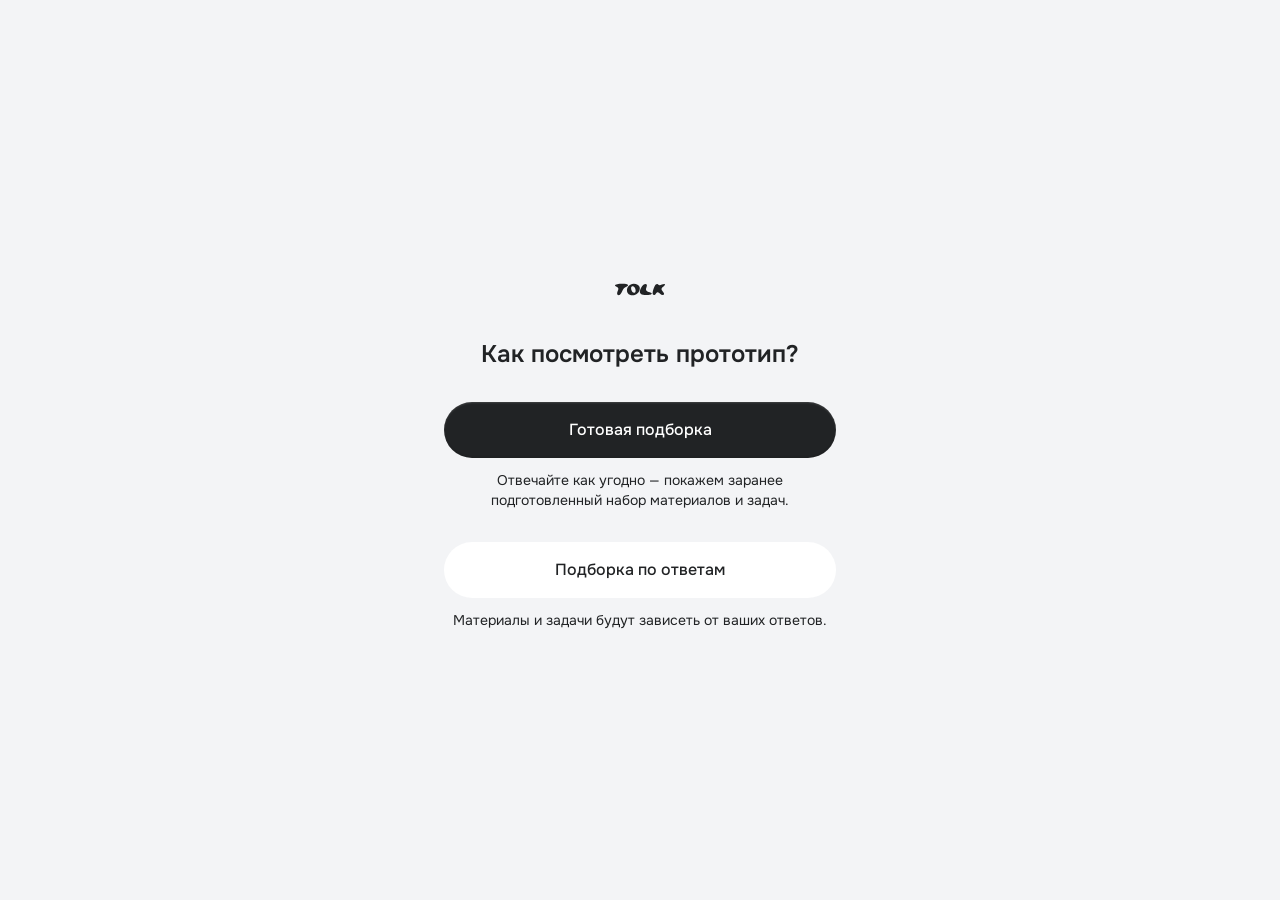
<file: index.html>
<!doctype html>
<html lang="ru">
  <head>
    <meta charset="UTF-8" />
    <meta name="viewport" content="width=device-width, initial-scale=1, viewport-fit=cover" />
    <meta name="theme-color" content="#ffffff" />
    <meta name="robots" content="noindex, nofollow" />
    <meta name="apple-mobile-web-app-capable" content="yes" />
    <meta name="apple-mobile-web-app-status-bar-style" content="default" />
    <meta name="apple-mobile-web-app-title" content="Толк" />
    <link rel="manifest" href="./manifest.webmanifest" />
    <link rel="apple-touch-icon" href="./icons/tolk-192.png" />
    <title>Толк · прототип</title>
    <link rel="icon" href="data:," />
    <script type="module" crossorigin src="./assets/index-Syo_A0Gn.js"></script>
    <link rel="stylesheet" crossorigin href="./assets/index-D8M39sBz.css">
  </head>
  <body>
    <div id="root"></div>
  </body>
</html>
</file>
<file: assets/index-D8M39sBz.css>
@font-face{font-family:Onest;font-style:normal;font-display:swap;font-weight:400;src:url(./onest-cyrillic-ext-400-normal-C0aKJzIG.woff2)format("woff2"),url(./onest-cyrillic-ext-400-normal-CV3RJNZo.woff)format("woff");unicode-range:U+460-52F,U+1C80-1C8A,U+20B4,U+2DE0-2DFF,U+A640-A69F,U+FE2E-FE2F}@font-face{font-family:Onest;font-style:normal;font-display:swap;font-weight:400;src:url(./onest-cyrillic-400-normal-BTdD9fLi.woff2)format("woff2"),url(./onest-cyrillic-400-normal-BQq8x-Ju.woff)format("woff");unicode-range:U+301,U+400-45F,U+490-491,U+4B0-4B1,U+2116}@font-face{font-family:Onest;font-style:normal;font-display:swap;font-weight:400;src:url(./onest-math-400-normal-BOdeoExJ.woff2)format("woff2"),url(./onest-math-400-normal-BoceZrtY.woff)format("woff");unicode-range:U+302-303,U+305,U+307-308,U+310,U+312,U+315,U+31A,U+326-327,U+32C,U+32F-330,U+332-333,U+338,U+33A,U+346,U+34D,U+391-3A1,U+3A3-3A9,U+3B1-3C9,U+3D1,U+3D5-3D6,U+3F0-3F1,U+3F4-3F5,U+2016-2017,U+2034-2038,U+203C,U+2040,U+2043,U+2047,U+2050,U+2057,U+205F,U+2070-2071,U+2074-208E,U+2090-209C,U+20D0-20DC,U+20E1,U+20E5-20EF,U+2100-2112,U+2114-2115,U+2117-2121,U+2123-214F,U+2190,U+2192,U+2194-21AE,U+21B0-21E5,U+21F1-21F2,U+21F4-2211,U+2213-2214,U+2216-22FF,U+2308-230B,U+2310,U+2319,U+231C-2321,U+2336-237A,U+237C,U+2395,U+239B-23B7,U+23D0,U+23DC-23E1,U+2474-2475,U+25AF,U+25B3,U+25B7,U+25BD,U+25C1,U+25CA,U+25CC,U+25FB,U+266D-266F,U+27C0-27FF,U+2900-2AFF,U+2B0E-2B11,U+2B30-2B4C,U+2BFE,U+3030,U+FF5B,U+FF5D,U+1D400-1D7FF,U+1EE??}@font-face{font-family:Onest;font-style:normal;font-display:swap;font-weight:400;src:url(./onest-symbols-400-normal-BKpJPZvB.woff2)format("woff2"),url(./onest-symbols-400-normal-Cyp7MkQ3.woff)format("woff");unicode-range:U+1-C,U+E-1F,U+7F-9F,U+20DD-20E0,U+20E2-20E4,U+2150-218F,U+2190,U+2192,U+2194-2199,U+21AF,U+21E6-21F0,U+21F3,U+2218-2219,U+2299,U+22C4-22C6,U+2300-243F,U+2440-244A,U+2460-24FF,U+25A0-27BF,U+28??,U+2921-2922,U+2981,U+29BF,U+29EB,U+2B??,U+4DC0-4DFF,U+FFF9-FFFB,U+10140-1018E,U+10190-1019C,U+101A0,U+101D0-101FD,U+102E0-102FB,U+10E60-10E7E,U+1D2C0-1D2D3,U+1D2E0-1D37F,U+1F0??,U+1F100-1F1AD,U+1F1E6-1F1FF,U+1F30D-1F30F,U+1F315,U+1F31C,U+1F31E,U+1F320-1F32C,U+1F336,U+1F378,U+1F37D,U+1F382,U+1F393-1F39F,U+1F3A7-1F3A8,U+1F3AC-1F3AF,U+1F3C2,U+1F3C4-1F3C6,U+1F3CA-1F3CE,U+1F3D4-1F3E0,U+1F3ED,U+1F3F1-1F3F3,U+1F3F5-1F3F7,U+1F408,U+1F415,U+1F41F,U+1F426,U+1F43F,U+1F441-1F442,U+1F444,U+1F446-1F449,U+1F44C-1F44E,U+1F453,U+1F46A,U+1F47D,U+1F4A3,U+1F4B0,U+1F4B3,U+1F4B9,U+1F4BB,U+1F4BF,U+1F4C8-1F4CB,U+1F4D6,U+1F4DA,U+1F4DF,U+1F4E3-1F4E6,U+1F4EA-1F4ED,U+1F4F7,U+1F4F9-1F4FB,U+1F4FD-1F4FE,U+1F503,U+1F507-1F50B,U+1F50D,U+1F512-1F513,U+1F53E-1F54A,U+1F54F-1F5FA,U+1F610,U+1F650-1F67F,U+1F687,U+1F68D,U+1F691,U+1F694,U+1F698,U+1F6AD,U+1F6B2,U+1F6B9-1F6BA,U+1F6BC,U+1F6C6-1F6CF,U+1F6D3-1F6D7,U+1F6E0-1F6EA,U+1F6F0-1F6F3,U+1F6F7-1F6FC,U+1F7??,U+1F800-1F80B,U+1F810-1F847,U+1F850-1F859,U+1F860-1F887,U+1F890-1F8AD,U+1F8B0-1F8BB,U+1F8C0-1F8C1,U+1F900-1F90B,U+1F93B,U+1F946,U+1F984,U+1F996,U+1F9E9,U+1FA00-1FA6F,U+1FA70-1FA7C,U+1FA80-1FA89,U+1FA8F-1FAC6,U+1FACE-1FADC,U+1FADF-1FAE9,U+1FAF0-1FAF8,U+1FB??}@font-face{font-family:Onest;font-style:normal;font-display:swap;font-weight:400;src:url(./onest-vietnamese-400-normal-5bytZ3jO.woff2)format("woff2"),url(./onest-vietnamese-400-normal-b_JsbRRP.woff)format("woff");unicode-range:U+102-103,U+110-111,U+128-129,U+168-169,U+1A0-1A1,U+1AF-1B0,U+300-301,U+303-304,U+308-309,U+323,U+329,U+1EA0-1EF9,U+20AB}@font-face{font-family:Onest;font-style:normal;font-display:swap;font-weight:400;src:url(./onest-latin-ext-400-normal-DN_ZkHKd.woff2)format("woff2"),url(./onest-latin-ext-400-normal-n6Pl0Elk.woff)format("woff");unicode-range:U+100-2BA,U+2BD-2C5,U+2C7-2CC,U+2CE-2D7,U+2DD-2FF,U+304,U+308,U+329,U+1D00-1DBF,U+1E00-1E9F,U+1EF2-1EFF,U+2020,U+20A0-20AB,U+20AD-20C0,U+2113,U+2C60-2C7F,U+A720-A7FF}@font-face{font-family:Onest;font-style:normal;font-display:swap;font-weight:400;src:url(./onest-latin-400-normal-9AYXx_QC.woff2)format("woff2"),url(./onest-latin-400-normal-RaMPE1jb.woff)format("woff");unicode-range:U+??,U+131,U+152-153,U+2BB-2BC,U+2C6,U+2DA,U+2DC,U+304,U+308,U+329,U+2000-206F,U+20AC,U+2122,U+2191,U+2193,U+2212,U+2215,U+FEFF,U+FFFD}@font-face{font-family:Onest;font-style:normal;font-display:swap;font-weight:500;src:url(./onest-cyrillic-ext-500-normal-BRptT_Q-.woff2)format("woff2"),url(./onest-cyrillic-ext-500-normal-C2Nf5dsb.woff)format("woff");unicode-range:U+460-52F,U+1C80-1C8A,U+20B4,U+2DE0-2DFF,U+A640-A69F,U+FE2E-FE2F}@font-face{font-family:Onest;font-style:normal;font-display:swap;font-weight:500;src:url(./onest-cyrillic-500-normal-CJRUgmys.woff2)format("woff2"),url(./onest-cyrillic-500-normal-BMFE-GJD.woff)format("woff");unicode-range:U+301,U+400-45F,U+490-491,U+4B0-4B1,U+2116}@font-face{font-family:Onest;font-style:normal;font-display:swap;font-weight:500;src:url(./onest-math-500-normal-BAEyco5m.woff2)format("woff2"),url(./onest-math-500-normal-CFbo1AvL.woff)format("woff");unicode-range:U+302-303,U+305,U+307-308,U+310,U+312,U+315,U+31A,U+326-327,U+32C,U+32F-330,U+332-333,U+338,U+33A,U+346,U+34D,U+391-3A1,U+3A3-3A9,U+3B1-3C9,U+3D1,U+3D5-3D6,U+3F0-3F1,U+3F4-3F5,U+2016-2017,U+2034-2038,U+203C,U+2040,U+2043,U+2047,U+2050,U+2057,U+205F,U+2070-2071,U+2074-208E,U+2090-209C,U+20D0-20DC,U+20E1,U+20E5-20EF,U+2100-2112,U+2114-2115,U+2117-2121,U+2123-214F,U+2190,U+2192,U+2194-21AE,U+21B0-21E5,U+21F1-21F2,U+21F4-2211,U+2213-2214,U+2216-22FF,U+2308-230B,U+2310,U+2319,U+231C-2321,U+2336-237A,U+237C,U+2395,U+239B-23B7,U+23D0,U+23DC-23E1,U+2474-2475,U+25AF,U+25B3,U+25B7,U+25BD,U+25C1,U+25CA,U+25CC,U+25FB,U+266D-266F,U+27C0-27FF,U+2900-2AFF,U+2B0E-2B11,U+2B30-2B4C,U+2BFE,U+3030,U+FF5B,U+FF5D,U+1D400-1D7FF,U+1EE??}@font-face{font-family:Onest;font-style:normal;font-display:swap;font-weight:500;src:url(./onest-symbols-500-normal-x8bjkRDT.woff2)format("woff2"),url(./onest-symbols-500-normal-BnHuuehd.woff)format("woff");unicode-range:U+1-C,U+E-1F,U+7F-9F,U+20DD-20E0,U+20E2-20E4,U+2150-218F,U+2190,U+2192,U+2194-2199,U+21AF,U+21E6-21F0,U+21F3,U+2218-2219,U+2299,U+22C4-22C6,U+2300-243F,U+2440-244A,U+2460-24FF,U+25A0-27BF,U+28??,U+2921-2922,U+2981,U+29BF,U+29EB,U+2B??,U+4DC0-4DFF,U+FFF9-FFFB,U+10140-1018E,U+10190-1019C,U+101A0,U+101D0-101FD,U+102E0-102FB,U+10E60-10E7E,U+1D2C0-1D2D3,U+1D2E0-1D37F,U+1F0??,U+1F100-1F1AD,U+1F1E6-1F1FF,U+1F30D-1F30F,U+1F315,U+1F31C,U+1F31E,U+1F320-1F32C,U+1F336,U+1F378,U+1F37D,U+1F382,U+1F393-1F39F,U+1F3A7-1F3A8,U+1F3AC-1F3AF,U+1F3C2,U+1F3C4-1F3C6,U+1F3CA-1F3CE,U+1F3D4-1F3E0,U+1F3ED,U+1F3F1-1F3F3,U+1F3F5-1F3F7,U+1F408,U+1F415,U+1F41F,U+1F426,U+1F43F,U+1F441-1F442,U+1F444,U+1F446-1F449,U+1F44C-1F44E,U+1F453,U+1F46A,U+1F47D,U+1F4A3,U+1F4B0,U+1F4B3,U+1F4B9,U+1F4BB,U+1F4BF,U+1F4C8-1F4CB,U+1F4D6,U+1F4DA,U+1F4DF,U+1F4E3-1F4E6,U+1F4EA-1F4ED,U+1F4F7,U+1F4F9-1F4FB,U+1F4FD-1F4FE,U+1F503,U+1F507-1F50B,U+1F50D,U+1F512-1F513,U+1F53E-1F54A,U+1F54F-1F5FA,U+1F610,U+1F650-1F67F,U+1F687,U+1F68D,U+1F691,U+1F694,U+1F698,U+1F6AD,U+1F6B2,U+1F6B9-1F6BA,U+1F6BC,U+1F6C6-1F6CF,U+1F6D3-1F6D7,U+1F6E0-1F6EA,U+1F6F0-1F6F3,U+1F6F7-1F6FC,U+1F7??,U+1F800-1F80B,U+1F810-1F847,U+1F850-1F859,U+1F860-1F887,U+1F890-1F8AD,U+1F8B0-1F8BB,U+1F8C0-1F8C1,U+1F900-1F90B,U+1F93B,U+1F946,U+1F984,U+1F996,U+1F9E9,U+1FA00-1FA6F,U+1FA70-1FA7C,U+1FA80-1FA89,U+1FA8F-1FAC6,U+1FACE-1FADC,U+1FADF-1FAE9,U+1FAF0-1FAF8,U+1FB??}@font-face{font-family:Onest;font-style:normal;font-display:swap;font-weight:500;src:url(./onest-vietnamese-500-normal-CYcoD-Qw.woff2)format("woff2"),url(./onest-vietnamese-500-normal-B-ujVS1X.woff)format("woff");unicode-range:U+102-103,U+110-111,U+128-129,U+168-169,U+1A0-1A1,U+1AF-1B0,U+300-301,U+303-304,U+308-309,U+323,U+329,U+1EA0-1EF9,U+20AB}@font-face{font-family:Onest;font-style:normal;font-display:swap;font-weight:500;src:url(./onest-latin-ext-500-normal-BOsNMgOh.woff2)format("woff2"),url(./onest-latin-ext-500-normal-BG_GNqt_.woff)format("woff");unicode-range:U+100-2BA,U+2BD-2C5,U+2C7-2CC,U+2CE-2D7,U+2DD-2FF,U+304,U+308,U+329,U+1D00-1DBF,U+1E00-1E9F,U+1EF2-1EFF,U+2020,U+20A0-20AB,U+20AD-20C0,U+2113,U+2C60-2C7F,U+A720-A7FF}@font-face{font-family:Onest;font-style:normal;font-display:swap;font-weight:500;src:url(./onest-latin-500-normal-2-RsuwM3.woff2)format("woff2"),url(./onest-latin-500-normal-CVP923du.woff)format("woff");unicode-range:U+??,U+131,U+152-153,U+2BB-2BC,U+2C6,U+2DA,U+2DC,U+304,U+308,U+329,U+2000-206F,U+20AC,U+2122,U+2191,U+2193,U+2212,U+2215,U+FEFF,U+FFFD}@font-face{font-family:Onest;font-style:normal;font-display:swap;font-weight:600;src:url(./onest-cyrillic-ext-600-normal-akDnvndp.woff2)format("woff2"),url(./onest-cyrillic-ext-600-normal-DARnoHZf.woff)format("woff");unicode-range:U+460-52F,U+1C80-1C8A,U+20B4,U+2DE0-2DFF,U+A640-A69F,U+FE2E-FE2F}@font-face{font-family:Onest;font-style:normal;font-display:swap;font-weight:600;src:url(./onest-cyrillic-600-normal-BZYKVyuq.woff2)format("woff2"),url(./onest-cyrillic-600-normal-DXk93W_-.woff)format("woff");unicode-range:U+301,U+400-45F,U+490-491,U+4B0-4B1,U+2116}@font-face{font-family:Onest;font-style:normal;font-display:swap;font-weight:600;src:url(./onest-math-600-normal-DtDLLcx3.woff2)format("woff2"),url(./onest-math-600-normal-Cg9O0yw7.woff)format("woff");unicode-range:U+302-303,U+305,U+307-308,U+310,U+312,U+315,U+31A,U+326-327,U+32C,U+32F-330,U+332-333,U+338,U+33A,U+346,U+34D,U+391-3A1,U+3A3-3A9,U+3B1-3C9,U+3D1,U+3D5-3D6,U+3F0-3F1,U+3F4-3F5,U+2016-2017,U+2034-2038,U+203C,U+2040,U+2043,U+2047,U+2050,U+2057,U+205F,U+2070-2071,U+2074-208E,U+2090-209C,U+20D0-20DC,U+20E1,U+20E5-20EF,U+2100-2112,U+2114-2115,U+2117-2121,U+2123-214F,U+2190,U+2192,U+2194-21AE,U+21B0-21E5,U+21F1-21F2,U+21F4-2211,U+2213-2214,U+2216-22FF,U+2308-230B,U+2310,U+2319,U+231C-2321,U+2336-237A,U+237C,U+2395,U+239B-23B7,U+23D0,U+23DC-23E1,U+2474-2475,U+25AF,U+25B3,U+25B7,U+25BD,U+25C1,U+25CA,U+25CC,U+25FB,U+266D-266F,U+27C0-27FF,U+2900-2AFF,U+2B0E-2B11,U+2B30-2B4C,U+2BFE,U+3030,U+FF5B,U+FF5D,U+1D400-1D7FF,U+1EE??}@font-face{font-family:Onest;font-style:normal;font-display:swap;font-weight:600;src:url(./onest-symbols-600-normal-xTLJvtuG.woff2)format("woff2"),url(./onest-symbols-600-normal-DbXpb-tr.woff)format("woff");unicode-range:U+1-C,U+E-1F,U+7F-9F,U+20DD-20E0,U+20E2-20E4,U+2150-218F,U+2190,U+2192,U+2194-2199,U+21AF,U+21E6-21F0,U+21F3,U+2218-2219,U+2299,U+22C4-22C6,U+2300-243F,U+2440-244A,U+2460-24FF,U+25A0-27BF,U+28??,U+2921-2922,U+2981,U+29BF,U+29EB,U+2B??,U+4DC0-4DFF,U+FFF9-FFFB,U+10140-1018E,U+10190-1019C,U+101A0,U+101D0-101FD,U+102E0-102FB,U+10E60-10E7E,U+1D2C0-1D2D3,U+1D2E0-1D37F,U+1F0??,U+1F100-1F1AD,U+1F1E6-1F1FF,U+1F30D-1F30F,U+1F315,U+1F31C,U+1F31E,U+1F320-1F32C,U+1F336,U+1F378,U+1F37D,U+1F382,U+1F393-1F39F,U+1F3A7-1F3A8,U+1F3AC-1F3AF,U+1F3C2,U+1F3C4-1F3C6,U+1F3CA-1F3CE,U+1F3D4-1F3E0,U+1F3ED,U+1F3F1-1F3F3,U+1F3F5-1F3F7,U+1F408,U+1F415,U+1F41F,U+1F426,U+1F43F,U+1F441-1F442,U+1F444,U+1F446-1F449,U+1F44C-1F44E,U+1F453,U+1F46A,U+1F47D,U+1F4A3,U+1F4B0,U+1F4B3,U+1F4B9,U+1F4BB,U+1F4BF,U+1F4C8-1F4CB,U+1F4D6,U+1F4DA,U+1F4DF,U+1F4E3-1F4E6,U+1F4EA-1F4ED,U+1F4F7,U+1F4F9-1F4FB,U+1F4FD-1F4FE,U+1F503,U+1F507-1F50B,U+1F50D,U+1F512-1F513,U+1F53E-1F54A,U+1F54F-1F5FA,U+1F610,U+1F650-1F67F,U+1F687,U+1F68D,U+1F691,U+1F694,U+1F698,U+1F6AD,U+1F6B2,U+1F6B9-1F6BA,U+1F6BC,U+1F6C6-1F6CF,U+1F6D3-1F6D7,U+1F6E0-1F6EA,U+1F6F0-1F6F3,U+1F6F7-1F6FC,U+1F7??,U+1F800-1F80B,U+1F810-1F847,U+1F850-1F859,U+1F860-1F887,U+1F890-1F8AD,U+1F8B0-1F8BB,U+1F8C0-1F8C1,U+1F900-1F90B,U+1F93B,U+1F946,U+1F984,U+1F996,U+1F9E9,U+1FA00-1FA6F,U+1FA70-1FA7C,U+1FA80-1FA89,U+1FA8F-1FAC6,U+1FACE-1FADC,U+1FADF-1FAE9,U+1FAF0-1FAF8,U+1FB??}@font-face{font-family:Onest;font-style:normal;font-display:swap;font-weight:600;src:url(./onest-vietnamese-600-normal-BB-MkYnX.woff2)format("woff2"),url(./onest-vietnamese-600-normal-Banm7-ne.woff)format("woff");unicode-range:U+102-103,U+110-111,U+128-129,U+168-169,U+1A0-1A1,U+1AF-1B0,U+300-301,U+303-304,U+308-309,U+323,U+329,U+1EA0-1EF9,U+20AB}@font-face{font-family:Onest;font-style:normal;font-display:swap;font-weight:600;src:url(./onest-latin-ext-600-normal-DJ0mJiNR.woff2)format("woff2"),url(./onest-latin-ext-600-normal-HzGxiJ8N.woff)format("woff");unicode-range:U+100-2BA,U+2BD-2C5,U+2C7-2CC,U+2CE-2D7,U+2DD-2FF,U+304,U+308,U+329,U+1D00-1DBF,U+1E00-1E9F,U+1EF2-1EFF,U+2020,U+20A0-20AB,U+20AD-20C0,U+2113,U+2C60-2C7F,U+A720-A7FF}@font-face{font-family:Onest;font-style:normal;font-display:swap;font-weight:600;src:url(./onest-latin-600-normal-DM19Lk_j.woff2)format("woff2"),url(./onest-latin-600-normal-D88KJsY0.woff)format("woff");unicode-range:U+??,U+131,U+152-153,U+2BB-2BC,U+2C6,U+2DA,U+2DC,U+304,U+308,U+329,U+2000-206F,U+20AC,U+2122,U+2191,U+2193,U+2212,U+2215,U+FEFF,U+FFFD}:root{--corner-smoothing:.6;--corner-curve:calc(1 + var(--corner-smoothing) * .6);--gray-00:#fff;--gray-50:#f7f8f9;--gray-100:#f3f4f6;--gray-200:#e7e9ec;--gray-300:#d8dbdf;--gray-400:#c2c7cc;--gray-500:#a8aeb5;--gray-600:#8b939b;--gray-700:#788087;--gray-800:#60666c;--gray-900:#3d4247;--gray-950:#212325;--accent-50:#f2f7fd;--accent-100:#edf4fc;--accent-200:#dde8f7;--accent-300:#bcd0f0;--accent-400:#98b4e2;--accent-500:#7396d1;--accent-600:#5578b8;--accent-700:#415e94;--accent-800:#334a73;--accent-900:#27384f;--accent-950:#1a2433;--error-50:#fdf0ef;--error-500:#b3261e;--error-700:#8a1c16;--success-50:#eff5f2;--success-500:#2e6b4f;--success-700:#24523d;--warning-50:#fbf3e8;--warning-500:#8a5a12;--warning-700:#6b460e;--info-50:#eff3f9;--info-500:#3a5a8c;--info-700:#2c456a;--alert-500:#f94d44;--gray-950-a65:#212325a6;--gray-950-a40:#21232566;--gray-950-a20:#21232533;--gray-00-a50:#ffffff80;--gray-00-a16:#ffffff29;--gray-100-a01:#f3f4f603;--surface-default:var(--gray-00);--surface-subtle:var(--gray-100);--surface-sunken:var(--gray-50);--surface-muted:var(--gray-200);--surface-placeholder:var(--gray-300);--surface-action-primary:var(--gray-950);--surface-action-primary-pressed:var(--gray-900);--surface-action-secondary:var(--gray-100);--surface-action-secondary-pressed:var(--gray-200);--surface-action-ghost-pressed:var(--gray-100);--surface-scrim:var(--gray-950-a65);--surface-overlay:var(--gray-950-a40);--surface-glass:var(--gray-00-a50);--surface-glass-subtle:var(--gray-00-a16);--surface-scroll-edge:var(--gray-100-a01);--text-primary:var(--gray-950);--text-secondary:var(--gray-800);--text-disabled:var(--gray-500);--text-on-action:var(--gray-00);--label-primary:var(--gray-900);--label-secondary:var(--gray-800);--label-tertiary:var(--gray-500);--icon-default:var(--gray-950);--icon-muted:var(--gray-700);--icon-subtle:var(--gray-500);--icon-on-action:var(--gray-00);--icon-inactive:var(--gray-950-a20);--border-default:var(--gray-300);--border-strong:var(--gray-500);--border-subtle:var(--gray-200);--border-selected:var(--gray-950);--border-error:var(--error-500);--border-focus-ring:var(--accent-700);--border-glass:var(--gray-00-a16);--feedback-error:var(--error-500);--feedback-success:var(--success-500);--feedback-warning:var(--warning-500);--feedback-info:var(--info-500);--feedback-urgent:var(--alert-500);--feedback-on-state:var(--gray-00);--space-4:4px;--space-8:8px;--space-12:12px;--space-16:16px;--space-20:20px;--space-24:24px;--space-32:32px;--space-48:48px;--space-64:64px;--radius-none:0;--radius-xxs:4px;--radius-xs:6px;--radius-s:8px;--radius-m:16px;--radius-ml:20px;--radius-l:24px;--radius-lxl:28px;--radius-xl:32px;--radius-pill:100px;--shadow-sm:0 1px 2px #2123250f;--shadow-md:0 4px 12px #21232514;--shadow-lg:0 12px 32px #2123251a;--shadow-up:0 -4px 12px #21232514;--shadow-edge:0 0 2px #00000040;--shadow-liquid:0 8px 40px 0 #0000001f;--shadow-deep:0 12px 24px #080f2459;--shadow-hint:0 12px 12px #080f2426;--shadow-button:inset 0 -1px 2px #00000026, inset 0 1px 2px #ffffff26;--blur-backdrop:blur(16px);--hero:linear-gradient(180deg, #bcd0f0 0%, #edf4fc 100%);--hero-soft:linear-gradient(180deg, #dde8f7 0%, #eef1f4 100%);--surface-raised:linear-gradient(180deg, #f3f4f6 0%, #eeeff2 100%);--hero-fade:linear-gradient(180deg, #dee8f7 0%, #dee8f7b2 55%, #dee8f700 100%);--font-sans:"Onest", system-ui, -apple-system, sans-serif;--spring-smooth:var(--motion-result-curve);--spring-snappy:var(--motion-result-curve);--spring-bouncy:cubic-bezier(.16, 1, .3, 1);--motion-press:.1s;--motion-feedback:.15s;--motion-small:.36s;--motion-selection:.34s;--motion-navigation:.52s;--motion-result-travel:.7s;--motion-result-fade:.44s;--motion-result-overlap:.44s;--motion-result-distance:64px;--motion-result-curve:linear(0, .0009838, .0038197, .0083427, .0143989, .0218446, .0305457, .0403775, .0512234, .0629753, .0755324, .0888011, .102694, .117132, .132038, .147345, .162987, .178906, .195048, .211361, .227799, .24432, .260884, .277457, .294004, .310497, .326907, .343211, .359385, .375411, .391268, .406942, .422418, .437682, .452724, .467533, .4821, .49642, .510484, .524288, .537827, .551098, .564099, .576827, .589281, .601461, .613367, .624999, .636358, .647446, .658265, .668817, .679104, .689129, .698896, .708408, .717668, .72668, .735448, .743976, .752268, .760328, .768162, .775772, .783164, .790341, .79731, .804073, .810636, .817004, .82318, .829169, .834976, .840605, .84606, .851346, .856468, .861429, .866234, .870887, .875391, .879752, .883972, .888057, .892008, .895832, .89953, .903107, .906566, .90991, .913144, .91627, .919291, .922211, .925033, .927759, .930393, .932937, .935395, .937769, .940061, .942274, .944411, .946474, .948466, .950388, .952243, .954034, .955762, .957429, .959037, .960589, .962086, .96353, .964922, .966265, .967561, .968809, .970014, .971175, .972294, .973373, .974413, .975415, .976382, .977313, .97821, .979075, .979908, .980711, .981484, .982229, .982947, .983638, .984304, .984946, .985563, .986158, .986731, .987283, .987814, .988326, .988818, .989292, .989749, .990188, .990611, .991018, .99141, .991787, .99215, .992499, .992836, .993159, .993471, .99377, .994058, .994336, .994602, .994859, .995106, .995344, .995572, .995792, .996003, .996207, .996402, .996591, .996771, .996945, .997113, .997274, .997428, .997577, .99772, .997858, .99799, .998117, .99824, .998357, .99847, .998579, .998683, .998783, .99888, .998973, .999062, .999147, .99923, .999309, .999385, .999458, .999528, .999596, .999661, .999723, .999783, .999841, .999896, .999949, 1);--motion-result-departure:.52s;--motion-result-exit-curve:cubic-bezier(.42, 0, .75, .35);--motion-result-stagger:70ms;--motion-result-opacity:cubic-bezier(.4, 0, .2, 1);--motion-opacity-curve:cubic-bezier(.4, 0, .2, 1);--motion-sheet:.56s;--motion-exit:.18s;--motion-stagger:60ms;--motion-reduced:.15s;--motion-none:0s;--motion-linear:linear;--motion-scale-press:.97;--motion-scale-glass:1.03;--motion-scale-pill:1.02;--motion-scale-stretch:1.03;--motion-text-press:.6;--motion-menu-start:.8;--motion-sheet-dismiss:.25;--motion-sheet-fling:.55;--motion-sheet-expand:64;--motion-resistance:.22;--motion-spring-frequency:14;--motion-spring-damping:1;--motion-numeric-distance:60%;--motion-reverse-min-time:.001ms;--motion-sheet-expanded-top:63;--motion-sheet-tail-height:200px;--motion-drag-slop:8;--motion-drag-threshold:32;--motion-lighten:.16;--motion-selector-press:.8;--motion-slider-stretch-offset:.45;--motion-demo-x:24%;--motion-demo-selector-x:38%;--motion-demo-sheet-y:85%;--motion-demo-opacity:.35}@supports (animation-timing-function:linear(0, 1)){:root{--spring-smooth:var(--motion-result-curve);--spring-snappy:var(--motion-result-curve);--spring-bouncy:linear(0, .21, .55, .82, .98, 1.012, 1.009, 1.003, 1)}}*,:before,:after{box-sizing:border-box}@supports (corner-shape:superellipse(1.36)){.phone :where(.sheet,.sheet-card,.task-card,.option,.option-card,.group-option,.comment,.new-task-name,.option-field,.collection-promo,.collection-promo__shade,.collection-hero,.collection-hero__visual,.collection-content,.article-link,.situation-card,.match-note,.own-empty,.home-hero,.home-hero__material,.home-quick-tile,.home-tasks,.home-next,.home-material,.home-care__card,.home-community__card,.new-task-file,.new-task-attachment){corner-shape:superellipse(var(--corner-curve))}}html,body{height:100%;margin:0}body{font-family:var(--font-sans);color:var(--text-primary);background:var(--surface-subtle);-webkit-font-smoothing:antialiased;-webkit-tap-highlight-color:transparent;text-rendering:optimizelegibility}button{font:inherit;color:inherit;cursor:pointer;text-align:inherit;background:0 0;border:0;padding:0}input,textarea{font:inherit;color:inherit}p,h1,h2,h3,h4{margin:0}:focus-visible{outline:2px solid var(--border-focus-ring);outline-offset:2px}.t-display-l{font-size:28px;font-weight:600;line-height:36px}.t-display{font-size:24px;font-weight:600;line-height:32px}.t-title{font-size:20px;font-weight:500;line-height:28px}.t-heading-l{font-size:18px;font-weight:600;line-height:24px}.t-heading{font-size:16px;font-weight:600;line-height:24px}.t-body,.t-body-list{font-size:16px;font-weight:400;line-height:24px}.t-body-list li+li{margin-top:4px}.t-action{font-size:16px;font-weight:500;line-height:24px}.t-body-small{font-size:14px;font-weight:400;line-height:20px}.t-label{font-size:14px;font-weight:500;line-height:20px}.t-caption{font-size:12px;font-weight:600;line-height:20px}.c-secondary{color:var(--text-secondary)}.phone{background:var(--surface-default);width:100%;height:100dvh;position:relative;overflow:hidden}.phone-host{min-height:100dvh}@media (width>=500px){.phone-host{place-items:center;height:100dvh;display:grid;overflow:clip}.phone{width:390px;height:844px;box-shadow:var(--shadow-lg), 0 0 0 10px #111;border-radius:48px;flex:none}}.screen{overscroll-behavior:contain;scrollbar-width:none;position:absolute;inset:0;overflow:hidden auto}.screen::-webkit-scrollbar{display:none}.screen-bottom{z-index:20;padding-bottom:env(safe-area-inset-bottom);background:linear-gradient(transparent, var(--surface-default) 24px);position:absolute;bottom:0;left:0;right:0}.phone--capture{--frame-h:846px;width:390px;height:846px;box-shadow:none;border-radius:0}.phone--capture .status-bar{height:59px}.phone--capture .status-bar>*{display:initial}.phone--capture .status-bar__signals{display:grid}.phone--capture .home-indicator{display:none}.phone--capture .welcome-screen__safe{height:34px}.phone{--status-h:59px;--safe-b:34px}@media (width<=499px){.phone:not(.phone--capture){--status-h:max(env(safe-area-inset-top), 12px);--safe-b:max(16px, env(safe-area-inset-bottom))}}.edge-top:before,.edge-bottom:before{content:"";z-index:-1;pointer-events:none;-webkit-backdrop-filter:blur(12px);backdrop-filter:blur(12px);position:absolute;left:0;right:0}.edge-top:before{top:calc(-1 * var(--edge-reach,var(--status-h)));background:linear-gradient(to bottom, var(--edge-color,var(--surface-default)) 0, color-mix(in srgb, var(--edge-color,var(--surface-default)) 78%, transparent) 60%, transparent);bottom:-24px;-webkit-mask-image:linear-gradient(#000 65%,#0000);mask-image:linear-gradient(#000 65%,#0000)}.edge-bottom:before{top:-24px;bottom:calc(-1 * var(--edge-reach,var(--safe-b)));background:linear-gradient(to top, var(--edge-color,var(--surface-default)) 0, color-mix(in srgb, var(--edge-color,var(--surface-default)) 78%, transparent) 60%, transparent);-webkit-mask-image:linear-gradient(#0000,#000 35%);mask-image:linear-gradient(#0000,#000 35%)}.phone__page{position:absolute;inset:0}.phone{isolation:isolate;transform:translateZ(0)}@media (width>=500px){.phone:not(.phone--capture){zoom:var(--phone-scale,1);--frame-h:844px}}.pinned-bar{top:calc(var(--status-h) + var(--pin-gap,0px));z-index:30;--edge-color:color-mix(in srgb, var(--accent-800) 88%, transparent);--edge-reach:calc(var(--status-h) + var(--pin-gap,0px));height:0;position:sticky}.pinned-bar.edge-top:before{opacity:var(--pinned-blur,0);bottom:-68px}.pinned-bar__space{flex:none;height:44px}.phone .screen:has(>.pinned-bar)>.status-bar{z-index:31;position:sticky;top:0}.screen--past-head>.status-bar--dark{color:#000}.screen--past-head>.status-bar--dark img{filter:invert()}.screen>.pinned-bar .t-action{color:var(--text-on-action)}.screen.screen--past-head>.pinned-bar .t-action{color:var(--text-primary)}.screen:has(>:is(.home-head,.plan-head)):not(.screen--past-head)>.pinned-bar .liquid-control{color:var(--text-on-action)}.screen:has(>.home-head):not(.screen--past-head)>.pinned-bar .search-pill>span:not([aria-hidden]){color:color-mix(in srgb, var(--text-on-action) 55%, transparent)}.screen:has(>:is(.home-head,.plan-head)):not(.screen--past-head)>.pinned-bar .liquid-control>:is(img,svg.figma-glyph){filter:brightness(0)invert();opacity:1}.screen:has(>.home-head):not(.screen--past-head)>.pinned-bar .search-pill>:is(img,svg.figma-glyph){opacity:.55}.screen:has(>.home-head):not(.screen--past-head)>.pinned-bar .avatar>img{filter:brightness(.3)sepia()saturate(2)hue-rotate(170deg)}.phone{-webkit-user-select:none;user-select:none;container-type:size}.phone :is(input,textarea){-webkit-user-select:text;user-select:text}.screen>.pinned-bar{--edge-color:color-mix(in srgb, var(--surface-default) calc(var(--pinned-white,0) * 100%), color-mix(in srgb, var(--accent-800) 88%, transparent))}.screen>.status-bar--dark,.screen>.status-bar--dark img,.screen>.pinned-bar .t-action{transition:color var(--motion-selection) var(--spring-smooth), filter var(--motion-selection) var(--spring-smooth)}.phone .phone__page .screen>.status-bar{z-index:31;position:sticky;top:0}.phone:has(.sheet__bar) .home-indicator{display:none}.glass.liquid-control,.icon-btn.liquid-control{isolation:isolate;-webkit-backdrop-filter:none;background:0 0;overflow:visible;box-shadow:0 8px 15px #00000005,0 0 0 .5px #232d3e1f}.phone :is(.glass.liquid-control,.icon-btn.liquid-control,.plan-view-switch.glass--frosted):active{background:0 0}:root .phone:not(.phone--capture) .liquid-control{transform-origin:50%;transition:transform var(--motion-exit) var(--spring-snappy), box-shadow var(--motion-exit) var(--spring-snappy);transform:scale(1)}.liquid-control:before{content:"";border-radius:inherit;pointer-events:auto;background:0 0;position:absolute;inset:-3px}:root .phone .liquid-control:after{display:none}.liquid-control__material{z-index:-2;border-radius:inherit;pointer-events:none;-webkit-backdrop-filter:var(--glass-lens) saturate(1.2);transition:background-color var(--motion-exit) var(--spring-snappy);background:#ffffff3b;position:absolute;inset:0;box-shadow:inset 0 1px .75px #ffffff2e,inset 0 -1px .75px #ffffff40,inset .5px 0 .5px #0000001a,inset -.5px 0 .5px #0000001a}:root .phone:not(.phone--capture) .liquid-control:is([data-finger],:active,[data-state=pressed]):not(:disabled){transform:scale(var(--motion-scale-press));transition-duration:var(--motion-press);box-shadow:0 3px 8px #00000005,0 0 0 .5px #232d3e1f}.liquid-control:is([data-finger],:active,[data-state=pressed]):not(:disabled) .liquid-control__material{transition-duration:var(--motion-press);background-color:#ffffff2e}:root .phone:not(.phone--capture) .liquid-nav button[data-finger]:not(:disabled){transform:none}@media (prefers-reduced-motion:reduce){:root .phone:not(.phone--capture) .liquid-control,:root .phone:not(.phone--capture) .liquid-control:is([data-finger],:active,[data-state=pressed]):not(:disabled){transition-duration:var(--motion-none);transform:none}.liquid-control__material,.liquid-control:is([data-finger],:active,[data-state=pressed]):not(:disabled) .liquid-control__material{transition-duration:var(--motion-none)}}@media (prefers-reduced-transparency:reduce){:root .phone .glass.liquid-control,:root .phone .icon-btn.liquid-control,:root .phone:not(.phone--capture) .liquid-control:is([data-finger],:active,[data-state=pressed]):not(:disabled){background:var(--surface-muted);-webkit-backdrop-filter:none}.liquid-control__material,.glass-mirror{display:none}}.glass-content{z-index:4;pointer-events:none;border-radius:0;position:absolute;top:-28px;left:-28px}.glass-button__content{justify-content:center;align-items:center;gap:inherit;min-width:0;display:inline-flex}:root .phone .glass-gpu-ready[data-optics-active] :is(.tab__icon,.tab__label,.glass-button__content),:root .phone .plan-view-switch.glass-gpu-ready[data-optics-active]>button>svg{visibility:hidden}:root .phone .glass-gpu-ready>:is(.motion-slider__lens,.liquid-control__lens){display:none}:root .phone .glass-backdrop-svg:before{-webkit-backdrop-filter:var(--glass-lens,blur(.25px))}.glass-mirror{z-index:-3;border-radius:inherit;pointer-events:none;--glass-mirror-fade:.12s;position:absolute;inset:0;overflow:hidden}.glass-refract{filter:var(--glass-mirror-filter);position:absolute;inset:0;overflow:hidden}.liquid-control{--glass-mirror-filter:var(--glass-lens) saturate(1.2)}.liquid-nav,.plan-view-switch{--glass-mirror-filter:var(--glass-lens)}.glass-mirror[data-fast]{opacity:0;transition:opacity var(--glass-mirror-fade)}[data-glass-pause] .glass-mirror{opacity:0;transition:none}:root .phone .liquid-control.glass-mirrored .liquid-control__material,:root .phone .glass-mirrored.glass--frosted:before{-webkit-backdrop-filter:none}.glass-content{visibility:hidden}.glass-gpu-ready[data-optics-active]>.glass-content{visibility:visible}.btn{justify-content:center;align-items:center;gap:var(--space-8);padding:var(--space-16) var(--space-24);border-radius:var(--radius-pill);text-align:center;height:56px;font-size:16px;font-weight:500;line-height:24px;display:inline-flex}.btn--sm{height:40px;padding:0 var(--space-24);font-size:14px;line-height:20px}.btn--block{width:100%}.btn--primary{background:var(--surface-action-primary);color:var(--text-on-action);box-shadow:var(--shadow-button)}.btn--primary:active{background:var(--surface-action-primary)}.btn--secondary{background:var(--surface-action-secondary);color:var(--text-primary)}.btn--secondary:active{background:var(--surface-action-secondary)}.btn--ghost{color:var(--text-primary)}.btn--ghost:active,.btn--ghost[data-state=pressed]{background:var(--surface-subtle)}.btn:disabled{cursor:default}.btn--primary:disabled{opacity:.4;box-shadow:none}.icon-btn{border-radius:var(--radius-pill);width:44px;height:44px;color:var(--icon-default);flex:none;place-items:center;display:inline-grid}.icon-btn--default{background:var(--surface-subtle)}.icon-btn--default:active{background:var(--surface-action-ghost-pressed)}.icon-btn--filled{background:var(--surface-action-primary);color:var(--icon-on-action)}.icon-btn--small{background:#000;width:36px;height:36px}.icon-btn--ghost{width:32px;height:32px}.icon-btn--glass{background:var(--surface-glass);width:32px;height:32px;-webkit-backdrop-filter:var(--blur-backdrop);backdrop-filter:var(--blur-backdrop)}.icon-btn--filled[data-state=pressed]{background:var(--surface-action-primary-pressed)}.icon-btn:disabled{opacity:.4}.glass{border-radius:var(--radius-pill);-webkit-backdrop-filter:blur(12px)saturate(1.8);backdrop-filter:blur(12px)saturate(1.8);min-width:44px;height:44px;color:var(--icon-default);background:#ffffffd1;flex:none;justify-content:center;align-items:center;gap:4px;padding:0 10px;display:inline-flex;position:relative;box-shadow:0 0 0 .5px #0000000f,0 6px 24px #0000001a,inset 0 1px 1px #fff,inset 0 -1px 1px #ffffffa6}.glass--icon{width:44px;padding:0}.glass--text{letter-spacing:-.25px;font-feature-settings:"ss16" 1;color:var(--text-primary);padding:0 12px;font-size:14px;font-weight:500;line-height:16px}.glass:active{background:#ffffffd9}.check{border-radius:var(--radius-pill);border:1.4px solid var(--border-default);width:24px;height:24px;color:var(--icon-on-action);background:0 0;flex:none;place-items:center;display:inline-grid}.check--on{background:var(--surface-action-primary);border-color:var(--surface-action-primary)}:is(.check,.checkbox):not(.check--on,.checkbox--on)>:is(img,svg.figma-glyph){opacity:0;transform:scale(.6)}.checkbox{border:1.4px solid var(--border-default);border-radius:var(--radius-s);background:var(--surface-default);place-items:center;width:24px;height:24px;display:inline-grid}.checkbox--on{border-color:var(--surface-action-primary);background:var(--surface-action-primary)}.checkbox:disabled{opacity:.4;cursor:default}.divider{background:var(--border-subtle);flex:none;height:1px}.divider--icon{margin-left:32px}.status-bar{letter-spacing:-.32px;color:#000;flex:none;justify-content:space-between;align-items:center;height:59px;font:600 16px/21px -apple-system,SF Pro Text,system-ui,sans-serif;display:flex;position:relative}.status-bar__time{text-align:center;width:54px;height:21px;margin-left:44.5px;padding-top:1px}.status-bar__signals{place-items:center;width:132px;height:59px;padding-right:11px;display:grid;position:absolute;left:258px}.status-bar--dark{color:#fff}.status-bar .island{background:#000;border-radius:100px;width:125px;height:37px;margin-left:-62.5px;position:absolute;top:11px;left:50%}.home-indicator{display:none!important}@media (width<=499px){.status-bar{height:max(env(safe-area-inset-top), 12px)}.status-bar>*,.home-indicator{display:none}}.phone{--glass-tab-body:62px;--glass-tab-safe:max(21px, env(safe-area-inset-bottom));--tab-dock-height:calc(var(--glass-tab-body) + var(--glass-tab-safe))}.phone--compact-nav{--compact-tab-body:44px;--compact-tab-padding:var(--space-8);--compact-tab-height:calc(1px + var(--compact-tab-body) + 2 * var(--compact-tab-padding) + env(safe-area-inset-bottom));--tab-dock-height:var(--compact-tab-height)}.tab-bar{z-index:20;padding:16px 25px max(25px, env(safe-area-inset-bottom));pointer-events:none;position:absolute;bottom:0;left:0;right:0}.tab-bar.edge-bottom:before{display:none}.tab-bar__fade{z-index:-1;pointer-events:none;position:absolute;inset:-2px 0 0}.tab-bar__fade>i{-webkit-backdrop-filter:blur(var(--fade-blur));backdrop-filter:blur(var(--fade-blur));-webkit-mask-image:linear-gradient(to bottom, transparent var(--fade-start), #000 var(--fade-peak), #000 var(--fade-end), transparent var(--fade-out));-webkit-mask-image:linear-gradient(to bottom, transparent var(--fade-start), #000 var(--fade-peak), #000 var(--fade-end), transparent var(--fade-out));mask-image:linear-gradient(to bottom, transparent var(--fade-start), #000 var(--fade-peak), #000 var(--fade-end), transparent var(--fade-out));position:absolute;inset:0}.tab-bar__fade:after{content:"";background:linear-gradient(#fff0,#ffffffb3 34%,#ffffffd9 75%);position:absolute;inset:0}.tab-bar:has(.liquid-nav){padding:16px 21px var(--glass-tab-safe,max(21px, env(safe-area-inset-bottom)))}.tab-bar__inner.liquid-nav{height:var(--glass-tab-body,62px);border-radius:var(--radius-pill);--lens-radius:32px;padding:4px 6px}.tab-bar__inner{pointer-events:auto;height:54px;padding:0 2px;display:flex;position:relative}.tab-bar__inner:before{content:"";-webkit-backdrop-filter:blur(7px);backdrop-filter:blur(7px);background:linear-gradient(#f4f4f4f2,#fcfcfcf2),#ffffffa6;border-radius:296px;position:absolute;inset:-4px;box-shadow:0 8px 40px #0000001f,inset 0 1px 1px #fff,inset 0 -1px 1px #fff}.tab{border-radius:var(--radius-pill);min-width:0;height:54px;color:var(--text-primary);flex-direction:column;flex:1;justify-content:center;align-items:center;gap:.5px;margin-right:-8px;padding:6px 8px 7px;display:flex;position:relative}.tab:last-child{margin-right:0}.tab--active{color:var(--accent-700)}.tab--active:before{content:"";border-radius:var(--radius-pill);background:color-mix(in srgb, var(--surface-subtle) 95.8%, var(--surface-action-primary));position:absolute;inset:0 -2px}.tab__label{font-variation-settings:"wdth" 100;white-space:nowrap;font:590 10px/12px SF Pro,-apple-system,system-ui,sans-serif;position:relative}.tab:nth-child(2){gap:1px}.tab:nth-child(2) .tab__label{letter-spacing:-.1px}.tab:nth-child(2) .tab__icon{align-items:end}.tab__icon{place-items:center;width:28px;height:28px;display:grid;position:relative}.tab-bar--compact{padding:var(--compact-tab-padding) env(safe-area-inset-right) calc(var(--compact-tab-padding) + env(safe-area-inset-bottom)) env(safe-area-inset-left);border-top:1px solid var(--border-subtle);background:var(--surface-default);pointer-events:auto}.tab-bar--compact .tab-bar__inner{height:var(--compact-tab-body);padding:0}.tab-bar--compact :is(.tab-bar__inner,.tab--active):before{content:none}.tab-bar--compact .tab{border-radius:0;gap:0;height:100%;min-height:44px;margin:0;padding:0}.tab-bar--compact .tab:not(.tab--active){color:var(--text-secondary)}.tab-bar--compact .tab__icon{width:var(--space-20);height:var(--space-20);place-items:center}.tab-bar--compact .tab__icon>:is(img,svg){width:100%;height:100%}.tab-bar--compact .t-label{font-size:.75rem;line-height:1rem}.tab-bar--compact .tab:focus-visible{outline-offset:-2px}.app-bar{justify-content:space-between;align-items:center;gap:var(--space-8);height:44px;padding:0 var(--space-16);flex:none;display:flex}.app-bar__side{align-items:center;gap:var(--space-8);min-width:44px;display:flex}.app-bar__side--end{justify-content:flex-end}.app-bar__title{font-size:16px;font-weight:500;line-height:24px}.app-bar__logo{height:36px;color:var(--icon-default);place-items:center;padding-top:1px;display:grid}.search-pill{flex:1;justify-content:flex-start;gap:6px;padding:0 10px}.search-pill span{color:#0000008c;font-size:14px;font-weight:500;line-height:16px}.search-pill>:is(img,svg.figma-glyph){filter:brightness(0);opacity:.55}.avatar{border-radius:var(--radius-pill);width:40px;height:40px;color:var(--icon-muted);background:0 0;place-items:center;display:grid}.view-switch{padding:0 4px;display:flex}.view-switch button{border-radius:var(--radius-pill);width:44px;height:36px;color:var(--icon-default);place-items:center;display:grid}.view-switch button[aria-pressed=true]{background:#21232514}.screen-title{gap:var(--space-4);flex-direction:column;display:flex}.section-header{gap:var(--space-8);flex-direction:column;display:flex}.action-bar{gap:var(--space-12);padding:var(--space-16);flex-direction:column;flex:none;display:flex}.action-bar--row{gap:var(--space-8);flex-direction:row}.action-bar--row>*{flex:1}.option{align-items:center;gap:var(--space-12);width:100%;min-height:56px;padding:var(--space-8) var(--space-16) var(--space-8) var(--space-8);border-radius:var(--radius-l);background:var(--surface-subtle);display:flex}.option__plate{border-radius:var(--radius-m);background:var(--surface-default);flex:none;place-items:center;width:40px;height:40px;display:grid}.option__label{-webkit-line-clamp:2;-webkit-box-orient:vertical;flex:1;min-width:0;display:-webkit-box;overflow:hidden}.option--no-icon{padding-left:var(--space-20)}.option--multiline .option__label{-webkit-line-clamp:unset;display:block;overflow:visible}.option--multiline{padding-top:var(--space-16);padding-bottom:var(--space-16)}.option--field,.option--add{height:56px;padding:var(--space-16) var(--space-16) var(--space-16) var(--space-20);border:1px solid var(--border-default);color:var(--text-secondary);background:0 0}.option--add{border-color:#0000;position:relative}.dashed-border{pointer-events:none;width:calc(100% + 2px);height:calc(100% + 2px);position:absolute;inset:-1px;overflow:visible}.dashed-border path{fill:none;stroke:var(--border-strong);stroke-width:1px;stroke-dasharray:4 6}.option--field input,.option--field textarea{resize:none;min-width:0;color:var(--text-primary);background:0 0;border:0;outline:0;flex:1;padding:0}.option--field input::placeholder,.option--field textarea::placeholder{color:var(--text-secondary)}.chips{gap:var(--space-8);flex-wrap:wrap;display:flex}.chips--stable{flex-flow:column;align-items:flex-start}.chips__row{align-items:center;gap:inherit;max-width:100%;display:flex}.chip-slot{vertical-align:middle;max-width:100%;display:inline-flex;position:relative}.chip-slot__measure{align-items:center;gap:var(--space-8);width:max-content;padding:var(--space-8) var(--space-8) var(--space-8) var(--space-16);visibility:hidden;pointer-events:none;display:inline-flex;position:absolute;top:0;left:0}.chip-slot__measure:after{content:"";width:var(--space-20);height:var(--space-20);flex:none}.chip{align-items:center;gap:var(--space-8);padding:var(--space-8) var(--space-16);border-radius:var(--radius-pill);background:var(--surface-subtle);color:var(--text-primary);display:inline-flex}.chip--selected{padding-right:var(--space-8);background:var(--surface-action-primary);color:var(--text-on-action)}.option-card{justify-content:center;align-items:center;gap:var(--space-4);width:100%;padding:var(--space-20) var(--space-16);border-radius:var(--radius-xl);background:var(--surface-subtle);text-align:center;flex-direction:column;display:flex}.option-card:has(.option-card__plate:not(.option-card__plate--bare)){height:140px}.option-card:has(.option-card__plate--bare){height:132px}.option-card__plate{border-radius:var(--radius-pill);background:var(--surface-default);place-items:center;width:40px;height:40px;display:grid}.option-card__plate--bare{background:0 0;width:32px;height:32px}.option-card__space{flex:none;width:1px;height:4px}.option-card__text{flex-direction:column;gap:4px;display:flex}.dots{align-items:center;gap:var(--space-12);display:flex}.dots i{border-radius:var(--radius-pill);background:var(--surface-default);opacity:.5;width:8px;height:8px}.dots i[data-on]{opacity:1;width:32px}.dots i{transition-property:width,height,opacity;transition-duration:var(--motion-small), var(--motion-small), var(--motion-selection);transition-timing-function:var(--spring-smooth);flex:none}.dots i[data-size=s]{width:6px;height:6px}.dots i[data-size=xs]{width:4px;height:4px}.glass-seg{gap:var(--space-4);padding:var(--space-4);border-radius:var(--radius-pill);background:var(--surface-glass-subtle);-webkit-backdrop-filter:blur(16px);backdrop-filter:blur(16px);display:inline-flex;box-shadow:inset 0 1px #ffffff59,0 8px 24px -4px #0003}.glass-seg button{min-width:96px;padding:var(--space-8) var(--space-16);border-radius:var(--radius-pill);color:var(--text-on-action);opacity:.4;text-align:center;font-size:14px;font-weight:500;line-height:20px}.glass-seg button[aria-pressed=true]{opacity:1;background:var(--surface-default);color:var(--text-primary);box-shadow:0 1px 2px #1f33591f,0 4px 10px -2px #1f335929,inset 0 -1px 2px #14264d0f}.head-glow{z-index:0;background:#172954;position:absolute;inset:0 0 auto;overflow:hidden}.head-glow i{filter:blur(100px);border-radius:50%;position:absolute}.head-glow--screen{background:0 0}.head-glow--screen:before,.head-glow--screen:after{content:"";pointer-events:none;background:radial-gradient(at 35% 42%,#6b91d078,#5578b826 35%,#0000 65%);animation:18s ease-in-out -4s infinite alternate head-glow-wave;position:absolute;inset:-30%}.head-glow--screen:after{background:radial-gradient(at 65%,#17295466,#0000 60%);animation-duration:23s;animation-direction:alternate-reverse;animation-delay:-12s}@keyframes head-glow-wave{0%{transform:translate(-7%,5%)scale(1.04,.94)}to{transform:translate(9%,-7%)scale(.96,1.1)}}.phone--capture .head-glow--screen:before,.phone--capture .head-glow--screen:after{opacity:0;animation:none}@media (prefers-reduced-motion:reduce){.head-glow--screen:before,.head-glow--screen:after{opacity:0;animation:none}}.avatar{position:relative;overflow:hidden}.avatar>img{width:30px;height:51.25px;position:absolute;top:5px;left:5px}.result-card{justify-content:space-between;gap:var(--space-20);width:326px;height:326px;padding:var(--space-24) var(--space-24) var(--space-32);background:linear-gradient(#fff 0%,#f1f5fb 100%);border-radius:48px;flex-direction:column;flex:none;display:flex;box-shadow:0 0 2px #00000040,0 -2px 10px #1f335914,0 12px 24px -4px #1f33592e,0 32px 64px -12px #1f33593d,inset 0 -3px 6px #14264d1a,inset 0 1px #fff}.result-card__head{justify-content:space-between;align-items:center;display:flex}.result-card__date{align-items:center;gap:var(--space-8);color:var(--text-secondary);font-size:16px;font-weight:500;line-height:24px;display:flex}.result-card__date>span{padding-top:2px}.result-card__menu{place-items:center;width:32px;height:32px;display:grid;position:relative}.result-card__menu:after{content:"";position:absolute;inset:-6px}.result-card__text{white-space:pre-line;gap:var(--space-8);flex-direction:column;display:flex}.result-reason{align-items:flex-start;gap:var(--space-4);font-size:14px;font-weight:500;line-height:20px;display:flex}.result-reason>:is(img,svg.figma-glyph){width:20px;height:20px}.result-card__reason{color:var(--text-secondary)}.cal{padding:var(--space-16);border-radius:var(--radius-xl);box-shadow:inset 0 0 0 1.25px var(--border-subtle);flex-direction:column;gap:12px;display:flex}.cal__days{gap:inherit;flex-direction:column;display:flex}.cal__head{justify-content:space-between;align-items:center;height:32px;display:flex}.cal__row{justify-content:space-between;display:flex}.cal__dow{text-align:center;width:32px;color:var(--text-secondary);font-size:14px;font-weight:500;line-height:20px}.cal-date{border-radius:var(--radius-pill);background:var(--surface-action-secondary);width:32px;height:32px;color:var(--text-primary);place-items:center;font-size:14px;font-weight:500;line-height:20px;display:grid}.cal-date--disable{background:var(--surface-action-ghost-pressed);color:var(--text-disabled)}.cal-date--pressed{background:var(--surface-action-primary);color:var(--text-on-action)}.cal-date--empty{background:0 0}.row{align-items:center;gap:var(--space-8);display:flex}.cal__head h2{align-items:center;gap:var(--space-4);white-space:nowrap;font-size:16px;font-weight:500;line-height:24px;display:flex}.cal__title-plain{display:none}.cal__more{flex:none}.cal__head .icon-btn svg{width:24px;height:24px}.onboarding-calendar{gap:var(--space-16)}.cal-date--past:not(.cal-date--pressed){background:var(--surface-sunken);color:var(--text-disabled)}.option--own{cursor:pointer;padding-left:var(--space-16)}.option__edit{width:32px;height:32px;margin-right:calc(-1 * var(--space-4));border-radius:var(--radius-pill);flex:none;place-items:center;display:grid}.option--field:focus-within{border-color:var(--border-focus-ring,var(--accent-700))}.chip{transition:padding-right .42s var(--spring-bouncy),background-color .18s ease,color .18s ease;gap:0}.chip-mark{transition:grid-template-columns .42s var(--spring-bouncy),margin-left .42s var(--spring-bouncy);grid-template-columns:0fr;margin-left:0;display:grid}.chip-mark__clip{min-width:0;overflow:visible}.chip-mark :is(img,svg.figma-glyph){opacity:0;transition:transform .48s var(--spring-bouncy),opacity .22s ease;display:block;transform:scale(.25)}.chip--selected .chip-mark{margin-left:var(--space-8);grid-template-columns:1fr}.chip--selected .chip-mark :is(img,svg.figma-glyph){opacity:1;transform:scale(1)}@media (prefers-reduced-motion:reduce){.chip,.chip-mark,.chip-mark img{transition:none}}.task-card{gap:var(--space-12);width:100%;padding:var(--space-16);border-radius:var(--radius-l);background:var(--surface-default);box-shadow:var(--shadow-edge);text-align:left;text-wrap:wrap;display:flex}@supports (corner-shape:superellipse(1.36)){.task-card{corner-shape:superellipse(var(--corner-curve));border-radius:30px}}.task-card__check{border-radius:var(--radius-s);width:24px;height:24px;box-shadow:inset 0 0 0 1.4px var(--border-default), inset 0 1px 4px #0000000d;color:var(--icon-on-action);flex:none;place-items:center;display:grid}.task-card__check--done{box-shadow:none;background:0 0}.task-card__body{flex-direction:column;flex:1;gap:6px;min-width:0;display:flex}.task-card--unscheduled .task-card__body{gap:var(--space-8)}.task-card__title{color:var(--text-primary);-webkit-box-decoration-break:slice;box-decoration-break:slice;background:linear-gradient(currentColor,currentColor) 0 53%/0% 1.5px no-repeat;transition:background-size .36s cubic-bezier(.4,0,.2,1) .14s,color .32s cubic-bezier(.16,1,.3,1) .12s}.task-card[data-retained-done] .task-card__title{color:var(--text-disabled);background-size:100% 1.5px}.task-card__note{flex-direction:column;display:flex}.task-card__note:has(.plan-task-review){margin-top:-6px}.task-card__meta{align-items:center;gap:var(--space-4);color:var(--text-secondary);transition:color .32s cubic-bezier(.16,1,.3,1) .12s;display:flex}.task-card[data-retained-done] .task-card__meta{color:var(--text-disabled)}.task-card__meta--overdue{color:var(--feedback-error)}.task-card__dot{background:var(--icon-muted);border-radius:50%;width:2px;height:2px}.task-card__menu{width:20px;height:24px;color:var(--text-primary);flex:none;align-self:flex-start;place-items:center;display:grid;position:relative}.task-card--capture .task-card__title,.task-card--capture .task-card__meta{transition:none}@media (prefers-reduced-motion:reduce){.task-card__title,.task-card__meta{transition:none}}.task-card__menu:after{content:"";position:absolute;inset:-12px}.schedule-pill{align-self:flex-start;align-items:center;gap:var(--space-4);padding:var(--space-4) var(--space-12) var(--space-4) var(--space-8);border-radius:var(--radius-pill);background:var(--surface-subtle);color:var(--text-primary);display:inline-flex}.task-group{gap:var(--space-12);flex-direction:column;display:flex}.task-group__head{justify-content:space-between;align-items:center;gap:var(--space-4);min-height:44px;padding-left:2px;display:flex}.task-group__title{align-items:center;gap:var(--space-8);letter-spacing:-.4px;font-feature-settings:"ss02" 1;display:flex}.task-group__count{opacity:.4}.task-group__toggle{border-radius:var(--radius-pill);background:var(--surface-subtle);width:28px;height:28px;color:var(--icon-muted);flex:none;place-items:center;display:grid}.task-group__title{transform:translateY(1px)}.sheet-overlay{z-index:30;background:var(--surface-overlay);position:absolute;inset:0}.sheet{z-index:31;border-radius:var(--radius-xl) var(--radius-xl) 0 0;background:var(--surface-subtle);flex-direction:column;max-height:calc(100% - 48px);display:flex;position:absolute;bottom:0;left:0;right:0;overflow:hidden}.sheet__grabber{border-radius:var(--radius-xxs);background:var(--border-default);z-index:4;width:36px;height:5px;margin-left:-18px;position:absolute;top:8px;left:50%}.sheet{--sheet-bar-end:calc(var(--space-16) + max(0px, env(safe-area-inset-bottom) - var(--motion-keyboard-inset,0px)));--sheet-bar-height:calc(56px + var(--space-16) + var(--sheet-bar-end))}.sheet__scroll{padding:var(--space-16) var(--space-16) var(--sheet-bar-end);gap:var(--space-24);scrollbar-width:none;flex-direction:column;flex:1;display:flex;overflow-y:auto}.sheet__header{z-index:3;padding:16px 16px 0;position:absolute;top:0;left:0;right:0}.sheet__header:before{content:"";z-index:-1;pointer-events:none;background:linear-gradient(var(--sheet-bg,var(--surface-subtle)) 55%, color-mix(in srgb, var(--sheet-bg,var(--surface-subtle)) 85%, transparent) 68%, color-mix(in srgb, var(--sheet-bg,var(--surface-subtle)) 45%, transparent) 84%, transparent);position:absolute;inset:0 0 -40px}.sheet__scroll{padding-top:76px;scroll-padding-top:76px}.task-sheet.task-sheet--expanded{height:calc(100% - 63px)}.sheet__grabber--interactive{touch-action:none;background:0 0;width:72px;height:20px;margin-left:-36px;top:0}.sheet__grabber--interactive:after{content:"";border-radius:var(--radius-xxs);background:var(--border-default);width:36px;height:5px;position:absolute;top:8px;left:18px}.sheet__header--draggable{touch-action:none}.sheet__bar{padding:var(--space-16) var(--space-16) var(--sheet-bar-end);background:var(--surface-scroll-edge);flex:none}.task-sheet{height:min(655px,100% - 128px)}.task-sheet .sheet__bar{isolation:isolate;position:absolute;bottom:0;left:0;right:0}.task-sheet .sheet__bar:before{content:"";z-index:-1;pointer-events:none;-webkit-backdrop-filter:blur(2px);backdrop-filter:blur(2px);position:absolute;inset:0;-webkit-mask-image:linear-gradient(#0000,#000 60%);mask-image:linear-gradient(#0000,#000 60%)}.task-sheet--expanded .sheet__bar:before{-webkit-backdrop-filter:blur(8px);backdrop-filter:blur(8px)}.task-sheet .sheet__scroll{padding-bottom:calc(var(--sheet-bar-height) + var(--space-16));scroll-padding-bottom:var(--sheet-bar-height)}.task-sheet__header{gap:var(--space-16);flex-direction:column;display:flex}.task-sheet .app-bar{padding-inline:0}.task-sheet__title{gap:var(--space-8);flex-direction:column;display:flex}.task-sheet--expanded .task-sheet__title{margin-bottom:-4px}.task-sheet__comment{gap:var(--space-8);flex-direction:column;display:flex}.task-sheet .comment,.new-task-sheet .comment{box-shadow:none}.sheet-card{padding:var(--space-4) var(--space-16);border-radius:var(--radius-xl);background:var(--surface-default);flex-direction:column;display:flex}.sheet-card--short{border-radius:var(--radius-l)}.sheet-row{grid-template-columns:var(--space-20) minmax(0,1fr) auto;align-items:center;gap:var(--space-12);width:100%;min-height:52px;padding:var(--space-12) 0;text-align:left;display:grid}.sheet-row>:is(img,svg){width:var(--space-20);height:var(--space-20)}.sheet-card .divider--icon{margin-left:calc(var(--space-20) + var(--space-12))}.sheet-row__text{flex-direction:column;flex:1;min-width:0;display:flex}.sheet-row__value{padding:var(--space-4) var(--space-12);border-radius:var(--radius-pill);background:var(--surface-subtle);flex:none}.switch{background:var(--surface-muted);border-radius:100px;flex:none;width:64px;height:28px;position:relative}.switch:after{content:"";background:#fff;border-radius:100px;width:38px;height:24px;position:absolute;top:2px;left:2px}.switch:before{content:"";background:#ffffff80;width:1px;height:8px;position:absolute;top:10px;left:12px}.switch[aria-checked=true]{background:var(--surface-action-primary)}.switch[aria-checked=true]:after{transform:translate(22px)}.choice-row{align-items:center;gap:var(--space-12);width:100%;min-height:52px;padding:var(--space-12) 0;text-align:left;display:flex}.choice-row>span:first-child{flex:1}.wheel{justify-content:center;align-items:center;gap:var(--space-8);padding:var(--space-12) 0;display:flex;position:relative}.wheel__band{background:var(--surface-subtle);border-radius:12px;height:40px;position:absolute;top:77px;left:0;right:0}.wheel__col{scroll-snap-type:y mandatory;scrollbar-width:none;width:56px;height:170px;position:relative;overflow-y:auto}.wheel__col::-webkit-scrollbar{display:none}.wheel__cell{scroll-snap-align:center;height:34px;color:var(--text-secondary);place-items:center;font-size:16px;line-height:24px;display:grid}.wheel__cell[data-on]{color:var(--text-primary);font-size:20px;font-weight:500;line-height:28px}.wheel__cell[data-far]{color:var(--text-disabled);font-size:14px;line-height:20px}.wheel__pad{height:68px}.wheel__colon{font-size:16px;font-weight:600;line-height:24px;position:relative}.article-link{gap:var(--space-8);flex-direction:column;display:flex}.article-link__card{align-items:center;gap:var(--space-12);border-radius:var(--radius-lxl);background:var(--surface-default);text-align:left;width:100%;min-height:80px;padding:16px 16px 16px 20px;display:flex}.article-link__text{flex-direction:column;flex:1;min-width:0;display:flex}.article-link__cover{border-radius:var(--radius-s);background:var(--surface-muted) center / cover;flex:none;width:48px;height:48px}.comment{width:100%;padding:var(--space-16) var(--space-8) var(--space-16) var(--space-16);border-radius:var(--radius-l);background:var(--surface-default);display:block;box-shadow:0 0 2px #0003}.comment textarea{resize:none;field-sizing:content;background:0 0;border:0;outline:0;width:100%;min-height:48px;padding:0;display:block}.undo{left:16px;right:16px;bottom:calc(var(--compact-tab-height,100px) + var(--space-12));z-index:25;justify-content:space-between;align-items:center;gap:var(--space-8);padding:var(--space-12) var(--space-12) var(--space-12) var(--space-16);border-radius:var(--radius-pill);background:var(--surface-action-primary);color:var(--text-on-action);display:flex;position:absolute;box-shadow:0 4px 16px #00000040}.undo--inline{width:100%;position:relative;inset:auto}.undo__text{align-items:center;gap:var(--space-8);display:flex}.undo__btn{width:88px;height:32px;padding:6px var(--space-8) 6px 6px;text-align:center;border-radius:var(--radius-pill);background:var(--surface-subtle);color:var(--text-primary)}.answer-tag{padding:2px var(--space-8) 2px 2px;background:linear-gradient(180deg, #1e2f7a00 45%, #1e2f7a40 100%), linear-gradient(158.786deg, var(--accent-700), var(--accent-800) 80%);color:var(--text-on-action);border-radius:12px;align-self:flex-start;align-items:center;gap:2px;display:inline-flex;box-shadow:inset 0 1px 2px #ffffff26,0 2px 6px #415e9440}.notice{align-items:center;gap:var(--space-8);padding:var(--space-12);border-radius:var(--radius-l);background:var(--surface-sunken);display:flex}.notice__icon{flex:none;align-items:center;height:48px;padding-bottom:1px;display:flex}.memo{gap:var(--space-12);padding:var(--space-16);border-radius:var(--radius-xl);background:var(--surface-default);box-shadow:var(--shadow-edge);flex-direction:column;display:flex}.memo__row{gap:var(--space-12);display:flex}.memo__icon{flex:none;margin-top:12px}.memo__row:first-child .memo__icon{margin-top:0}.memo__text{padding:var(--space-12) 0;box-shadow:inset 0 1px 0 var(--border-subtle);flex:1}.memo__row:first-child .memo__text{box-shadow:none;padding-top:0}.doctor-questions{padding:var(--space-16);align-items:flex-start;gap:var(--space-16);border:1px solid var(--border-default);border-radius:var(--radius-xl);background:var(--surface-default);flex-direction:column;display:flex}.doctor-questions__head{gap:var(--space-4);flex-direction:column;display:flex}.doctor-questions__options{gap:var(--space-8);flex-direction:column;width:100%;display:flex}.doctor-questions .option--no-icon{padding-left:8px}.tag{align-items:center;gap:var(--space-4);padding:var(--space-4) var(--space-12) var(--space-4) var(--space-8);border-radius:var(--radius-pill);background:var(--surface-subtle);color:var(--text-primary);display:inline-flex}.tag--neutral{padding-left:var(--space-12);color:var(--text-secondary)}.tag--read{color:var(--text-secondary)}.tag--origin{color:var(--text-secondary);gap:8px;padding:8px 12px;font-weight:400}.tag__dot{border-radius:50%;width:8px;height:8px}.change-row{gap:var(--space-8);width:100%;padding:var(--space-16);border-radius:var(--radius-xl);background:var(--surface-default);text-align:left;flex-direction:column;display:flex;box-shadow:0 0 1px #00000040}.change-row .check,.group-option .check{border-color:var(--border-default);background:var(--surface-default)}.change-row .check--on,.group-option .check--on{background:var(--surface-action-primary);box-shadow:var(--shadow-button)}.change-row--short{border-radius:var(--radius-l)}.change-row__head{justify-content:space-between;align-items:center;display:flex}.offer{align-items:flex-start;gap:var(--space-12);padding:var(--space-16);border:1px solid var(--border-default);border-radius:var(--radius-xl);background:var(--surface-default);flex-direction:column;display:flex}.offer__head{gap:var(--space-4);flex-direction:column;display:flex}.offer-checklist{gap:var(--space-16);flex-direction:column;display:flex}.offer-checklist__head{gap:var(--space-8);flex-direction:column;display:flex}.group{gap:var(--space-4);flex-direction:column;display:flex}.group-option{align-items:center;gap:var(--space-12);width:100%;min-height:56px;padding:var(--space-12) var(--space-16);border-radius:var(--radius-s);background:var(--surface-subtle);text-align:left;display:flex}.group-option--top,.group-option--only{border-top-left-radius:var(--radius-l);border-top-right-radius:var(--radius-l)}.group-option--bottom,.group-option--only{border-bottom-left-radius:var(--radius-l);border-bottom-right-radius:var(--radius-l)}.group-option>span:first-child{flex:1}.situation{gap:var(--space-16);padding:var(--space-16);border-radius:var(--radius-xl);background:var(--surface-default);box-shadow:var(--shadow-edge);flex-direction:column;display:flex}.situation__text{gap:var(--space-4);flex-direction:column;padding-top:2px;display:flex}.situation :is(.chip,.chip-slot){font-size:14px;font-weight:500;line-height:20px}.applicability{align-items:center;gap:var(--space-8);padding:var(--space-4) var(--space-8) var(--space-4) var(--space-16);border-radius:var(--radius-l);background:var(--surface-default);border:1px solid var(--border-default);display:flex}.applicability>span{flex:1}.applicability .btn{padding-inline:24px}.applicability-question{gap:var(--space-12);padding:var(--space-16);border:1px solid var(--border-default);border-radius:var(--radius-xl);background:var(--surface-default);flex-direction:column;display:flex}.applicability-question__head{gap:var(--space-8);flex-direction:column;display:flex}.med-row{align-items:center;gap:var(--space-8);width:100%;min-height:48px;padding:var(--space-12) 0;text-align:left;display:flex}.med-row>span{flex:1}.med-card{justify-content:space-between;align-items:center;gap:var(--space-12);width:100%;padding:var(--space-16) var(--space-12) var(--space-16) var(--space-16);border-radius:var(--radius-l);background:var(--surface-default);box-shadow:var(--shadow-edge);text-align:left;display:flex}.pick-row{align-items:center;gap:var(--space-12);width:100%;min-height:56px;padding:var(--space-16);border-radius:var(--radius-l);background:var(--surface-subtle);text-align:left;display:flex}.pick-row>span:first-child{flex:1}.ios-menu-layer{z-index:40;position:absolute;inset:0}.ios-menu{-webkit-backdrop-filter:blur(16px);backdrop-filter:blur(16px);letter-spacing:-.43px;color:#1a1a1a;background:#f3f3f3e6;border-radius:34px;width:250px;padding:10px 16px;font:400 17px/20px SF Pro,-apple-system,system-ui,sans-serif;position:absolute;box-shadow:1.25px 0 0 -.75px #dbdbdb,-1.25px 0 0 -.75px #dbdbdb,0 0 0 .5px #dbdbdb,0 8px 48px #00000040,inset 0 1px 1px #fff,inset 0 -1px 1px #fff}.ios-menu button{align-items:center;gap:8px;width:100%;height:40px;padding:0 8px 0 6px;display:flex}.ios-menu__symbol{flex:none;place-items:center;width:28px;height:20px;display:grid}.ios-menu .danger{color:#ff383c}.ios-menu hr{background:#e6e6e6;border:0;height:1px;margin:10px 8px}.undo__ring{flex:none;transform:rotate(-90deg)}.undo__ring circle{fill:none;stroke-width:3px;stroke:#ffffff3d}.undo__ring circle+circle{stroke:#fff;stroke-linecap:round;stroke-dasharray:44;animation:undo-ring var(--motion-linear) both;animation-duration:inherit}@keyframes undo-ring{0%{stroke-dashoffset:0}to{stroke-dashoffset:44px}}.pick-row>span:first-child{flex-direction:column;gap:2px;display:flex}.pick-row--existing .check--on{background:var(--icon-muted,#a8aeb5);border-color:#0000}.check,.checkbox{color:var(--icon-on-action)}.ios-menu--choice{width:230px}.ios-menu--choice button{text-align:left;font-size:16px;line-height:24px}.sheet-row--switch{cursor:pointer}.sheet-field-panel{transition-duration:var(--motion-sheet);gap:0}.sheet-field-panel>.motion-collapse__inner{clip-path:inset(0);transition:opacity var(--motion-small) var(--spring-smooth),transform var(--motion-sheet) var(--spring-smooth);gap:0;overflow:hidden}.sheet-field-panel[data-open=false]>.motion-collapse__inner{opacity:0;visibility:hidden;transition:opacity var(--motion-small) var(--spring-smooth),transform var(--motion-sheet) var(--spring-smooth),visibility 0s linear var(--motion-sheet);transform:translateY(-8px)}.sheet__scroll:has(.sheet-field-panel){overflow-anchor:none}@media (prefers-reduced-motion:reduce){.sheet-field-panel,.sheet-field-panel>.motion-collapse__inner,.sheet-field-panel[data-open=false]>.motion-collapse__inner{transition:none}}.task-card__comment{box-sizing:border-box;border-radius:var(--radius-pill);background:var(--surface-subtle);width:calc(100% + 32px);color:var(--text-primary);overflow-wrap:anywhere;border-radius:18px;margin-top:10px;padding:8px 12px}.kit-missing-cell{position:absolute}.kit-quick-tiles{gap:16px;padding:16px;display:flex}.kit-quick-tiles .home-quick-tile{flex:0 0 123.333px}.kit-quick-tiles .t-label{font-feature-settings:"ss02" 1;line-height:22px}.kit-hero{border-radius:24px;flex-direction:column;gap:20px;padding:16px;display:flex;position:relative}.kit-hero__background{border-radius:inherit;position:absolute;inset:0;overflow:hidden}.kit-hero__background img{width:159.94%;max-width:none;height:159.05%;position:absolute;top:-29.33%;left:-29.97%}.kit-hero__head,.kit-hero__body{flex-direction:column;gap:8px;display:flex;position:relative}.kit-hero__head h2{align-items:center;gap:4px;display:flex}.kit-hero__body{gap:16px}.kit-hero__strip{scrollbar-width:none;gap:8px;margin-right:-32px;display:flex;overflow-x:auto}.kit-hero__material{background:#fff;border-radius:24px;flex-direction:column;flex:0 0 216px;justify-content:space-between;height:148px;padding:16px;display:flex;box-shadow:0 0 16px #00000014}.kit-hero__meta{justify-content:space-between;align-items:center;gap:4px;display:flex}.kit-muted{opacity:.4}.kit-hero--read .kit-hero__material h3{margin-bottom:4px}.kit-hero__survey-copy{flex-direction:column;gap:12px;display:flex}.kit-hero__survey-copy>div{flex-direction:column;gap:2px;display:flex}.kit-hero .btn--secondary{box-shadow:none;background:#fff}.kit-hero .btn--sm{height:44px}.kit-photo{color:#fff;background-position:50%;background-size:cover;border-radius:8px;flex-direction:column;flex:0 0 280px;justify-content:space-between;width:280px;height:220px;display:flex;position:relative;overflow:hidden;box-shadow:0 0 16px #00000014}.kit-photo--article{background-position:50%,50%,.05% 64.406%;background-size:auto,auto,99.92% 132.73%}.kit-photo__head{justify-content:space-between;align-items:center;padding:16px;display:flex}.kit-photo__head>span:first-child{align-items:center;gap:6px;padding-inline:2px;display:flex}.kit-photo__dismiss{-webkit-backdrop-filter:blur(8px);backdrop-filter:blur(8px);background:#ffffff80;border-radius:100px;place-items:center;width:24px;height:24px;display:grid}.kit-photo__copy{background:var(--surface-scrim);-webkit-backdrop-filter:blur(8px);backdrop-filter:blur(8px);flex-direction:column;gap:8px;padding:16px;display:flex}.kit-photo__copy p{text-overflow:ellipsis;white-space:nowrap;align-items:center;gap:4px;line-height:20px;display:flex;overflow:hidden}.kit-photo__copy .t-action{font-feature-settings:"ss02" 1}.kit-materials-strip{flex-direction:column;gap:8px;width:358px;display:flex}.kit-materials-strip__head{justify-content:space-between;align-items:center;padding-left:2px;display:flex}.kit-materials-strip__head>span{align-items:center;gap:2px;display:flex}.kit-materials-strip__cards{scrollbar-width:none;gap:4px;width:374px;margin-top:12px;display:flex;overflow-x:auto}.kit-materials-strip .kit-photo--article{border-radius:32px 8px 8px 32px}.kit-small-material{flex-direction:column;gap:12px;display:flex}.kit-small-material>img{object-fit:cover;border-radius:24px;width:175px;height:220px}.kit-small-material>div{flex-direction:column;gap:2px;padding-inline:4px;display:flex}.kit-article-question{flex-direction:column;gap:8px;display:flex}.kit-article-question h2{padding-inline:2px}.kit-article-question input{background:0 0;border:0;outline:0;width:100%;padding:0}.kit-month{background:#fff;height:374px}.kit-month__head{align-items:center;gap:4px;height:32px;display:flex}.kit-month__head h2{flex:1;font-size:18px;font-weight:600;line-height:24px}.kit-month__head>span{flex:none;place-items:center;width:32px;height:32px;display:grid}.kit-month__weekdays{text-align:center;height:20px;color:var(--text-secondary);grid-template-columns:repeat(7,1fr);align-items:center;margin:12px 0;font-size:12px;display:grid}.kit-month__days{grid-template-columns:repeat(7,1fr);grid-auto-rows:48px;gap:2px;display:grid}.kit-month__day{flex-direction:column;align-items:center;gap:6px;padding:4px 1px 2px;font-size:14px;font-weight:500;line-height:20px;display:flex}.kit-month__day>span{place-items:center;width:32px;height:32px;display:grid}.kit-month__day--past{color:var(--text-disabled)}.kit-month__today{background:var(--surface-action-primary);color:#fff;border-radius:100px}.kit-month__dots{align-items:center;gap:3px;height:6px;display:flex}.kit-month__dots i{width:5px;height:5px;color:var(--text-primary);background:currentColor;border-radius:100px}.kit-month__dots--late i{color:#ff5a58}.kit-month--dark{color:#fff;background:#212325;height:326px}.kit-month--dark .kit-month__head{gap:0}.kit-month--dark .kit-month__head>span{width:46px}.kit-month--dark .kit-month__head h2{text-align:center;order:1}.kit-month--dark .kit-month__head>span:last-child{order:2}.kit-month--dark .kit-month__days{column-gap:6px}.kit-month--dark .kit-month__weekdays{color:#fff9}.kit-month--dark .kit-month__day--past{color:#ffffff80}.kit-month--dark .kit-month__today{color:#212325;background:#fff}.kit-month--dark .kit-month__dots i{color:#ffffffbf}.kit-month--dark .kit-month__dots--late i{color:#ff5a58}.home-head{margin-top:calc(-1 * var(--status-h));padding-top:var(--status-h);background:var(--accent-800);padding-bottom:64px;position:relative;overflow:hidden}.home-head>.app-bar,.home-head__content{z-index:1;position:relative}.home-head__content{flex-direction:column;gap:24px;padding:24px 16px 0;display:flex}.home-greeting{color:#fff;flex-direction:column;gap:16px;display:flex}.home-quick-tiles{gap:8px;display:flex}.home-quick-tile{border-radius:var(--radius-l);background:var(--surface-default);height:96px;color:var(--text-primary);flex-direction:column;flex:1;justify-content:space-between;align-items:flex-start;padding:14px 16px;display:flex}.home-quick-tile :is(img,svg.figma-glyph){width:24px;height:24px}.notes-sheet .app-bar{padding-inline:0}.saved-note{gap:var(--space-12);flex-direction:column;display:flex}.saved-note .memo>.btn{min-height:44px}.home-hero{padding:var(--space-20);background:linear-gradient(#fff,#f1f5fb);border-radius:36px;flex-direction:column;gap:20px;display:flex;box-shadow:0 32px 64px #1f33593d,0 12px 24px #1f33592e,0 -2px 10px #1f335914,0 0 2px #00000040}.home-hero__copy{flex-direction:column;gap:8px;display:flex}.home-hero__strip{scrollbar-width:none;gap:8px;margin-right:-32px;display:flex;overflow-x:auto}.home-hero__material{border-radius:var(--radius-l);background:#fff;flex-direction:column;flex:0 0 216px;justify-content:space-between;height:148px;padding:16px;display:flex;box-shadow:0 0 16px #00000014}.home-hero__meta{justify-content:space-between;align-items:center;gap:8px;display:flex}.home-hero__meta :is(img,svg.figma-glyph){width:24px;height:24px}.home-band{z-index:2;border-radius:var(--radius-xl) var(--radius-xl) 0 0;background:#fff;flex-direction:column;gap:32px;margin-top:-32px;padding:24px 16px;display:flex;position:relative;box-shadow:0 -4px 12px #21232514}.home-task-section,.home-materials{flex-direction:column;gap:12px;display:flex}.home-section-heading{justify-content:space-between;align-items:center;min-height:40px;display:flex}.home-tasks{padding:var(--space-4);background:var(--surface-subtle);overflow-anchor:none;border-radius:28px;flex-direction:column;display:flex;overflow:hidden}.home-tasks .task-card{box-shadow:none;border-radius:var(--radius-s);transition:border-radius var(--motion-sheet) var(--spring-smooth)}.phone:not(.phone--capture) .home-tasks .task-card{transition:border-radius var(--motion-sheet) var(--spring-smooth), transform var(--motion-selection) var(--spring-smooth), opacity var(--motion-feedback) var(--spring-snappy)}.home-tasks>.task-card+.task-card{margin-top:var(--space-4)}.home-tasks>.task-card:first-child{border-top-left-radius:var(--radius-l);border-top-right-radius:var(--radius-l)}.home-tasks:not([data-expanded=true])[data-preview-count="1"]>.task-card:first-child,.home-tasks:not([data-expanded=true])[data-preview-count="2"]>.task-card:nth-child(2),.home-tasks__extra:last-child .task-card{border-bottom-left-radius:var(--radius-l);border-bottom-right-radius:var(--radius-l)}.home-tasks__reveal{transition:grid-template-rows var(--motion-sheet) var(--spring-smooth);flex:none;grid-template-rows:0fr;display:grid}.home-tasks__reveal[data-open=true]{grid-template-rows:1fr}.home-tasks__clip{min-height:0;overflow:hidden}.home-tasks__additional{gap:var(--space-4);padding-top:var(--space-4);flex-direction:column;display:flex}.home-tasks__extra{opacity:0;transition:opacity var(--motion-exit) var(--spring-smooth)}.home-tasks__extra .task-card{overflow:hidden}.phone:not(.phone--capture) .home-tasks__extra .task-card>*{transform:translateY(calc(-1 * var(--space-4)));transition:transform var(--motion-sheet) var(--spring-smooth)}.home-tasks__reveal[data-open=true] .home-tasks__extra{opacity:1;transition-duration:var(--motion-small);transition-delay:calc(var(--motion-press) + var(--row-index) * var(--motion-stagger))}.phone:not(.phone--capture) .home-tasks__reveal[data-open=true] .home-tasks__extra .task-card>*{transition-delay:calc(var(--motion-press) + var(--row-index) * var(--motion-stagger));transform:translateY(0)}.home-tasks__more{margin-top:var(--space-4);flex:none}@media (prefers-reduced-motion:reduce){.home-tasks .task-card,.home-tasks__reveal,.home-tasks__extra{transition:none!important}.phone:not(.phone--capture) .home-tasks__extra .task-card>*{transform:none;transition:none!important}}.home-tasks__more{justify-content:center;align-items:center;gap:4px;height:44px;display:flex}.home-materials__strip{scrollbar-width:none;gap:4px;margin-right:-16px;display:flex;overflow-x:auto}.home-material{background:var(--accent-800) center/cover;color:#fff;border-radius:24px 24px 8px 8px;flex-direction:column;flex:0 0 280px;justify-content:space-between;height:220px;display:flex;position:relative;overflow:hidden}.home-material__meta{align-items:center;gap:8px;padding:16px;display:flex}.home-material__copy{text-align:left;-webkit-backdrop-filter:blur(16px);backdrop-filter:blur(16px);background:#212325b3;flex-direction:column;gap:8px;padding:16px;display:flex}.home-material__copy>span:last-child{align-items:center;gap:8px;display:flex}.home-material__copy :is(img,svg.figma-glyph){width:16px;height:16px}.screen:has(.home-head)>.status-bar{z-index:2;position:relative}.home-community-care{background:#fff;flex-direction:column;gap:48px;padding:24px 16px;display:flex}.home-community,.home-care{flex-direction:column;gap:16px;display:flex}.home-community__card{border-radius:32px;flex-direction:column;align-items:center;gap:16px;padding:24px 16px 16px;display:flex;box-shadow:0 0 2px #0003}.home-community__card>img{object-fit:cover;border-radius:100px;width:64px;height:64px}.home-community__title{gap:var(--space-4);flex-direction:column;align-items:center;display:flex}.home-community .home-section-heading,.home-care .home-section-heading{min-height:28px}.home-community__actions{margin-top:var(--space-8)}.home-community__title p,.home-community__card>p{align-items:center;gap:4px;display:flex}.home-community__actions{gap:8px;width:100%;display:flex}.home-care__strip{scrollbar-width:none;gap:8px;margin-right:-16px;display:flex;overflow-x:auto}.home-care__card{flex-direction:column;flex:0 0 175px;gap:2px;display:flex}.home-care__card img{object-fit:cover;border-radius:24px;width:175px;height:220px;margin-bottom:10px}.home-care__card>span{padding-inline:var(--space-4)}.home-care .glass-seg{background:var(--surface-sunken);width:100%;box-shadow:none;-webkit-backdrop-filter:none;backdrop-filter:none;gap:0;padding:2px}.home-care .glass-seg button{letter-spacing:-.5px;color:var(--text-secondary);opacity:1;flex:1;padding:0;line-height:28px}.home-care .glass-seg button[aria-pressed=true]{color:var(--text-primary);box-shadow:0 1px 6px #00000029,inset 0 -1px 1px #0000000d}.home-see-all{align-items:center;gap:var(--space-4);letter-spacing:-.5px;font-size:14px;font-weight:600;line-height:28px;display:flex}.home-material{border-radius:var(--radius-s);background-size:cover}.home-material:first-child{border-top-left-radius:var(--radius-xl);border-bottom-left-radius:var(--radius-xl)}.home-material:last-child{border-top-right-radius:var(--radius-xl);border-bottom-right-radius:var(--radius-xl)}.home-material__meta{padding:var(--space-16) 18px;gap:6px}.home-material__meta :is(img,svg.figma-glyph){width:20px;height:20px}.home-material__title{text-overflow:ellipsis;white-space:nowrap;font-size:16px;font-weight:500;line-height:20px;overflow:hidden}.home-material__copy{background:var(--surface-scrim);-webkit-backdrop-filter:blur(8px);backdrop-filter:blur(8px);height:80px}.home-material__copy>span:last-child{gap:var(--space-4);font-weight:500;line-height:20px}.home-material__copy>span:last-child :is(img,svg.figma-glyph){width:20px;height:20px}.home-material__copy>span:last-child{white-space:nowrap;overflow:hidden}.home-materials{gap:var(--space-8)}.home-materials .home-section-heading{min-height:28px;padding-left:2px}.home-materials__strip{margin-top:var(--space-12)}.home-material:before{content:"";background:linear-gradient(180.264deg,#00000090 .29183%,#0000 45.989% 120.97%),linear-gradient(180.264deg,#0000 44.803% 65.594%,#00000090 99.708%);position:absolute;inset:0}.home-material__meta,.home-material__copy{position:relative}.home-material--home-prep,.home-material--skill-move,.home-material--care-basics,.home-material--doctor-questions{background-position:50%;background-size:cover}.home-material-all{justify-content:center;align-items:center;gap:var(--space-4);background:var(--surface-default);font-feature-settings:"ss02" 1;border-radius:8px 32px 32px 8px;flex-direction:column;flex:0 0 125px;height:220px;font-size:14px;font-weight:500;line-height:22px;display:flex;box-shadow:0 0 16px #00000014}.home-hero__strip{--strip-inset:calc(var(--space-16) + var(--space-20));padding:16px var(--strip-inset);margin:-16px calc(-1 * var(--strip-inset));scroll-padding-inline:var(--strip-inset);scroll-snap-type:x mandatory}.home-hero__material{scroll-snap-align:start}.home-hero__material:only-child{flex:auto}.home-materials__strip{margin:-4px -16px -16px;padding:16px;scroll-padding-left:16px}.home-care__strip{margin:0 -16px;padding:0 16px;scroll-padding-left:16px}.home-tasks{padding:var(--space-4);gap:0}.home-hero__survey{gap:var(--space-16);flex-direction:column;display:flex}.home-hero__survey strong{margin-bottom:2px;font-weight:600;display:block}.home-hero--survey .btn{height:44px;padding-block:0;font-size:14px;line-height:22px}.home-tasks__empty{gap:var(--space-4);padding:var(--space-12) var(--space-16) var(--space-16);background:var(--surface-default);corner-shape:inherit;border-radius:24px;flex-direction:column;display:flex}.home-band{clip-path:inset(-40px 0 0)}.home-material__close{z-index:1;-webkit-backdrop-filter:blur(8px);backdrop-filter:blur(8px);background:#0000008c;border-radius:50%;place-items:center;width:24px;height:24px;display:grid;position:absolute;top:14px;right:16px}.home-head .head-glow--screen{background:#27384f}.home-head .head-glow--screen>img{z-index:0;opacity:.25;width:100%;height:100%;display:block;position:relative}.home-head .head-glow--screen:before,.home-head .head-glow--screen:after{z-index:1;height:80%;animation:8s ease-in-out -2s infinite alternate home-glow-wave;inset:-25% -25% auto}.home-head .head-glow--screen:before{background:radial-gradient(#5578b8 12%,#5578b8cc 36%,#5578b800 70%)}.home-head .head-glow--screen:after{background:radial-gradient(#172954d9 8%,#27384f80 35%,#27384f00 70%);height:70%;animation-duration:12s;animation-direction:alternate-reverse;animation-delay:-7s;top:-8%}@keyframes home-glow-wave{0%{transform:translate(-28%,-10%)scale(.9,1.05)}to{transform:translate(28%,16%)scale(1.1,.95)}}.phone--capture .home-head .head-glow--screen{background:0 0}.phone--capture .home-head .head-glow--screen>img{opacity:1}.phone--capture .home-head .head-glow--screen:before,.phone--capture .home-head .head-glow--screen:after{opacity:0;animation:none}@media (prefers-reduced-motion:reduce){.home-head .head-glow--screen{background:0 0}.home-head .head-glow--screen>img{opacity:1}.home-head .head-glow--screen:before,.home-head .head-glow--screen:after{opacity:0;animation:none}}.home-material{isolation:isolate;--material-corners:8px;border-radius:var(--material-corners);clip-path:inset(0 round var(--material-corners))}.home-material:first-child{--material-corners:32px 8px 8px 32px}.home-material:last-child{--material-corners:8px 32px 32px 8px}.home-material:only-child{--material-corners:32px}.home-material__copy{border-bottom-left-radius:inherit;border-bottom-right-radius:inherit}.kit{background:#f5f5f5;width:100%;min-height:100vh;overflow:auto}.kit-toolbar{z-index:100;border-bottom:1px solid var(--border-subtle);background:#fff;flex-wrap:wrap;align-items:center;gap:8px 12px;padding:12px 16px;font-size:12px;line-height:20px;display:flex;position:sticky;top:0}.kit-toolbar span{font-weight:600}.kit-toolbar a{color:var(--text-secondary);text-decoration:none}.kit-toolbar a:hover{text-decoration:underline}.kit-board{width:7061px;height:13838px;position:relative}.kit-section{background:#fff;position:absolute}.kit-section>header{position:absolute;top:96px;left:96px}.kit-section>header h2{font-size:24px;font-weight:600;line-height:32px}.kit-section>header p{color:var(--text-secondary);margin-top:4px;font-size:16px;line-height:24px}.kit-board-master{position:absolute}.kit-master-label{color:#888;font-size:12px;line-height:16px;text-decoration:none;position:absolute;bottom:calc(100% + 8px)}.kit-master{background:#fff;flex:none;position:relative}.kit-cell{position:absolute}.kit-isolate{background:#fff;width:max-content;min-height:100vh}.kit-master--GlassSegment,.kit-master--CarouselDots{border-radius:16px}.kit-master .status-bar{height:59px}.kit-master .status-bar>*{display:initial}.kit-master .status-bar__signals{display:grid}.kit-applicability-list{flex-direction:column;gap:12px;display:flex}.kit-sheet-phone{background:var(--surface-subtle);width:390px;height:846px;position:relative;overflow:hidden}.kit-sheet-phone>.status-bar,.kit-sheet-phone>.app-bar{z-index:1;color:#fff;position:relative}.kit-sheet-plan{color:#fff;flex-direction:column;gap:8px;padding:24px 16px;display:flex;position:relative}.kit-sheet-plan__title{align-items:center;gap:8px;display:flex}.kit-sheet-plan__title .icon-btn{background:#fff;width:20px;height:20px}.kit-sheet-plan__title .icon-btn svg{width:12px;height:12px}.kit-sheet-plan .task-card{color:var(--text-primary)}.article-cover{--article-cover-height:220px;margin-top:calc(-1 * var(--status-h));height:var(--article-cover-height);background:var(--border-subtle) center/cover;margin-bottom:-24px;position:relative}.screen:has(.article-cover)>.status-bar{z-index:2;position:relative}.article-content{padding:var(--space-16);background:#fff;border-radius:24px 24px 0 0;flex-direction:column;gap:32px;display:flex;position:relative}.article-intro{flex-direction:column;gap:16px;display:flex}.article-title-group{flex-direction:column;gap:4px;display:flex}.article-intro a{text-decoration:underline}.article-content a{color:inherit}.article-intro a{color:var(--text-primary)}.article-body{flex-direction:column;gap:32px;display:flex}.article-section,.article-offers{flex-direction:column;gap:8px;scroll-margin-top:120px;display:flex}.article-section>.answer-tag,.article-memo-panel>.answer-tag{margin-top:-4px;margin-bottom:4px}.article-memo-panel{gap:var(--space-8);flex-direction:column;min-height:0;display:flex}.article-section--memo:has(>.article-memo-tail){row-gap:var(--space-12)}.screen:has(.article-section[data-memo-exiting]){overflow-anchor:none}.article-inside{flex-direction:column;gap:4px;margin-top:16px;display:flex}.article-inside__copy{flex-direction:column;gap:12px;margin-top:8px;display:flex}.article-list{margin:0;padding-left:0;line-height:0;display:block}.article-list>li{margin-inline-start:var(--space-24)}.article-list>li:not(:last-child){margin-bottom:var(--space-4)}.article-list>li>span{line-height:24px}.article-content--question{padding-bottom:112px}.article-section a{text-decoration:underline}.article-section strong{font-weight:600}.article-rating{border:1px solid var(--border-subtle);border-radius:32px;flex-direction:column;gap:16px;padding:16px;display:flex}.article-rating__head{justify-content:space-between;align-items:flex-start;gap:12px;display:flex}.article-rating__head>div{flex-direction:column;gap:4px;display:flex}.article-rating__actions{gap:8px;display:flex}.article-rating__actions .btn,.article-content .memo>.btn{min-height:44px}.article-offers__rows{flex-direction:column;gap:4px;margin-top:8px;display:flex}.article-offers>.btn{margin-top:8px}.article-offers__rows .pick-row:first-child{border-radius:24px 24px 8px 8px}.article-offers__rows .pick-row:last-child{border-radius:8px 8px 24px 24px}.article-app-bar{z-index:10;position:absolute;top:59px;left:0;right:0}.article-bottom{inset-inline:var(--space-16);bottom:calc(var(--safe-b) + var(--space-16));z-index:15;pointer-events:none;flex-direction:column;display:flex;position:absolute}.article-feedback-status{clip-path:inset(50%);white-space:nowrap;width:1px;height:1px;position:absolute;overflow:hidden}.article-feedback{--toast-travel:var(--space-8)}.article-bottom [data-exiting] .article-feedback{--toast-travel:var(--space-24)}.article-feedback .undo__btn{pointer-events:auto;background:var(--surface-action-primary);color:var(--text-on-action);box-shadow:var(--shadow-button);flex:none;position:relative}.article-feedback .undo__btn:active{background:var(--surface-action-primary-pressed)}.article-feedback .undo__btn:after{content:"";border-radius:inherit;position:absolute;inset:-6px 0}.article-feedback:has(.undo__btn){pointer-events:auto}.article-medical-bubble{align-items:center;gap:var(--space-12);width:100%;padding:var(--space-16);border-radius:var(--radius-xl);corner-shape:superellipse(var(--corner-curve));text-align:left;touch-action:pan-x;pointer-events:auto;display:flex}.article-bottom:has(.article-feedback) .article-medical-bubble{margin-top:var(--space-8)}.article-medical-slot[data-open=true] .motion-collapse__inner{clip-path:none}.article-medical-slot[data-open=false] .article-medical-bubble{pointer-events:none}.article-medical-bubble__copy{gap:var(--space-4);flex-direction:column;flex:1;display:flex}.article-medical-bubble__copy .c-secondary{color:color-mix(in srgb, var(--text-primary), var(--text-secondary))}.article-medical-bubble__icon{border-radius:var(--radius-m);background:var(--surface-subtle);flex:none;place-items:center;width:48px;height:48px;display:grid}.article-bottom .article-glass{isolation:isolate;color:var(--text-primary);box-shadow:var(--shadow-md), 0 0 0 .5px var(--border-subtle);background:0 0;position:relative}.article-glass>.glass-lens-map{position:absolute}.article-glass>.liquid-control__material{--notice-face:color-mix(in srgb, var(--surface-default) 92%, var(--surface-glass));--notice-edge:color-mix(in srgb, var(--surface-default) 62%, var(--surface-glass));corner-shape:inherit;background:linear-gradient(var(--notice-edge), var(--notice-face) var(--space-8), var(--notice-face) calc(100% - var(--space-8)), var(--notice-edge));-webkit-backdrop-filter:blur(6px)saturate(1.2);backdrop-filter:blur(6px)saturate(1.2)}.article-glass--refracted>.liquid-control__material{-webkit-backdrop-filter:blur(6px) var(--glass-lens,blur(0px)) saturate(1.2);backdrop-filter:blur(6px) var(--glass-lens,blur(0px)) saturate(1.2)}@media (prefers-reduced-transparency:reduce){.article-bottom .article-glass{background:var(--surface-default)}}.phone--capture .article-bottom{top:732px;bottom:auto}.article-medical-sheet{--sheet-bg:white;background:#fff;height:391px}.article-medical-sheet .sheet__header{background:#fff}.article-medical-sheet .sheet__header .app-bar{padding:0}.article-medical-sheet .sheet__scroll{gap:16px}.article-medical-sheet__actions{flex-direction:column;gap:8px;display:flex}.article-medical-sheet__actions a{text-decoration:none}.article-answer-note{gap:var(--space-8);padding:var(--space-16);background:var(--surface-subtle);border-radius:var(--radius-xl);flex-direction:column;display:flex}.article-section__copy,.article-paragraph-group{gap:var(--space-12);flex-direction:column;display:flex}.article-intro>p:last-child{margin-top:0}.article-offers{gap:var(--space-16)}.article-offers>p{margin-top:-8px}.article-offers__rows,.article-offers>.btn{margin-top:0}.article-offers__rows .pick-row{padding:var(--space-12) var(--space-16);border-radius:var(--radius-s)}.home-task-section .home-section-heading .icon-btn{width:28px;height:28px;position:relative}.home-task-section .home-section-heading .icon-btn:after{content:"";border-radius:inherit;position:absolute;inset:-8px}.home-tasks:has(.home-tasks__more){padding-bottom:0}.article-medical-sheet .sheet__header{padding-top:25px}.article-medical-sheet .sheet__scroll{padding-top:var(--space-12);gap:var(--space-12)}.phone:has(.article-medical-sheet)>.home-indicator{display:none}.article-app-bar.edge-top{--edge-reach:59px}.phone .article-app-bar.edge-top:before{opacity:var(--article-scroll-blur,0);transition-duration:var(--motion-none)!important}.phone--compact-nav .article-app-bar.edge-top:before{opacity:var(--article-content-blur,0)}@media (width<=499px){.phone:not(.phone--capture) .article-cover{height:calc(var(--article-cover-height) + var(--status-h))}.phone:not(.phone--capture) .article-app-bar.edge-top{--article-bar-top:calc(max(env(safe-area-inset-top), var(--article-visible-top,0px)) + var(--space-16));--edge-reach:var(--article-bar-top);top:var(--article-bar-top)}.phone:not(.phone--capture) .article-app-bar.edge-top:before{opacity:var(--article-content-blur,0)}}.article-medical-pill{right:16px;bottom:calc(var(--safe-b) + 8px);z-index:15;position:absolute;box-shadow:0 8px 24px #0d142629}.article-rating__score{align-items:center;gap:var(--space-4);display:flex}.article-known{gap:var(--space-8);flex-direction:column;display:flex}.article-known .applicability>span{color:var(--text-primary);font-size:16px;line-height:24px}.article-offers__rows .pick-row{transition:border-radius .38s var(--spring-smooth)}.article-offers__rows .pick-row:only-child{border-radius:var(--radius-l)}@media (prefers-reduced-motion:reduce){.article-offers__rows .pick-row{transition:none}}.auth-screen{background:var(--surface-default);flex-direction:column;display:flex}.auth-screen>.status-bar,.auth-screen>.app-bar{flex:none}.auth-screen>.app-bar{margin-top:var(--space-4)}.auth-screen .app-bar__logo img{filter:brightness(0)}.auth-body{justify-content:center;align-items:center;gap:var(--space-32);min-height:0;padding:var(--space-32) var(--space-24);animation:auth-content-in var(--motion-navigation) var(--spring-smooth) both;flex-direction:column;flex:1;display:flex}.auth-provider{align-self:stretch;align-items:center;gap:var(--space-12);padding:var(--space-32) var(--space-16);border-radius:var(--radius-xl);background:var(--surface-subtle);flex-direction:column;display:flex}.auth-provider__name{color:var(--accent-700);font:600 36px/44px var(--font-sans);letter-spacing:-1.2px}.auth-copy{gap:var(--space-12);text-align:center;flex-direction:column;max-width:342px;display:flex}.auth-success{border-radius:var(--radius-pill);background:var(--accent-700);width:80px;height:80px;color:var(--text-on-action);animation:auth-success-in var(--motion-sheet) var(--spring-bouncy) both;flex:none;place-items:center;display:grid}.auth-success svg{width:40px;height:40px}.auth-actions{padding:var(--space-16);flex:none}.auth-safe{height:var(--safe-b);flex:none}@keyframes auth-content-in{0%{opacity:0;transform:translateY(12px)}to{opacity:1;transform:none}}@keyframes auth-success-in{0%{opacity:0;transform:scale(.7)}to{opacity:1;transform:scale(1)}}@media (prefers-reduced-motion:reduce){.auth-body,.auth-success{animation:none}}.segment-control{isolation:isolate;border-radius:var(--radius-pill);background:var(--surface-action-secondary);padding:2px;display:flex;position:relative}.segment-control>button{z-index:1;text-align:center;border-radius:var(--radius-pill);min-width:0;color:var(--text-secondary);flex:1;line-height:28px;position:relative}.segment-control>.motion-slider{z-index:0;background:var(--surface-default);box-shadow:0 1px 6px #00000029,inset 0 -1px 1px #0000000d}.segment-control>button[aria-selected=true]{color:var(--text-primary)}.segment-control:not(:has(.motion-slider))>button[aria-selected=true]{background:var(--surface-default);box-shadow:0 1px 6px #00000029}.segment-control>button:after{content:"";position:absolute;inset:-6px 0}.plan-head{padding-top:var(--status-h);margin-top:calc(-1 * var(--status-h));color:#fff;padding-bottom:32px;position:relative;overflow:hidden}.plan-head>.app-bar,.plan-heading{z-index:1;position:relative}.plan-view-switch{align-items:center;height:44px;padding:4px;display:flex}.glass-lens-map{pointer-events:none;position:absolute}.plan-view-switch.glass--frosted,.liquid-nav.glass--frosted{isolation:isolate;-webkit-backdrop-filter:none;background:0 0;overflow:visible;box-shadow:0 8px 15px #00000005,0 0 0 .5px #232d3e1f}.plan-view-switch.glass--frosted:before,.liquid-nav.glass--frosted:before{content:"";z-index:-2;border-radius:inherit;pointer-events:none;-webkit-backdrop-filter:blur(.25px)saturate(1.2);background:#ffffff3b;display:block;position:absolute;inset:0;box-shadow:inset 0 1px .75px #ffffff2e,inset 0 -1px .75px #ffffff40,inset .5px 0 .5px #0000001a,inset -.5px 0 .5px #0000001a}:root .phone .screen .plan-view-switch.glass--frosted:after,:root .phone .liquid-nav.glass--frosted:after{display:none}.plan-view-switch.glass--frosted .motion-slider,.liquid-nav.glass--frosted .tab-bar__pill{background:color-mix(in srgb, transparent calc(var(--liquid-pressure,0) * 100%), color-mix(in srgb, var(--surface-subtle) 95.8%, var(--surface-action-primary)));box-shadow:none;transition:none}.liquid-nav.glass--frosted .tab-bar__pill{background:0 0}.liquid-nav .tab-bar__pill:before{content:"";border-radius:inherit;pointer-events:none;-webkit-backdrop-filter:brightness(.9);backdrop-filter:brightness(.9);opacity:calc(1 - var(--liquid-pressure,0));position:absolute;inset:0}.liquid-nav.glass-backdrop-svg .tab-bar__pill:before{-webkit-backdrop-filter:var(--selection-burn);backdrop-filter:var(--selection-burn)}.plan-view-switch .motion-slider__lens,.liquid-nav .motion-slider__lens{z-index:3;border-radius:inherit;pointer-events:none;opacity:1;transform-origin:0 0;position:absolute}.plan-view-switch .motion-slider__lens:before,.liquid-nav .motion-slider__lens:before{content:"";border-radius:var(--lens-radius,23px);pointer-events:none;-webkit-backdrop-filter:var(--glass-lens);clip-path:inset(5px 6px round calc(var(--lens-radius,23px) - 5px));background:0 0;transition:clip-path .42s cubic-bezier(.22,1,.36,1);position:absolute;inset:-5px -6px;box-shadow:inset 0 .5px 1px #ffffffb3,inset 0 -.5px 1px #00000026}.plan-view-switch:is([data-liquid-active],:has(button[data-finger],button:active)) .motion-slider__lens:before,.liquid-nav:is([data-liquid-active],:has(button[data-finger],button:active)) .motion-slider__lens:before{clip-path:inset(0 round var(--lens-radius,23px));transition-duration:.24s}.phone:not(.phone--capture) .plan-view-switch.glass--frosted>button:is([data-finger],:active):not(:disabled){transform:none}@media (prefers-reduced-motion:reduce),(prefers-reduced-transparency:reduce){.plan-view-switch .motion-slider__lens,.liquid-nav .motion-slider__lens{display:none}.plan-view-switch.glass--frosted:is([data-liquid-active],:has(button[data-finger],button:active)) .motion-slider,.liquid-nav.glass--frosted:is([data-liquid-active],:has(button[data-finger],button:active)) .tab-bar__pill{background:color-mix(in srgb, var(--surface-subtle) 95.8%, var(--surface-action-primary))}}.plan-view-switch.glass--frosted>button[aria-pressed]{color:var(--text-primary)}.plan-view-switch.glass--frosted>button[aria-pressed=true]{color:var(--accent-700)}.plan-view-switch.glass--frosted>button[aria-pressed=true] svg{opacity:1}.plan-view-switch.glass--frosted>button[aria-pressed=false] svg{opacity:.72}@media (prefers-reduced-transparency:reduce){.liquid-nav.glass--frosted .tab-bar__pill{background:var(--surface-subtle)}.liquid-nav .tab-bar__pill:before{display:none}.plan-view-switch.glass--frosted,.liquid-nav.glass--frosted,:root .phone .plan-view-switch.glass--frosted:active{background:var(--surface-muted);-webkit-backdrop-filter:none}.plan-view-switch.glass--frosted:before,.liquid-nav.glass--frosted:before,:root .phone .screen .plan-view-switch.glass--frosted:after,:root .phone .liquid-nav.glass--frosted:after{display:none}}.plan-view-switch>button{width:44px;height:36px;color:var(--text-primary);border-radius:100px;place-items:center;display:grid}.plan-view-switch>button[aria-pressed=true]{background:#21232514}.plan-heading{flex-direction:column;gap:20px;padding:24px 16px;display:flex}.plan-heading__copy{flex-direction:column;gap:8px;display:flex}.plan-heading__meta{align-items:center;gap:12px;margin-top:8px;display:flex}.plan-heading__meta>span{align-items:center;gap:4px;display:flex}.plan-situation{background:#ffffff26;border-radius:100px;justify-content:center;align-items:center;width:100%;height:44px;display:flex}.plan-body{background:#fff;border-radius:32px 32px 0 0;min-height:400px;margin-top:-32px;padding:20px 16px 24px;position:relative;box-shadow:0 -4px 12px #21232514}.plan-groups{flex-direction:column;gap:24px;display:flex}.plan-groups:has(>:is(.task-card,.plan-event-card)){gap:12px}.screen:has(.plan-head)>.status-bar{z-index:2;position:relative}.task-sheet .onboarding-calendar{padding-inline:0}.task-choice-sheet{height:calc(100% - 63px)}.task-choice-sheet .app-bar{padding:0}.task-choice-sheet__content{flex-direction:column;gap:12px;display:flex}.task-choice-sheet .sheet-card>div{width:100%}.new-task-sheet{height:calc(100% - 63px)}.new-task-sheet .app-bar{padding:0}.new-task-sheet .sheet__scroll{padding-bottom:calc(var(--sheet-bar-height) + var(--space-24));scroll-padding-bottom:var(--sheet-bar-height)}.new-task-sheet .sheet__bar{isolation:isolate;background:0 0;position:absolute;inset:auto 0 0}.new-task-sheet .sheet__bar:before{content:"";z-index:-1;pointer-events:none;background:linear-gradient(transparent, color-mix(in srgb, var(--surface-subtle) 55%, transparent) 55%, var(--surface-subtle));-webkit-backdrop-filter:blur(8px);backdrop-filter:blur(8px);position:absolute;inset:-32px 0 0;-webkit-mask-image:linear-gradient(#0000,#000 65%);mask-image:linear-gradient(#0000,#000 65%)}.new-task-sheet--filled .sheet__scroll{gap:var(--space-20)}.new-task-field{flex-direction:column;gap:8px;display:flex}.new-task-name{background:#fff;border:0;border-radius:24px;width:100%;height:56px;padding:16px}.new-task-name:focus{outline:1.5px solid var(--border-focus-ring);outline-offset:-1.5px}.new-task-field .sheet-card>div{width:100%}.new-task-attachment{border:1px solid #0000;border-radius:24px;flex-direction:column;justify-content:center;align-items:center;gap:12px;height:112px;display:flex;position:relative}.plan-calendar{z-index:1;padding:30px 16px 32px;position:relative}.plan-calendar .cal{color:#fff;background:0 0;padding:0}.plan-calendar .cal__head{justify-content:center;position:relative}.plan-calendar .cal__head h2{pointer-events:none;position:absolute}.plan-calendar .cal__head .row{justify-content:space-between;width:100%}.plan-calendar .icon-btn{color:#fff;filter:brightness(0)invert()}.plan-calendar .cal__dow{color:#ffffff80}.plan-calendar .cal-date{color:#ffffff80;background:0 0;flex-direction:column;justify-content:flex-start;align-items:center;gap:6px;height:48px;padding:4px 0 2px;display:flex}.plan-calendar .cal-date__number{border-radius:100px;place-items:center;width:32px;height:32px;display:grid}.plan-calendar .cal-date--marked{color:#fff}.plan-calendar .cal-date--pressed .cal-date__number{color:var(--text-primary);background:#fff}.cal-date__dots{align-items:center;gap:4px;height:5px;display:flex}.cal-date__dots i{opacity:.8;background:currentColor;border-radius:100px;width:5px;height:5px}.cal-date__dots--overdue{color:#ff383c}.calendar-day-heading{justify-content:space-between;align-items:flex-start;gap:8px;margin-bottom:24px;display:flex}.calendar-day-heading p{margin-top:4px}.plan-calendar-undated{flex-direction:column;gap:12px;margin-top:32px;display:flex}.plan-empty{flex-direction:column;gap:12px;display:flex}.plan-empty__offer{box-shadow:var(--shadow-edge);border-radius:24px;flex-direction:column;align-items:flex-start;gap:12px;padding:16px;display:flex}.plan-task-review{height:20px;color:var(--text-secondary);margin-top:var(--space-4);display:block;overflow:hidden}.plan-task-review--collapsed{opacity:0;filter:blur(4px);height:0;margin-top:0;transform:translateY(4px)}.plan-heading__title{align-items:center;gap:var(--space-8);display:flex}.plan-period-arrow{border-radius:var(--radius-pill);background:var(--surface-subtle);width:20px;height:20px;color:var(--icon-default);place-items:center;display:grid}.plan-heading__meta{color:var(--text-on-action);opacity:.7}.plan-view-switch>button[aria-pressed=false]{color:var(--text-primary)}.plan-view-switch>button[aria-pressed=false] svg{opacity:.3}.plan-calendar .cal{box-shadow:none}.plan-calendar .cal-date--pressed{background:0 0}.calendar-day-heading .icon-btn--small{background:var(--surface-subtle)}.plan-empty>h2{align-items:center;gap:var(--space-8);letter-spacing:-.4px;min-height:44px;display:flex}.plan-empty{gap:var(--space-8);padding-top:var(--space-4)}.plan-empty>p{margin:0 0 var(--space-12)}.plan-empty__offer{gap:var(--space-8)}.plan-empty__offer .btn{height:28px;padding:var(--space-4) var(--space-12) var(--space-4) var(--space-8);gap:var(--space-4)}.plan-head{background:var(--accent-800)}.plan-calendar .cal__row:nth-child(n+4){margin-top:-10px}.plan-calendar .cal__row{gap:6px}.plan-calendar .cal__dow,.plan-calendar .cal-date{flex:1;width:auto}.plan-calendar .cal__dow{font-size:12px;font-weight:600}.new-task-field .sheet-row{min-height:48px}.sheet .onboarding-calendar{box-shadow:none;padding:0 0 var(--space-12);gap:12px}.sheet .onboarding-calendar .cal__row{grid-template-columns:repeat(7,1fr);justify-items:center;display:grid}.sheet .onboarding-calendar .cal-date:not(.cal-date--pressed){background:0 0}.sheet .onboarding-calendar .cal-date--past:not(.cal-date--pressed){color:var(--text-disabled)}.sheet .onboarding-calendar .cal__dow{font-size:12px;font-weight:600}.sheet .onboarding-calendar .icon-btn svg{width:24px;height:24px}.plan-head .head-glow--screen{height:100%!important}.plan-head .head-glow--screen img{object-fit:cover;width:100%;height:100%;display:block}.calendar-day-heading .icon-btn--small{width:32px;height:32px}.plan-calendar .cal__title-card,.plan-calendar .cal__more{display:none!important}.plan-calendar .cal__title-plain{display:inline}.plan-calendar .cal__head h2{font-size:20px;line-height:28px}.plan-calendar .cal-date--past:not(.cal-date--pressed){color:#ffffff80;background:0 0}.plan-calendar .onboarding-calendar{gap:12px}.plan-calendar .cal__head .icon-btn svg{width:20px;height:20px}.sheet .cal__head .cal__title-card,.sheet .cal__head .cal__more{display:none!important}.sheet .cal__title-plain{display:inline}.sheet .cal__head h2{font-size:20px;font-weight:600;line-height:28px}.new-task-attachments{gap:var(--space-8);scrollbar-width:none;display:flex;overflow-x:auto}.new-task-attachments .new-task-attachment{flex:1 0 auto;width:100%}.new-task-attachment--small{flex:none!important;width:64px!important}.new-task-file{min-width:136px;height:112px;padding:var(--space-12);background:var(--surface-default);text-align:left;animation:new-task-file-in var(--motion-small) var(--spring-smooth) both;border-radius:24px;flex-direction:column;flex:none;display:flex}.new-task-file__top{justify-content:space-between;align-items:center;margin-bottom:auto;display:flex}.new-task-file__top button{place-items:center;width:24px;height:24px;display:grid}.new-task-file>.t-label{white-space:nowrap}.new-task-copies{justify-content:space-between;align-items:center;gap:var(--space-12);min-height:56px;padding:var(--space-12) var(--space-16);background:var(--surface-default);animation:new-task-file-in var(--motion-small) var(--spring-smooth) both;border-radius:24px;display:flex}@keyframes new-task-file-in{0%{opacity:0;transform:scale(.92)}}@media (prefers-reduced-motion:reduce){.new-task-file,.new-task-copies{animation:none}}.plus-fab{left:calc(50% - 36px);bottom:var(--plan-add-bottom);z-index:25;position:absolute}.phone{--plan-add-bottom:calc(var(--tab-dock-height) + 10px)}:root .phone .plus-fab .glass.liquid-control{width:72px;height:44px;box-shadow:var(--shadow-liquid);border-radius:20px}:root .phone .plus-fab .liquid-control__material,.plus-blob__tint{background:linear-gradient(#415e94f2,#415e94f2),#fff9}:root .phone .plus-fab .liquid-control__material{box-shadow:none}:root .phone .plus-fab--svg .liquid-control__material{-webkit-backdrop-filter:var(--glass-lens) saturate(1.15);backdrop-filter:var(--glass-lens) saturate(1.15);background:linear-gradient(#fff3,#fff0 55%);box-shadow:inset 0 1px 1px #ffffff8c,inset 0 0 0 .5px #ffffff47,inset 0 -6px 10px -6px #ffffff4d,inset 0 -1px 1px #fff3}:root .phone .plus-fab--svg .liquid-control:is([data-finger],:active,[data-state=pressed]):not(:disabled) .liquid-control__material{background:#0000001f}.plus-fab--mirror .liquid-control{--glass-mirror-filter:var(--glass-lens) saturate(1.15)}:root .phone .plus-fab .liquid-control:is([data-finger],:active,[data-state=pressed]):not(:disabled) .liquid-control__material{background:linear-gradient(#334a73f2,#334a73f2),#fff9}.plus-fab[data-hidden]{visibility:hidden}.plus-lens{position:absolute}.plus-layer{z-index:30;pointer-events:none;position:absolute;inset:0}.plus-layer>.sheet-overlay,.plus-layer>.sheet{pointer-events:auto}.plus-layer[data-busy] *{pointer-events:none!important}.plus-blob{z-index:31;will-change:left, top, width, height, transform;-webkit-backdrop-filter:blur(16px)saturate(1.3);backdrop-filter:blur(16px)saturate(1.3);background:linear-gradient(#ffffff42,#ffffffc7 55%,#fffffff7);place-items:center;display:none;position:absolute;overflow:hidden}.plus-blob__solid{background:var(--surface-subtle);opacity:0;position:absolute;inset:0}.plus-blob__tint{opacity:0;position:absolute;inset:0}.plus-blob__icon{color:var(--icon-on-action);display:grid;position:relative}.phone:not(.phone--capture) .plan-body{padding-bottom:84px}.plan-body{clip-path:inset(-24px -24px 0)}.screen:has(.plan-heading--summary) .plan-head{padding-bottom:64px}.plan-heading--summary{align-items:center;gap:12px;padding:32px 16px 0}.plan-heading--summary h1{letter-spacing:0;font-size:24px;font-weight:600;line-height:32px}.plan-summary-chips{gap:8px;display:flex}.plan-summary-chips>span{border-radius:var(--radius-pill);white-space:nowrap;background:#ffffff29;align-items:center;gap:4px;padding:8px 12px;display:flex}.plan-current-date{white-space:nowrap;color:var(--text-on-action);position:absolute;left:50%;transform:translate(-50%)}.screen:has(.plan-heading--summary) .app-bar__side--end{gap:8px}.screen:has(.plan-heading--summary) .plan-body{box-shadow:none;padding-top:16px}.plan-help{border-radius:var(--radius-pill);background:var(--surface-subtle);text-align:left;align-items:center;gap:12px;width:100%;height:56px;margin-bottom:24px;padding:8px;font-size:16px;line-height:24px;display:flex}.plan-help__icon{border-radius:var(--radius-pill);background:var(--surface-default);flex:none;place-items:center;width:40px;height:40px;display:grid}.plan-help>span:nth-child(2){flex:1}.plus-fab{left:calc(50% - 40px)}:root .phone .plus-fab .glass.liquid-control{border-radius:24px;width:80px;height:52px}.screen:has(.plan-heading--summary):not(.screen--past-head)>.pinned-bar .liquid-control>:is(img,svg.figma-glyph){filter:none}.plan-current-date{font-size:16px;line-height:24px}.plan-empty>p{margin-top:-4px}.screen:has(.plan-head):not(.screen--past-head)>.pinned-bar .liquid-control>:is(img,svg.figma-glyph){filter:brightness(0)invert();opacity:1}.sheet .new-task-field>.t-label.c-secondary,.sheet .task-sheet__comment>.t-label.c-secondary{padding-left:12px}.plan-head{background:0 0;overflow:visible}.plan-gradient-extended{pointer-events:none;background:var(--accent-800) url("data:image/svg+xml,%3csvg%20preserveAspectRatio='none'%20overflow='visible'%20style='display:%20block;'%20width='390'%20height='1200'%20viewBox='0%200%20390%201200'%20fill='none'%20xmlns='http://www.w3.org/2000/svg'%3e%3cg%20id='HeadGlow'%20clip-path='url(%23clip0_0_950)'%3e%3cg%20id='Ellipse'%20filter='url(%23filter0_f_0_950)'%3e%3cellipse%20cx='10'%20cy='310'%20rx='170'%20ry='150'%20fill='%23415E94'/%3e%3c/g%3e%3cg%20id='Ellipse_2'%20filter='url(%23filter1_f_0_950)'%3e%3cellipse%20cx='360'%20cy='20'%20rx='160'%20ry='140'%20fill='%235578B8'/%3e%3c/g%3e%3cg%20id='Ellipse_3'%20filter='url(%23filter2_f_0_950)'%3e%3cellipse%20cx='280'%20cy='380'%20rx='160'%20ry='120'%20fill='%2327384F'/%3e%3c/g%3e%3c/g%3e%3cdefs%3e%3cfilter%20id='filter0_f_0_950'%20x='-260'%20y='60'%20width='540'%20height='500'%20filterUnits='userSpaceOnUse'%20color-interpolation-filters='sRGB'%3e%3cfeFlood%20flood-opacity='0'%20result='BackgroundImageFix'/%3e%3cfeBlend%20mode='normal'%20in='SourceGraphic'%20in2='BackgroundImageFix'%20result='shape'/%3e%3cfeGaussianBlur%20stdDeviation='50'%20result='effect1_foregroundBlur_0_950'/%3e%3c/filter%3e%3cfilter%20id='filter1_f_0_950'%20x='100'%20y='-220'%20width='520'%20height='480'%20filterUnits='userSpaceOnUse'%20color-interpolation-filters='sRGB'%3e%3cfeFlood%20flood-opacity='0'%20result='BackgroundImageFix'/%3e%3cfeBlend%20mode='normal'%20in='SourceGraphic'%20in2='BackgroundImageFix'%20result='shape'/%3e%3cfeGaussianBlur%20stdDeviation='50'%20result='effect1_foregroundBlur_0_950'/%3e%3c/filter%3e%3cfilter%20id='filter2_f_0_950'%20x='20'%20y='160'%20width='520'%20height='440'%20filterUnits='userSpaceOnUse'%20color-interpolation-filters='sRGB'%3e%3cfeFlood%20flood-opacity='0'%20result='BackgroundImageFix'/%3e%3cfeBlend%20mode='normal'%20in='SourceGraphic'%20in2='BackgroundImageFix'%20result='shape'/%3e%3cfeGaussianBlur%20stdDeviation='50'%20result='effect1_foregroundBlur_0_950'/%3e%3c/filter%3e%3cclipPath%20id='clip0_0_950'%3e%3crect%20width='390'%20height='1200'%20fill='white'/%3e%3c/clipPath%3e%3c/defs%3e%3c/svg%3e") top center / 100% 1200px no-repeat;width:100%;height:max(1200px,150vh);position:absolute;top:0;left:0}.screen:has(>.plan-head){flex-direction:column;display:flex;padding-bottom:0!important}:is(.screen:has(>.plan-head)>.status-bar,.screen:has(>.plan-head)>.pinned-bar,.screen:has(>.plan-head)>.plan-head){flex-shrink:0}.screen:has(>.plan-head)>.plan-body{flex:1 0 auto;padding-bottom:119px}.phone--compact-nav .screen:has(>.plan-head)>.plan-body{padding-bottom:calc(var(--plan-add-bottom) + 52px + var(--space-16))}.plan-gradient-extended{height:100cqh}:root .phone .plus-fab .glass.liquid-control{border-radius:100px}.plan-add-backdrop{z-index:24;-webkit-backdrop-filter:none;background:#ffffffb8;width:100%;height:100%;animation:.18s ease-out both plan-add-fade;position:absolute;inset:0}.plan-add-menu{left:50%;bottom:calc(var(--plan-add-bottom) + 68px);z-index:26;flex-direction:column;align-items:center;gap:8px;display:flex;position:absolute;transform:translate(-50%)}.plan-add-option{color:#fff;-webkit-backdrop-filter:blur(14px)saturate(1.3);white-space:nowrap;transform-origin:50% 115%;background:#1c1e20d1;border-radius:100px;justify-content:center;align-items:center;gap:4px;height:52px;padding:0 16px;font-size:16px;font-weight:500;animation:.42s cubic-bezier(.2,1.45,.4,1) both plan-add-pop;display:flex;box-shadow:0 8px 32px #0002,inset 0 1px 1px #ffffff35}.plan-add-option--task{animation-delay:35ms}.plan-add-option--event{animation-delay:0s}.plus-fab[data-menu-open] .liquid-control{color:var(--text-primary)}.plus-fab[data-menu-open] .liquid-control>svg{animation:.3s cubic-bezier(.2,1.4,.4,1) both plan-add-cross}@keyframes plan-add-pop{0%{opacity:0;transform:translateY(28px)scale(.78)}to{opacity:1;transform:translateY(0)scale(1)}}@keyframes plan-add-cross{0%{transform:rotate(-45deg)}to{transform:rotate(0)}}@keyframes plan-add-fade{0%{opacity:0}to{opacity:1}}@media (prefers-reduced-motion:reduce){.plan-add-option,.plan-add-backdrop,.plus-fab[data-menu-open] .liquid-control>svg{animation:none}}.plan-add-backdrop{z-index:40}.plan-add-menu{z-index:42}.plus-fab[data-menu-visible]{z-index:41}.plan-add-menu[data-closing]{pointer-events:none}.plan-add-menu[data-closing] .plan-add-option{animation:.42s cubic-bezier(.2,1.45,.4,1) reverse both plan-add-pop}.plan-add-menu[data-closing] .plan-add-option--task{animation-delay:0s}.plan-add-menu[data-closing] .plan-add-option--event{animation-delay:35ms}.plan-add-backdrop[data-closing]{animation:.42s ease-out reverse both plan-add-fade}@keyframes plan-add-dismiss{to{opacity:0;transform:translateY(28px)scale(.78)}}@media (prefers-reduced-motion:reduce){.plan-add-menu[data-closing] .plan-add-option,.plan-add-backdrop[data-closing]{animation:none}}.new-task-field .sheet-card .sheet-row>svg{color:var(--icon-muted)}.phone:not(.phone--capture) .new-task-sheet .new-task-suggestions{transition:grid-template-rows var(--motion-small) var(--spring-smooth), margin-bottom var(--motion-small) var(--spring-smooth)}.phone:not(.phone--capture) .new-task-sheet .new-task-suggestions[data-open=false]{margin-bottom:calc(-1 * var(--space-24))}.phone:not(.phone--capture) .new-task-sheet--filled .new-task-suggestions[data-open=false]{margin-bottom:calc(-1 * var(--space-20))}@media (prefers-reduced-motion:reduce){.phone:not(.phone--capture) .new-task-sheet .new-task-suggestions{transition:none}}.plan-help{border-radius:24px;padding-right:12px}.plan-help__icon{border-radius:16px}.plan-help>svg{margin-right:0}.plan-add-option{padding-left:12px;padding-right:16px}.plan-add-option--task{width:108px}.plan-add-option--event{width:159px}.plan-add-option{gap:6px}.event-sheet .sheet__scroll{gap:var(--space-20)}.event-sheet .new-task-field>.sheet-card{width:100%}.event-sheet .new-task-field .sheet-row__value{color:var(--icon-muted);background:0 0;padding:0;display:flex}.event-sheet .new-task-field .sheet-row>svg{color:var(--icon-muted)}.event-address{background:var(--surface-subtle);border-radius:var(--radius-m);border:0;width:100%;padding:12px}.event-scan-hint{align-items:flex-start;gap:var(--space-12);padding:var(--space-16);border-radius:var(--radius-xl);background:var(--surface-default);filter:drop-shadow(var(--shadow-hint));display:flex}.event-scan-hint__copy{flex:1;min-width:0}.event-scan-hint__copy strong{font-weight:500;display:block}.event-scan-hint__copy p{margin:var(--space-4) 0 0}.event-scan-hint__tail{pointer-events:none;width:48px;height:23px;position:absolute;top:-9px;left:0}.event-scan-hint>button{flex:none;place-items:center;display:grid;position:relative}.event-scan-hint>button:after{content:"";position:absolute;inset:-12px}.event-scan-panel{background:var(--surface-default);border-radius:var(--radius-l);padding:16px}.event-scan-panel button{margin-top:8px}.plan-event-card{border-radius:var(--radius-l);background:var(--surface-default);box-shadow:var(--shadow-edge);padding:16px}.plan-event-card__line{align-items:flex-start;gap:12px;display:flex}.plan-event-card__line>span{flex:1}.plan-event-card__line>button{place-items:center;width:24px;height:24px;display:grid}.plan-event-card__line>svg,.plan-event-card__meta>svg{color:var(--icon-muted)}.plan-event-card__meta{align-items:center;gap:4px;margin:8px 0 0 32px;display:flex}.plan-event-card__note{border-radius:var(--radius-pill);background:var(--surface-subtle);margin:8px 0 0 32px;padding:8px 12px}.event-sheet .sheet__header .event-scan-hint{box-sizing:border-box;z-index:4;opacity:0;pointer-events:none;width:242px;position:absolute;top:72px;left:16px;transform:translateY(6px)}.event-sheet .sheet__header .event-scan-hint[data-ready]{opacity:1;pointer-events:auto;transition:opacity .28s var(--motion-result-curve),transform .36s var(--motion-result-curve);transform:none}@media (prefers-reduced-motion:reduce){.event-sheet .sheet__header .event-scan-hint{transition:none;transform:none}}.event-sheet .event-scan-hint>button{border-radius:var(--radius-pill);background:var(--surface-action-secondary);width:20px;height:20px}.plan-next-event{border-radius:var(--radius-pill);background:#ffffff29;align-items:center;gap:4px;max-width:100%;padding:8px 12px;display:flex}.plan-next-event>svg{flex:none}.plan-next-event>span{text-overflow:ellipsis;white-space:nowrap;overflow:hidden}.plan-event-card__meta{margin-left:36px}.plan-event-card__note{overflow-wrap:anywhere;margin-top:16px;margin-left:36px}.plan-event-card{border-radius:24px}.plan-event-card__note{border-radius:18px}@supports (corner-shape:superellipse(1.36)){.plan-event-card,.plan-empty__offer{corner-shape:superellipse(var(--corner-curve));border-radius:30px}}.event-suggestions .group-option{background:var(--surface-default)}.event-sheet:has(~.motion-presence .ios-menu-layer) .sheet__scroll{touch-action:none;overflow:hidden}.plus-layer .ios-menu-layer{pointer-events:auto;touch-action:none;overscroll-behavior:contain}.event-sheet~.motion-presence .ios-menu--choice{width:250px}.event-sheet~.motion-presence .ios-menu--choice button{white-space:nowrap}.event-sheet .event-type{margin-bottom:-4px}.event-sheet .event-type+.new-task-field{margin-top:-8px;margin-bottom:-4px}.event-suggestions .group-option .check--on{box-shadow:none;border-color:#0000}.screen:has(>.plan-head):not(.screen--past-head)>.pinned-bar .plan-view-switch>button[aria-pressed=false]{color:var(--icon-on-action)}.screen:has(>.plan-head):not(.screen--past-head)>.pinned-bar .plan-view-switch>button[aria-pressed=false] svg{opacity:.72}.plan-view-switch.glass--frosted .motion-slider{background:color-mix(in srgb, transparent calc(var(--liquid-pressure,0) * 100%), #fffc)}.phone:has(.plan-add-menu) .phone__page>.screen{filter:blur(10px)}.phone:has(.plan-add-menu)>.tab-bar{filter:blur(10px)}.screen.screen--past-head>.pinned-bar .plan-view-switch.glass--frosted .motion-slider{background:color-mix(in srgb, transparent calc(var(--liquid-pressure,0) * 100%), #4d6aa238)}.liquid-nav.glass--frosted{box-shadow:0 8px 40px #0000001f,0 0 0 .5px #232d3e1f}.screen.screen--past-head>.pinned-bar .plan-current-date{color:var(--text-primary)}.plan-add-option,.plan-add-backdrop,.plan-add-menu[data-closing] .plan-add-option,.plan-add-backdrop[data-closing]{animation:none}:root .phone .plus-fab .liquid-control{color:var(--text-on-action)}:root .phone .plus-fab[data-menu-open] .liquid-control{color:var(--text-primary)}.plan-add-toggle{transition:transform var(--motion-small) var(--spring-smooth);display:flex;transform:rotate(0)}.plus-fab[data-menu-open] .plan-add-toggle{transform:rotate(45deg)}.phone .phone__page>.screen,.phone>.tab-bar{transition:filter var(--motion-small) var(--motion-opacity-curve)}.phone:has(.plan-add-menu[data-closing]) .phone__page>.screen{filter:blur()}.phone:has(.plan-add-menu[data-closing])>.tab-bar{filter:blur()}@media (prefers-reduced-motion:reduce){.plan-add-toggle,.phone .phone__page>.screen,.phone>.tab-bar{transition:none}}:root .phone .plus-fab .liquid-control__material{background:var(--accent-700);-webkit-backdrop-filter:var(--glass-lens) saturate(1.15);backdrop-filter:var(--glass-lens) saturate(1.15);transition:background-color var(--motion-small) var(--motion-opacity-curve)}:root .phone .plus-fab[data-menu-open] .liquid-control__material{background-color:color-mix(in srgb,var(--surface-muted) 90%,var(--text-primary))}:root .phone .plus-fab .liquid-control__material:after{content:none}:root .phone .plus-fab .liquid-control{transition:color var(--motion-small) var(--motion-opacity-curve),transform var(--motion-press) var(--spring-snappy)}.screen:has(.plan-head):not(.screen--past-head)>.pinned-bar .plan-view-switch.glass--frosted .motion-slider{background:color-mix(in srgb,var(--surface-default) calc((1 - var(--liquid-pressure,0)) * 92%),transparent)}@media (prefers-reduced-motion:reduce){:root .phone .plus-fab .liquid-control__material:after,:root .phone .plus-fab .liquid-control{transition:none}}.plan-add-option{background:var(--surface-action-primary);color:var(--text-on-action)}.plan-add-option svg{shape-rendering:geometricprecision}@media (prefers-reduced-motion:no-preference) and (prefers-reduced-transparency:no-preference){:root .phone :is(.plan-view-switch,.liquid-nav).glass-gpu-ready>.motion-slider__lens{display:block}:root .phone :is(.plan-view-switch,.liquid-nav).glass-gpu-ready>.motion-slider__lens:before{inset:calc(-12px * var(--liquid-pressure,0)) calc(-14px * var(--liquid-pressure,0));border-radius:var(--radius-pill);-webkit-backdrop-filter:var(--glass-lens);backdrop-filter:var(--glass-lens);clip-path:none;opacity:var(--liquid-pressure,0);background:0 0;transition:none;box-shadow:inset 0 1px 1px #ffffffe6,inset 0 -1px 1.5px #141c2c59,inset 1px 0 1px #ffffff4d,inset -1px 0 1px #141c2c2e,0 0 0 .65px #141c2c3d,0 2px 5px #141c2c1f}}.phone:has(.plus-fab) .undo:not(.undo--inline){top:calc(var(--status-h,59px) + var(--space-64));z-index:60;bottom:auto}:root .phone .plus-fab[data-menu-open] .liquid-control:is([data-finger],:active,[data-state=pressed]):not(:disabled) .liquid-control__material{background:color-mix(in srgb,var(--surface-muted) 90%,var(--text-primary))}.welcome-screen{isolation:isolate;background:var(--surface-default);flex-direction:column;display:flex}.welcome-screen__background{z-index:-1;pointer-events:none;background:linear-gradient(#fff 50%,#f5f8fd 66%,#dde8f7 74%,#98b4e2 79%,#5578b8 88%,#415e94 96%,#334a73 100%);position:absolute;inset:0;overflow:hidden}.welcome-screen__gradient{width:100%;height:100%;display:block;position:absolute;inset:0}.welcome-screen__bar{padding-top:var(--space-4);flex:none}.welcome-screen__bar .app-bar__side{width:104px}.welcome-screen__illustration{flex:1;justify-content:center;min-height:260.5px;display:flex}.welcome-screen__illustration img{align-self:flex-start;display:block}.welcome-screen__copy{gap:var(--space-16);padding-inline:var(--space-16);text-align:center;flex-direction:column;flex:none;display:flex}.welcome-screen__copy h1{letter-spacing:-.5px}.welcome-screen__description{white-space:pre-wrap;width:100%}.welcome-screen__actions{justify-content:flex-end;gap:var(--space-8);min-height:120px;padding-inline:var(--space-16);flex-direction:column;flex:1;display:flex}.welcome-screen__actions .btn--secondary{box-shadow:0 18px 48px -10px #1f335929,0 3px 12px #1f33590d,inset 0 1px #ffffff40}.welcome-screen__actions .btn--ghost{color:var(--text-on-action)}.welcome-screen__safe{flex:none;height:34px}.onboarding-screen{background:var(--surface-default);flex-direction:column;display:flex}.onboarding-bar{padding-top:var(--space-4);flex:none}.onboarding-bar .app-bar__side{width:104px}.onboarding-bar .app-bar__side--end{width:auto}.onboarding-body{justify-content:space-between;gap:var(--space-32);padding:var(--space-32) var(--space-16);flex-direction:column;flex:1 0 auto;display:flex}.onboarding-header{gap:var(--space-4);flex-direction:column;flex:none;display:flex}.onboarding-header h1{white-space:pre-line}.onboarding-hint{align-items:center;min-height:32px;display:flex}.onboarding-answers,.onboarding-footer{gap:var(--space-8);flex-direction:column;flex:none;display:flex}.onboarding-answers .option__plate img{display:block}.onboarding-footer{padding-inline:var(--space-16)}.onboarding-safe{flex:none;height:34px}.onboarding-cards{gap:var(--space-8);grid-template-columns:1fr;display:grid}.onboarding-cards .option-card{width:auto;min-width:0}.onboarding-body--manual{justify-content:flex-start;gap:var(--space-24)}.onboarding-textarea{width:100%;min-height:160px;padding:var(--space-16) var(--space-20);border:1px solid var(--border-default);border-radius:var(--radius-l);resize:none;background:var(--surface-default);flex:1;display:block}.onboarding-priority-item{align-items:center;gap:var(--space-12);padding:var(--space-16);background:var(--surface-subtle);border-radius:var(--radius-l);text-align:left;touch-action:none;min-height:64px;display:flex}.onboarding-priority-item>span:first-child{background:var(--surface-default);border-radius:var(--radius-pill);flex:none;place-items:center;width:32px;height:32px;display:grid}.onboarding-priority-item>span:last-child{color:var(--text-secondary);margin-left:auto}.onboarding-skills{gap:var(--space-48);flex-direction:column;display:flex}.onboarding-skills section{gap:var(--space-16);flex-direction:column;display:flex}.onboarding-chips{align-items:flex-start;gap:var(--space-8);flex-direction:column;display:flex}.onboarding-screen--skills .onboarding-body{flex:none}.phone--capture .onboarding-safe{height:34px}.result-screen{isolation:isolate;background:var(--surface-default);flex-direction:column;display:flex}.result-heading{align-items:center;gap:var(--space-4);padding:64px var(--space-16) 0;text-align:center;flex-direction:column;flex:none;display:flex}.result-scene{align-items:center;gap:var(--space-24);flex-direction:column;flex:1;min-height:400px;padding-top:68px;display:flex}.result-carousel{gap:var(--space-12);width:100%;padding:16px var(--space-32) 64px;scroll-padding-inline:var(--space-32);scroll-snap-type:x mandatory;scrollbar-width:none;margin:-16px 0 -64px;display:flex;overflow-x:auto}.result-carousel>*{scroll-snap-align:center}.result-carousel::-webkit-scrollbar{display:none}.result-material{background-color:var(--accent-700);width:326px;height:326px;color:var(--text-on-action);background-position:50%;background-size:cover;border-radius:48px;flex-direction:column;flex:none;justify-content:space-between;display:flex;position:relative;overflow:visible;box-shadow:0 0 2px #00000040,0 -2px 10px #1f335914,0 12px 24px -4px #1f33592e,0 32px 64px -12px #1f33593d}.result-material__overlay{border-radius:inherit;background:linear-gradient(180.336deg,#00000090 11.062%,#0000 52.681% 120.97%),linear-gradient(179.844deg,#00000060 .1355%,#0000 34.989%,#00000060 80.418%);position:absolute;inset:0}.result-material__meta{align-items:center;gap:6px;padding:20px 18px 16px;display:flex;position:relative}.result-material__copy{gap:var(--space-8);padding:var(--space-16);background:var(--surface-scrim);-webkit-backdrop-filter:blur(8px);backdrop-filter:blur(8px);border-end-end-radius:inherit;border-end-start-radius:inherit;flex-direction:column;display:flex;position:relative}.result-actions{align-items:center;gap:var(--space-24);padding-inline:var(--space-16);flex-direction:column;flex:none;display:flex}.result-actions .btn{box-shadow:0 10px 24px #1f33594d,0 1px 2px #1f33591f,inset 0 1px #ffffff40}.result-empty{text-align:center;width:326px;min-height:326px;color:var(--text-on-action);flex:none;place-items:center;display:grid}.loading-stack{flex:none;height:268px;margin-top:88px;position:relative}.loading-stack i{border-radius:var(--radius-l);background:linear-gradient(#fff,#e5edf9);width:280px;height:240px;position:absolute;top:0;left:calc(50% - 140px);box-shadow:0 10px 20px -4px #1f33591f,0 -2px 10px #1f335911,0 0 2px #00000040}.loading-stack i:first-child{opacity:.5;top:14px;transform:rotate(5deg)}.loading-stack i:nth-child(2){opacity:.75;top:7px;transform:rotate(-3deg)}.loading-caption{align-items:center;gap:var(--space-12);color:var(--text-primary);flex-direction:column;flex:1;padding-top:123px;display:flex}.loading-progress{border-radius:var(--radius-pill);background:var(--surface-glass);width:160px;height:4px;overflow:hidden}.loading-progress i{background:var(--surface-default);width:60%;height:100%;display:block}.loading-stack i{background:linear-gradient(var(--surface-default), #f1f5fb)}.loading-stack i:first-child{top:12px;left:44px}.loading-stack i:nth-child(2){top:6.5px;left:61px}.loading-stack i:last-child{top:28px;box-shadow:0 32px 64px -12px #1f33593d,0 12px 24px -4px #1f33592e,0 -2px 10px #1f335914,0 0 2px #00000040,inset 0 1px #fff,inset 0 -3px 6px #14264d1a}.loading-stack b{background:var(--surface-muted);border-radius:var(--radius-pill);display:block;position:absolute}.loading-stack b:first-child{width:20px;height:20px;top:16px;left:16px}.loading-stack b:nth-child(2){width:88px;height:12px;top:20px;left:44px}.loading-stack b:nth-child(3){width:212px;height:14px;top:150px;left:16px}.loading-stack b:nth-child(4){width:150px;height:14px;top:176px;left:16px}.loading-stack b:nth-child(5){width:180px;height:10px;top:206px;left:16px}.loading-progress i{width:100px}.loading-caption>p{font-size:16px;line-height:24px}.loading-screen .home-indicator{background:var(--surface-default)}.result-heading{gap:var(--space-8)}.result-actions{gap:var(--space-48);padding-bottom:var(--space-8)}.result-material__meta{padding:var(--space-16) 18px;font-size:14px;line-height:20px}.result-material__meta :is(img,svg.figma-glyph){width:20px;height:20px}.result-material__copy h2{white-space:nowrap;text-overflow:ellipsis;height:20px;font-size:16px;font-weight:500;line-height:20px;overflow:hidden}.result-material__copy p{font-weight:500;line-height:20px}.result-material__copy p :is(img,svg.figma-glyph){width:20px;height:20px}.result-material:after{content:"";pointer-events:none;border-radius:inherit;position:absolute;inset:0;box-shadow:inset 0 -2px 3px #0000004d,inset 0 1px 1px #ffffff59}@media (width<=499px){.welcome-screen__safe,.onboarding-safe{height:max(16px, env(safe-area-inset-bottom))}}.onboarding-screen>.status-bar{z-index:31;position:sticky;top:0}.onboarding-bar{top:var(--status-h);z-index:30;position:sticky}.onboarding-footer{bottom:var(--safe-b);z-index:30;position:sticky}.onboarding-safe{z-index:29;position:sticky;bottom:0}.onboarding-screen>.home-indicator{display:none}.onboarding-safe:after{content:"";background:#000;border-radius:100px;width:134px;height:5px;margin-left:-67px;position:absolute;bottom:8px;left:50%}@media (width<=499px){.phone:not(.phone--capture) .onboarding-safe:after{display:none}}.onboarding-body:has(>.cal){justify-content:flex-start;gap:var(--space-24)}.result-heading{padding-top:clamp(16px, calc(var(--frame-h,100cqh) * .076), 64px)}.result-scene{padding-top:clamp(16px, calc(var(--frame-h,100cqh) * .08), 68px);flex:1 0 auto;min-height:0}.result-actions{gap:clamp(16px, calc(var(--frame-h,100cqh) * .057), 48px)}.welcome-screen .btn--ghost:is(:active,[data-finger],[data-state=pressed]){opacity:.6;background:0 0}.result-screen{--result-card:clamp(200px, calc(var(--frame-h,100cqh) - 480px), 326px)}.result-carousel{padding:16px calc((100% - var(--result-card)) / 2) 96px;scroll-padding-inline:calc((100% - var(--result-card)) / 2);margin:-16px 0 -96px}.result-carousel>*{width:var(--result-card);height:var(--result-card);min-height:0;font-size:calc(var(--result-card) / 326 * 16);border-radius:3em}.result-carousel .result-card{gap:1.25em;padding:1.5em 1.5em 1em}.result-carousel .result-card__date{gap:.5em;font-size:1em;line-height:1.5}.result-carousel .result-card__date :is(img,svg.figma-glyph){width:1.5em;height:1.5em}.result-carousel .result-card__menu,.result-carousel .result-card__menu :is(img,svg.figma-glyph){width:2em;height:2em}.result-carousel .result-card__text{gap:.5em}.result-carousel .result-reason{gap:.285714em;font-size:.875em;line-height:1.42857}.result-carousel .result-reason>:is(img,svg.figma-glyph){width:1.42857em;height:1.42857em}.result-carousel .result-card .t-title{font-size:1.25em;line-height:1.4}.result-carousel .result-material__meta{gap:.5em;padding:1.5em 1.5em 1em;font-size:1em;font-weight:500;line-height:1.5}.result-carousel .result-material__meta :is(img,svg.figma-glyph){width:1.5em;height:1.5em}.result-carousel .result-material__copy{gap:.5em;padding:1em 1.5em 1.25em}.result-carousel .result-material__copy h2{height:1.4em;font-size:1.25em;line-height:1.4}.result-carousel .result-empty{color:var(--text-secondary);font-size:16px}.onboarding-footer:empty:before{display:none}.onboarding-body:has(+.onboarding-footer:empty){padding-bottom:0}.onboarding-actions{gap:var(--space-8);display:flex}.onboarding-actions>.btn{min-width:0;padding-inline:var(--space-12);flex:1}.onboarding-safe{z-index:32}.priority-list{flex-direction:column;gap:12px;display:flex}.priority-row{align-items:center;gap:var(--space-12);height:56px;padding:0 var(--space-16);border-radius:var(--radius-l);background:var(--surface-subtle);touch-action:none;cursor:grab;-webkit-user-select:none;user-select:none;transition:transform var(--motion-selection) var(--spring-smooth), box-shadow var(--motion-selection) var(--spring-smooth);display:flex;position:relative}.priority-row--dragged{z-index:2;cursor:grabbing;transition:box-shadow var(--motion-selection) var(--spring-smooth);box-shadow:0 8px 24px #1f335929,0 1px 3px #1f33591f}.priority-list--settling .priority-row{transition:none}.priority-row__number{border-radius:var(--radius-pill);background:var(--text-secondary);color:#fff;flex:none;place-items:center;width:24px;height:24px;font-size:14px;font-weight:500;line-height:20px;display:grid}.priority-row__number--first{background:var(--surface-action-primary)}.priority-row__label{flex:1;min-width:0}.priority-row__grip{color:var(--text-primary);flex:none}.onboarding-screen[data-step] .onboarding-body{padding-top:var(--space-24)}.onboarding-screen:is([data-step=dir],[data-step=unclear],[data-step=hospital],[data-step=home-hospital],[data-step=care-info-home],[data-step=care-info-hospital],[data-step=priority],[data-step=skills],[data-step=manual]) .onboarding-body{padding-top:var(--space-32)}.onboarding-screen[data-step=candidate] .onboarding-answers{gap:var(--space-12)}.onboarding-screen[data-step] .onboarding-hint{min-height:24px}.onboarding-screen:is([data-step=dir],[data-step=hospital],[data-step=home-hospital],[data-step=priority],[data-step=skills]) .onboarding-hint{min-height:32px}.onboarding-answers .option:has(.option__plate):has(.check){padding-right:var(--space-12);gap:10px}.onboarding-screen[data-step=plan-trip-date] .onboarding-body{justify-content:space-between}.option__next{color:var(--icon-muted);flex:none}.onboarding-multi-hint{text-align:center;margin:0}.flow-screen{isolation:isolate;background:var(--surface-default);flex-direction:column;display:flex;overflow:hidden}.flow-screen>.status-bar{z-index:2;flex:none;position:relative}.flow-safe{height:var(--safe-b);flex:none}.flow-screen>.home-indicator{background:var(--text-on-action);z-index:4}.materials-screen{--promo-height:clamp(228px,calc(var(--frame-h,100dvh) - var(--promo-air) - var(--status-h) - var(--safe-b) - 288px),384px);--promo-air:clamp(24px,calc(24px + (var(--frame-h,100dvh) - 640px)*.2),64px)}.materials-scene{align-items:center;gap:var(--space-12);padding:var(--promo-air) calc((100% - 264px)/2) 128px;scroll-snap-type:x mandatory;scrollbar-width:none;overscroll-behavior-x:contain;flex:none;margin-bottom:-80px;scroll-padding-inline:calc(50% - 132px);display:flex;position:relative;overflow:auto hidden;-webkit-mask-image:linear-gradient(#000 calc(100% - 48px),#0000);mask-image:linear-gradient(#000 calc(100% - 48px),#0000)}.materials-scene::-webkit-scrollbar{display:none}.materials-scene[data-dragging]{scroll-snap-type:none;cursor:grabbing}.collection-promo{width:264px;height:var(--promo-height);border-radius:var(--radius-xl);background:var(--surface-default);box-shadow:0 24px 44px -14px #1f335938,0 8px 20px -6px #1f33592e,var(--shadow-edge);scroll-snap-align:center;-webkit-user-select:none;user-select:none;-webkit-user-drag:none;flex:none;position:relative;overflow:hidden}.phone:not(.phone--capture) .materials-scene .collection-promo[data-finger]{transform:none}.collection-promo img{pointer-events:none;-webkit-user-drag:none}.collection-promo>img{object-fit:cover;width:100%;height:100%;position:absolute;inset:0}.collection-promo__shade{position:absolute;inset:0}.collection-promo__copy{padding:0 var(--space-16) var(--space-20);color:var(--text-on-action);text-align:center;flex-direction:column;align-items:center;display:flex;position:absolute;inset:auto 0 0}.collection-promo__copy>.t-caption{opacity:.7}.collection-promo__copy>.t-label{margin-top:var(--space-12);-webkit-line-clamp:3;-webkit-box-orient:vertical;display:-webkit-box;overflow:hidden}.materials-heading{align-items:center;gap:var(--space-8);color:var(--text-on-action);text-align:center;padding:var(--space-8) var(--space-16) var(--space-16);flex-direction:column;flex:none;display:flex;position:relative}.materials-footer{padding:clamp(16px,calc(var(--frame-h,100dvh) - 798px),48px) var(--space-16) var(--space-16);justify-content:center;margin-top:auto;display:flex}.materials-footer .btn{background:var(--surface-default);min-width:146px;box-shadow:0 10px 24px #1f33594d}.collection-sheet{--sheet-expanded-top:54px;background:var(--surface-default);border-radius:44px 44px 0 0;height:calc(100% - 54px)}.collection-sheet .sheet__scroll{gap:0;padding:0}.collection-sheet .sheet__header{padding:var(--space-16) 0 0}.collection-sheet .sheet__header:before{display:none}.collection-sheet .sheet__header .glass--icon>:is(img,svg.figma-glyph){filter:brightness(0)invert()}.collection-hero{flex:none;min-height:296px;position:relative;overflow:hidden}.collection-hero,.collection-sheet>.sheet__grabber{touch-action:none}.collection-sheet>.sheet__grabber:before{content:"";position:absolute;inset:-8px -18px}.collection-hero__visual>img{object-fit:cover;object-position:50% 24%;width:100%;height:100%}.collection-hero__shade{position:absolute;inset:0}.collection-hero__copy{margin-inline:var(--space-32);padding-top:127px;padding-bottom:calc(46px + var(--space-16));text-align:center;color:var(--text-on-action);gap:var(--space-4);flex-direction:column;display:flex;position:relative}.collection-hero__copy>.t-caption{opacity:.7}.collection-hero__copy>.t-label{opacity:.85}.collection-content{min-height:calc(100% - 250px);padding:var(--space-24);background:var(--surface-default);gap:var(--space-32);border-radius:44px 44px 0 0;flex-direction:column;flex:none;margin-top:-46px;display:flex;position:relative}.collection-filter{border-radius:var(--radius-pill);background:var(--surface-action-secondary);padding:2px;display:flex}.collection-group{gap:var(--space-16);flex-direction:column;display:flex}.collection-group__toggle{justify-content:space-between;align-items:center;gap:var(--space-8);width:100%;display:flex}.collection-group__toggle>span:first-child{align-items:center;gap:var(--space-4);text-align:left;color:var(--feedback-info);display:flex}.collection-group__toggle>span:first-child>:is(img,svg.figma-glyph){flex:none;width:24px;height:24px}.collection-group__toggle>.collection-group__chevron{border-radius:var(--radius-pill);background:var(--surface-subtle);flex:none;justify-content:center;align-items:center;width:28px;height:28px;display:flex}.collection-group__chevron>:is(img,svg.figma-glyph){transition:transform var(--motion-selection) var(--spring-smooth)}.collection-items{gap:var(--space-12);flex-direction:column;padding:1px;display:flex}.collection-item{align-items:center;gap:var(--space-12);border-radius:var(--radius-xl);width:100%;padding:var(--space-12) 10px var(--space-12) var(--space-12);background:var(--surface-default);text-align:left;display:flex;box-shadow:0 0 2px #00000026}.collection-item__cover{border-radius:var(--radius-ml);flex:none;width:72px;height:72px;display:block;overflow:hidden}.collection-item__cover--small{width:64px;height:64px}.collection-item__cover img{object-fit:cover;width:100%;height:100%}.collection-item__copy{gap:var(--space-4);flex-direction:column;flex:1;min-width:0;display:flex}.collection-item__copy>.t-action{padding-inline:2px}.collection-item__meta{color:var(--text-secondary);align-items:center;gap:2px;display:flex}.collection-item__meta :is(img,svg.figma-glyph){width:20px;height:20px}.collection-item__arrow{flex:none;width:20px;height:20px}.collection-menu{right:var(--space-16);z-index:5;padding:var(--space-16);border-radius:var(--radius-m);box-shadow:var(--shadow-lg);background:var(--surface-default);position:absolute;top:68px}.own-bar{padding-top:var(--space-4);flex:none}.own-bar .app-bar{height:44px}.own-content{scrollbar-width:none;min-height:0;padding-top:var(--space-24);flex-direction:column;flex:1;display:flex;overflow-y:auto}.own-heading{align-items:center;gap:var(--space-8);padding:0 var(--space-16);text-align:center;flex-direction:column;flex:none;display:flex}.own-heading p{max-width:300px}.own-list{scrollbar-width:none;min-height:auto;padding:var(--space-32) var(--space-16) var(--space-24);align-items:center;gap:var(--space-12);flex-direction:column;flex:none;display:flex;overflow:visible}.own-list>.task-card{border-radius:var(--radius-l);width:100%;box-shadow:0 35px 70px -13px #1f33593d,0 13px 26px -4px #1f33592e,var(--shadow-edge),inset 0 1px 0 var(--surface-default);flex:none}@supports (corner-shape:superellipse(1.36)){.own-list>.task-card{corner-shape:superellipse(var(--corner-curve));border-radius:30px}}.own-empty{gap:var(--space-8);width:100%;padding:var(--space-24) var(--space-20);border-radius:var(--radius-xl);background:linear-gradient(var(--surface-default),#f1f5fb);box-shadow:0 35px 70px -13px #1f33593d,0 13px 26px -4px #1f33592e,var(--shadow-edge),inset 0 1px 0 var(--surface-default);flex-direction:column;display:flex}.own-add{padding-top:var(--space-8);flex:none}.own-add .glass,.own-empty-add .glass,:root .phone .own-add .glass.liquid-control,:root .phone .own-empty-add .glass.liquid-control{border-radius:100px;width:80px;height:52px}.own-add .glass>:is(img,svg,svg.figma-glyph),.own-empty-add .glass>:is(img,svg,svg.figma-glyph){width:24px;height:24px}.own-empty-add{padding:var(--space-16);flex:none;justify-content:center;display:flex}.own-footer{isolation:isolate;z-index:3;padding:0 var(--space-16);flex:none;justify-content:center;display:flex;position:relative}.own-footer>.btn{min-width:127px}.own-main-btn{background:var(--surface-default);height:52px;color:var(--text-primary);cursor:pointer;text-align:center;transition:background var(--motion-feedback) var(--spring-smooth);border:none;border-radius:100px;justify-content:center;align-items:center;font-family:inherit;font-size:16px;font-weight:500;line-height:24px;display:inline-flex;position:relative;overflow:hidden;box-shadow:0 10px 24px #1f33594d,0 2px 6px #1f33591a,inset 0 1px #fff}.own-main-btn:active{background:#f4f6fa;transform:scale(.97)}.own-main-btn--add{width:80px;min-width:0;padding:0}.own-main-btn--add .own-main-btn__icon{opacity:1;transition:opacity .2s ease-out .1s,transform .22s cubic-bezier(.34,1.56,.64,1) .1s;transform:scale(1)}.own-main-btn--add .own-main-btn__text{opacity:0;pointer-events:none;white-space:nowrap;transition:opacity .15s ease-out,transform .15s ease-out;position:absolute;transform:scale(.85)}.own-main-btn--ready{width:127px;min-width:0;padding:0 var(--space-24)}.own-main-btn--ready .own-main-btn__icon{opacity:0;pointer-events:none;transition:opacity .12s ease-out,transform .14s ease-out;position:absolute;transform:scale(.5)}.own-main-btn--ready .own-main-btn__text{opacity:1;white-space:nowrap;font-size:16px;font-weight:500;line-height:24px;transition:opacity .25s cubic-bezier(.16,1,.3,1) 60ms,transform .25s cubic-bezier(.16,1,.3,1) 60ms;transform:scale(1)}.own-main-btn__icon{color:var(--text-primary);justify-content:center;align-items:center;display:inline-flex}.own-main-btn__icon svg{width:24px;height:24px;color:var(--text-primary);display:block}@media (prefers-reduced-motion:reduce){.own-main-btn,.own-main-btn__icon,.own-main-btn__text{transition:none!important}}.new-task-sheet--onboarding .sheet__scroll{gap:var(--space-20);padding-top:76px}.new-task-sheet--onboarding .sheet__bar{justify-content:stretch;display:flex}.flow-heading{padding:var(--space-64) var(--space-16) 0;text-align:center;gap:var(--space-8);flex-direction:column;display:flex}.match-scene{justify-content:center;gap:var(--space-48);flex-direction:column;flex:1;min-height:0;display:flex}.match-carousel{justify-content:center;align-items:center;gap:var(--space-12);display:flex}.match-card{gap:var(--space-32);width:300px;height:320px;padding:var(--space-20);border-radius:var(--radius-xl);background:linear-gradient(var(--surface-default),#f1f5fb);--match-shadow-outside:0 35.251px 70.503px -13.219px #1f33593d, 0 13.219px 26.439px -4.406px #1f33592e, 0 -2.203px 11.016px #1f335914, 0 0 2.203px #00000040;--match-shadow-inside:inset 0 1.102px 0 var(--surface-default), inset 0 -3.305px 6.61px #14264d1a;box-shadow:var(--match-shadow-outside),var(--match-shadow-inside);flex-direction:column;flex:none;display:flex;position:relative}@media (width<=499px) and (pointer:coarse){.matching-screen .match-card{box-shadow:none;overflow:visible}.matching-screen .match-card:before{content:"";border-radius:inherit;corner-shape:round;pointer-events:none;box-shadow:var(--match-shadow-outside),var(--match-shadow-inside);position:absolute;inset:0}}.match-card--side{width:230px;height:300px}.match-card .answer-tag{align-self:flex-start}.match-found,.match-results{flex-direction:column;gap:0;display:flex}.match-found{margin-top:auto}.match-results>.motion-collapse{transition-duration:var(--match-reveal)}.match-results .motion-collapse__inner{clip-path:inset(0);transition-duration:var(--match-reveal);overflow:hidden;transform:translateY(0)}.match-results .motion-collapse[data-open=false] .motion-collapse__inner{transform:translateY(var(--space-8))}.match-results p{padding-bottom:var(--space-12)}.match-pending{flex:none}@media (prefers-reduced-motion:reduce){.match-results>.motion-collapse,.match-results .motion-collapse__inner{transition:none}}.match-found p{align-items:flex-start;gap:var(--space-8);display:flex}.match-found :is(img,svg){flex:none;width:20px;height:20px;margin-top:2px}.matching-screen .match-card{gap:var(--space-20)}.matching-stages{gap:var(--space-16);flex-direction:column;display:flex}.matching-stage{align-items:center;gap:var(--space-8);margin:0;display:flex}.matching-stage[data-state=pending]{color:var(--text-secondary)}.matching-stage__label{white-space:nowrap}.matching-stage__mark{width:var(--space-20);height:var(--space-20);flex:none;position:relative}.matching-stage__ring{width:100%;height:100%;transition:opacity var(--motion-selection) var(--spring-smooth);animation:1.2s linear infinite matching-ring;position:absolute;inset:0}.matching-stage__ring circle{fill:none;stroke-width:2.4px}.matching-stage__track{stroke:var(--border-default)}.matching-stage__arc{stroke:var(--icon-muted);stroke-linecap:round}.matching-stage__mark[data-state=active] .matching-stage__arc{stroke:var(--accent-700)}.matching-stage__mark[data-state=complete] .matching-stage__ring{opacity:0;animation-play-state:paused}.matching-stage__fill{border-radius:var(--radius-pill);background:var(--surface-action-primary);opacity:0;position:absolute;inset:0;transform:scale(0)}.matching-stage__mark>.matching-stage__check{opacity:0;position:absolute;inset:4px;transform:scale(.4)}.matching-stage__mark[data-state=complete] .matching-stage__fill,.matching-stage__mark[data-state=complete]>.matching-stage__check{opacity:1;transform:scale(1)}@keyframes matching-ring{to{transform:rotate(360deg)}}.phone--capture .matching-stage__ring{transition:none;animation:none}@media (prefers-reduced-motion:reduce){.matching-stage__ring{transition:none;animation:none}}.match-progress{border-radius:var(--radius-s);background:var(--surface-glass);align-self:center;width:120px;height:6px;overflow:hidden}.match-progress i{background:var(--surface-default);border-radius:inherit;height:100%;transition:width .45s var(--spring-smooth);display:block}.match-note{align-items:center;gap:var(--space-12);margin:0 var(--space-16) var(--space-8);padding:var(--space-16);border-radius:var(--radius-l);background:var(--surface-glass-subtle);-webkit-backdrop-filter:blur(8px);backdrop-filter:blur(8px);color:var(--text-on-action);flex:none;display:flex}.match-note img{width:24px;height:24px}.match-error-actions{align-items:center;gap:var(--space-8);padding-bottom:var(--space-8);flex-direction:column;margin-top:auto;display:flex}.match-error-actions .btn:first-child{background:var(--surface-default);width:256px}.match-error-actions .btn--ghost{color:var(--text-on-action)}@media (height<=740px) and (width<=499px){.materials-scene{margin-bottom:-96px}.flow-heading{padding-top:var(--space-24)}.own-heading .t-display{font-size:22px;line-height:28px}.own-content{padding-top:var(--space-16)}.own-list{padding-top:var(--space-24)}}.collection-group__chevron>:is(img,svg.figma-glyph){transform:rotate(0)}.collection-group__chevron.is-closed>:is(img,svg.figma-glyph){transform:rotate(-90deg)}.collection-hero__visual>img{object-fit:fill;height:98.82%;position:absolute;top:-5.49%;left:0}.collection-item[data-material=washing] .collection-item__cover img{object-fit:fill;width:150%;max-width:none;margin-left:-50.44%}.collection-filter button,.collection-group__toggle{position:relative}.collection-filter button:after{content:"";position:absolute;inset:-6px 0}.collection-group__toggle:after{content:"";position:absolute;inset:-8px 0}.own-plus{display:inline-flex}.own-plus[data-ink=light] .glass>:is(img,svg.figma-glyph){filter:brightness(0)invert()}.own-plus[data-ink=dark] .glass>:is(img,svg.figma-glyph){filter:brightness(0)}.phone .materials-scene .collection-promo,.phone:not(.phone--capture) .materials-scene .collection-promo[data-finger]{transform:translateY(var(--orbit-drop,0px)) rotate(var(--orbit-angle,0deg)) scale(var(--orbit-scale,1));transform-origin:50%;transition:none}.matching-screen .match-scene{gap:var(--space-16)}.matching-screen .match-carousel{isolation:isolate;justify-content:flex-start;margin-block:-16px -112px;padding:32px calc(50% - 150px) 128px;scroll-padding-inline:calc(50% - 150px);-webkit-mask-image:none;mask-image:none}.matching-screen .match-carousel:has(>.match-card:only-child){scroll-snap-type:none;overflow:visible}.matching-screen .match-carousel>.match-card:only-child{transform:none}.matching-screen .match-card{text-align:left;width:300px;height:320px}.matching-screen .match-card .answer-tag{max-width:100%}.matching-screen .match-progress i{transition:width .22s linear}.plus-origin-blob .plus-blob__icon :is(img,svg){width:28px;height:28px}@media (height<=740px) and (width<=499px){.matching-screen .flow-heading{padding-top:var(--space-24)}.matching-screen .match-card{height:280px}.matching-screen .match-scene{gap:var(--space-8)}.matching-screen .match-note{padding:var(--space-12)}}.collection-hero__visual{isolation:isolate;position:absolute;inset:0}.own-empty-add .own-plus[data-ink=dark] .glass>:is(img,svg.figma-glyph){filter:brightness(0)invert()}.own-add .own-plus .glass,.own-empty-add .own-plus .glass{border-radius:100px}.matching-stage__mark[data-state=pending] .matching-stage__ring{animation:none}.matching-stage__mark[data-state=pending] .matching-stage__arc{opacity:0}.own-main-btn .own-main-btn__icon,.own-main-btn .own-main-btn__text{pointer-events:none;justify-content:center;align-items:center;transition:none;display:flex;position:absolute;inset:0}.own-main-btn__icon svg{color:var(--text-primary);filter:none!important;opacity:1!important}.own-tasks-screen .own-content{-webkit-mask-image:linear-gradient(to bottom, transparent, #000 var(--space-24), #000 calc(100% - var(--space-32)), transparent);mask-image:linear-gradient(to bottom, transparent, #000 var(--space-24), #000 calc(100% - var(--space-32)), transparent)}.phone .own-add .glass.liquid-control{box-shadow:var(--shadow-md),var(--shadow-edge)}.own-tasks-screen .own-list{padding-bottom:var(--space-64)}.phone .own-add .glass.liquid-control .liquid-control__material{background:linear-gradient(150deg,var(--surface-glass),var(--surface-glass-subtle) 48%,var(--surface-glass));-webkit-backdrop-filter:var(--glass-lens) var(--blur-backdrop) saturate(1.2)}@media (prefers-reduced-transparency:reduce){.phone .own-add .glass.liquid-control{background:var(--surface-muted)}}.intro-screen{--intro-size:clamp(220px,calc(312px + (var(--frame-h,100dvh) - 846px)*.45),312px);--intro-top:clamp(76px,calc(150px + (var(--frame-h,100dvh) - 846px)*.36),150px)}.intro-layout{display:contents}.intro-logo{top:calc(var(--status-h) + 8px);justify-content:center;display:flex;position:absolute;left:0;right:0}.intro-logo img{filter:brightness(0)}.intro-scenes{position:absolute;inset:0}.intro-art{top:calc(var(--intro-top) - clamp(12px,calc(12px + (var(--frame-h,100dvh) - 640px)*.02),16px));width:min(var(--intro-size),calc(100% - 64px));aspect-ratio:1;touch-action:pan-y pinch-zoom;-webkit-user-select:none;user-select:none;cursor:grab;position:absolute;left:50%;transform:translate(-50%)}.intro-art:active{cursor:grabbing}.intro-art__canvas,.intro-art__fallback{pointer-events:none;width:100%;height:100%;display:block;position:absolute;inset:0}.intro-art__canvas{opacity:0}.intro-art[data-ready] .intro-art__canvas{opacity:1}.intro-art[data-ready] .intro-art__fallback{visibility:hidden}.intro-dots{top:calc(var(--intro-top) + var(--intro-size) - 12px);display:flex;position:absolute;left:50%;transform:translate(-50%)}.intro-dot{place-items:center;width:auto;min-width:20px;height:44px;padding-inline:6px;display:grid}.intro-dot__ink{background:var(--text-primary);opacity:.35;border-radius:4px;width:8px;height:8px;display:block}.intro-dot[aria-selected=true] .intro-dot__ink{opacity:1;width:32px}.intro-copy{top:calc(var(--intro-top) + var(--intro-size) + 58px);left:var(--space-16);right:var(--space-16);text-align:center;position:absolute}.intro-text{position:absolute;inset:0 0 auto}.intro-text[aria-hidden=true]{visibility:hidden}.intro-text h1{font-size:clamp(22px,calc(22px + (var(--frame-h,100dvh) - 640px)*.01),24px);line-height:clamp(28px,calc(28px + (var(--frame-h,100dvh) - 640px)*.02),32px)}.intro-text h1 span{display:block}.intro-text p{color:var(--text-primary);margin-top:clamp(12px,calc(12px + (var(--frame-h,100dvh) - 640px)*.02),16px);font-size:clamp(14px,calc(14px + (var(--frame-h,100dvh) - 640px)*.01),16px);line-height:clamp(20px,calc(20px + (var(--frame-h,100dvh) - 640px)*.02),24px)}.intro-actions{bottom:var(--safe-b);left:var(--space-16);right:var(--space-16);align-items:center;gap:var(--space-4);flex-direction:column;display:flex;position:absolute}.intro-actions .btn--ghost{color:var(--text-on-action)}.intro-screen>.home-indicator{background:var(--text-on-action)}.intro-actions .btn--primary{background:var(--surface-default);min-width:127px;color:var(--text-primary);padding-inline:40px}@media (width<=499px){.phone:not(.phone--capture) .intro-layout{padding-bottom:var(--safe-b);flex-direction:column;flex:1 0 auto;display:flex;position:relative}.phone:not(.phone--capture) :is(.intro-logo,.intro-scenes,.intro-dots,.intro-copy,.intro-text,.intro-actions){position:static;transform:none}.phone:not(.phone--capture) .intro-logo{padding-block:var(--space-8);flex:none}.phone:not(.phone--capture) .intro-scenes{gap:var(--space-8);padding-inline:var(--space-16);flex:1 0 auto;grid-template-rows:minmax(128px,1fr) auto auto;display:grid}.phone:not(.phone--capture) .intro-visual{place-items:center;display:grid;container-type:size}.phone:not(.phone--capture) .intro-art{width:min(312px, 100cqh, calc(100cqw - var(--space-32)));position:relative;inset:auto;transform:none}.phone:not(.phone--capture) .intro-dots{justify-self:center}.phone:not(.phone--capture) .intro-copy{display:grid}.phone:not(.phone--capture) .intro-text{grid-area:1/1}.phone:not(.phone--capture) .intro-actions{padding:var(--space-16) var(--space-16) 0;flex:none}}.plan-tour{z-index:100;touch-action:none;position:absolute;inset:0;overflow:hidden}.plan-tour__hole{box-shadow:0 0 0 200vmax var(--surface-scrim);pointer-events:none;position:absolute}.plan-tour__card{width:312px;max-width:calc(100% - 32px);position:absolute;left:50%;transform:translate(-50%)}.plan-tour__bubble{padding:var(--space-16);border-radius:var(--radius-xl);background:var(--surface-default);color:var(--text-primary);filter:drop-shadow(var(--shadow-hint));position:relative}.plan-tour__header{justify-content:space-between;align-items:center;gap:var(--space-12);display:flex}.plan-tour__header h2{flex:1;min-width:0;margin:0}.plan-tour__bubble>p{margin:var(--space-4) 0 0}.plan-tour__count{color:var(--text-disabled);white-space:nowrap;font-variant-numeric:tabular-nums}.plan-tour__header>.icon-btn{border-radius:var(--radius-pill);background:var(--surface-action-secondary);flex:none;width:20px;height:20px;position:relative}.plan-tour__header>.icon-btn:after{content:"";position:absolute;inset:-12px}.plan-tour__tail{position:absolute;left:calc(50% - 8px)}.plan-tour__card[data-step="1"] .plan-tour__tail{top:100%}.plan-tour__card[data-step="2"] .plan-tour__tail{top:-9px;transform:scaleY(-1)}.plan-tour__next{margin-top:var(--space-12);justify-content:space-between;align-items:center;display:flex}.plan-tour__next .btn{height:32px;min-height:32px;padding:0 var(--space-12);font-size:12px;font-weight:600;line-height:20px;position:relative}.plan-tour__next .btn:after{content:"";position:absolute;inset:-6px 0}.situation-screen .onboarding-body{gap:var(--space-24)}.situation-screen--review .onboarding-body{padding-top:var(--space-20);justify-content:flex-start;gap:var(--space-32)}.situation-review{gap:var(--space-32);flex-direction:column;display:flex}.situation-review section{gap:var(--space-20);flex-direction:column;display:flex}.situation-review section>div{gap:var(--space-8);flex-direction:column;display:flex}.situation-review__edit{align-items:center;gap:var(--space-8);text-align:left;display:flex}.situation-input{width:100%;height:200px;padding:var(--space-16);background:var(--surface-default);border-radius:var(--radius-xl);resize:none;border:0;outline:0;box-shadow:0 0 2px #0003}.situation-input:focus{box-shadow:0 0 0 1.5px var(--accent-700)}.situation-screen--other .onboarding-body{justify-content:flex-start}.situation-date-actions{gap:var(--space-8);display:flex}.situation-plan-title,.situation-proposals{gap:var(--space-12);flex-direction:column;flex:none;display:flex}.situation-screen--plan{overflow:hidden}.situation-screen--plan .onboarding-body{padding-top:var(--space-32);scrollbar-width:none;flex:1 1 0;min-height:0;overflow-y:auto}.situation-proposals .change-row{width:100%}.situation-proposals .onboarding-calendar{margin-block:var(--space-12)}.situation-screen--start .onboarding-answers,.situation-screen .onboarding-answers{gap:var(--space-12)}.situation-screen--place .onboarding-body,.situation-screen--participation .onboarding-body{padding-bottom:0}.situation-screen .notice{padding:var(--space-12) var(--space-16);gap:var(--space-12);background:var(--surface-default);box-shadow:var(--shadow-edge)}.situation-screen--start .option{gap:var(--space-8);padding-right:var(--space-12)}.situation-screen--start .option__label{white-space:nowrap;text-overflow:ellipsis;letter-spacing:-.1px;display:block;overflow:hidden}.preview-start{background:var(--surface-subtle);place-items:center;min-height:100dvh;display:grid}.preview-start__body{justify-content:center;gap:var(--space-32);width:min(100%,440px);padding:var(--space-32) var(--space-24);flex-direction:column;display:flex}.preview-start__body>svg,.preview-start__body>img{align-self:center}.preview-start h1{text-align:center}.preview-start__choice{gap:var(--space-12);display:grid}.preview-start__choice p{text-align:center;color:var(--text-primary)}.preview-mode-reset{z-index:10000;background:var(--surface-default);border:1px solid var(--border-default,#ddd);border-radius:20px;min-height:44px;padding:8px 14px;font-size:14px;position:fixed;top:12px;left:12px}.phone-stage{place-items:center;width:100%;height:100%;display:grid}.phone-stage--entering{animation:.84s cubic-bezier(.22,1,.36,1) both phone-arrive}@keyframes phone-arrive{0%{transform:translateY(100dvh)}to{transform:translateY(0)}}@media (prefers-reduced-motion:reduce){.phone-stage--entering{animation:none}}.phone-host:has(.phone-stage--entering){height:100dvh;overflow:clip}.preview-start .btn--secondary{background:var(--surface-default)}.demo-controls{z-index:10000;width:264px;font-size:14px;line-height:20px;position:fixed;top:12px;left:12px}.demo-controls__toggle{border:1px solid var(--border-default,#ddd);background:var(--surface-default);border-radius:20px;align-items:center;gap:10px;min-height:44px;padding:8px 14px;font-weight:500;display:flex;box-shadow:0 2px 8px #00000008}.demo-controls__panel{background:var(--surface-default);border:1px solid var(--border-default,#ddd);border-radius:20px;max-height:calc(100dvh - 76px);margin-top:8px;padding:16px;overflow-y:auto;box-shadow:0 12px 32px #00000012}.demo-controls__states{gap:4px;margin-top:0;display:grid}.demo-controls__states button{border-radius:10px;min-height:44px;padding:10px}.demo-controls__states button:hover{background:var(--surface-subtle)}.demo-controls__states button[aria-pressed=true]{background:var(--surface-subtle);box-shadow:inset 3px 0 var(--accent-600,#426396);font-weight:600}.demo-controls__restore{text-align:center;border:1px solid #ddd;border-radius:12px;width:100%;min-height:44px;margin-top:12px;padding:10px}@media (width>=500px) and (width<=1000px){.demo-controls{width:228px}}@media (width<=699px){.phone-host--demo{padding-top:60px}.phone-host--demo .phone:not(.phone--capture){height:calc(100dvh - 60px)}.demo-controls{width:min(300px,100vw - 16px);top:7px;left:8px}.demo-controls__panel{max-height:calc(100dvh - 70px)}}::view-transition-group(question-body){animation:none}::view-transition-group(plan-view-heading){animation:none}::view-transition-group(plan-view-body){animation:none}::view-transition-group(question-body){z-index:1;clip-path:inset(0 0 max(0px,calc(100% - var(--motion-question-visible-height,100%))) 0);overflow:clip}::view-transition-group(question-footer){z-index:2;animation:none}::view-transition-group(question-safe){z-index:2;animation:none}::view-transition-group(question-safe){z-index:3}::view-transition-old(question-footer){display:none}::view-transition-old(question-safe){display:none}::view-transition-new(question-footer){opacity:1;animation:none}::view-transition-new(question-safe){opacity:1;animation:none}::view-transition-old(question-body){object-position:left top;height:auto}::view-transition-new(question-body){object-position:left top;height:auto}::view-transition-old(question-body){animation:question-out var(--motion-exit) var(--spring-smooth) both}::view-transition-new(question-body){animation:question-in var(--motion-navigation) var(--spring-smooth) both}@keyframes question-out{to{opacity:0;transform:translate(-24px)}}@keyframes question-in{0%{opacity:0;transform:translate(24px)}}html[data-motion-kind=question-back]::view-transition-old(question-body){animation-name:question-back-out}html[data-motion-kind=question-back]::view-transition-new(question-body){animation-name:question-back-in}@keyframes question-back-out{to{opacity:0;transform:translate(24px)}}@keyframes question-back-in{0%{opacity:0;transform:translate(-24px)}}::view-transition-old(plan-view-heading){height:auto;animation:fade-out var(--motion-feedback) var(--motion-opacity-curve) both}::view-transition-old(plan-view-body){height:auto;animation:fade-out var(--motion-feedback) var(--motion-opacity-curve) both}::view-transition-new(plan-view-heading){height:auto;animation:fade-in var(--motion-feedback) var(--motion-opacity-curve) both}::view-transition-new(plan-view-body){height:auto;animation:fade-in var(--motion-feedback) var(--motion-opacity-curve) both}.phone:not(.phone--capture) .onboarding-footer .btn{transition:background-color var(--motion-feedback) var(--spring-smooth), color var(--motion-feedback) var(--spring-smooth), transform var(--motion-selection) var(--spring-smooth)}.onboarding-footer .btn--primary:disabled{opacity:1;background:var(--surface-action-secondary);color:var(--text-disabled)}.phone:not(.phone--capture) .answer-tag{animation:fade-in var(--motion-small) var(--motion-opacity-curve) both}.motion-progress{border-radius:var(--radius-pill);background:var(--surface-subtle);height:4px;overflow:hidden}.motion-progress>i{background:var(--surface-action-primary);height:100%;display:block}.onboarding-progress{width:80px}.motion-photo.photo-cover{object-fit:cover;border-radius:inherit;pointer-events:none;width:100%;height:100%;position:absolute;inset:0}:is(.home-material,.result-material)>.photo-cover{z-index:-1}:is(.home-material,.result-material):has(>.motion-photo)>.motion-shared-cover{background:0 0}.article-link__cover{position:relative;overflow:hidden}.finale-card__cover{position:relative}.article-small-title{white-space:nowrap;text-overflow:ellipsis;text-align:center;opacity:0;pointer-events:none;max-width:230px;display:block;overflow:hidden;transform:translateY(6px)}.article-small-title[data-visible=true]{opacity:1;transform:none}.phone:not(.phone--capture) .article-small-title{transition:opacity var(--motion-feedback) var(--motion-opacity-curve), transform var(--motion-feedback) var(--spring-smooth)}.plan-empty__slot{min-width:0}@media (prefers-reduced-motion:reduce){::view-transition-old(question-body){animation:fade-out var(--motion-reduced) var(--motion-opacity-curve) both!important}html[data-motion-kind=question-back]::view-transition-old(question-body){animation:fade-out var(--motion-reduced) var(--motion-opacity-curve) both!important}::view-transition-old(plan-view-heading){animation:fade-out var(--motion-reduced) var(--motion-opacity-curve) both!important}::view-transition-old(plan-view-body){animation:fade-out var(--motion-reduced) var(--motion-opacity-curve) both!important}::view-transition-new(question-body){animation:fade-in var(--motion-reduced) var(--motion-opacity-curve) both!important}html[data-motion-kind=question-back]::view-transition-new(question-body){animation:fade-in var(--motion-reduced) var(--motion-opacity-curve) both!important}::view-transition-new(plan-view-heading){animation:fade-in var(--motion-reduced) var(--motion-opacity-curve) both!important}::view-transition-new(plan-view-body){animation:fade-in var(--motion-reduced) var(--motion-opacity-curve) both!important}.phone:not(.phone--capture) .answer-tag{animation-duration:var(--motion-reduced)}.phone:not(.phone--capture) .article-small-title{transform:none}.phone:not(.phone--capture) .onboarding-footer .btn--primary:not(:disabled){animation:fade-in var(--motion-reduced) var(--motion-opacity-curve)}.phone:not(.phone--capture) .motion-collapse__inner{transform:none}}html{view-transition-name:none}::view-transition{pointer-events:none;clip-path:var(--motion-frame-clip,none)}::view-transition-group(*){animation-duration:var(--motion-navigation);animation-timing-function:var(--spring-smooth)}::view-transition-old(*){object-fit:fill;width:100%;height:100%}::view-transition-new(*){object-fit:fill;width:100%;height:100%}::view-transition-old(root){animation:none}::view-transition-new(root){animation:none}::view-transition-old(page){animation:page-out var(--motion-navigation) var(--spring-smooth) both}::view-transition-new(page){animation:page-in var(--motion-navigation) var(--spring-smooth) both}@keyframes page-in{0%{transform:translate(100%)}to{transform:translate(0)}}@keyframes page-out{0%{opacity:1;transform:translate(0)}to{opacity:.85;transform:translate(-30%)}}html[data-motion-kind=back]::view-transition-old(page){animation-name:page-back-out}html[data-motion-kind=back]::view-transition-new(page){animation-name:page-back-in}@keyframes page-back-out{to{transform:translate(100%)}}@keyframes page-back-in{0%{opacity:.85;transform:translate(-30%)}to{opacity:1;transform:none}}html[data-motion-kind=tabs]::view-transition-old(page){animation-name:fade-out,none}html[data-motion-kind=tabs]::view-transition-new(page){animation-name:fade-out,none}html[data-motion-kind=tabs]::view-transition-new(page){animation:fade-in var(--motion-small) var(--motion-opacity-curve) both}::view-transition-old(tabbar){animation:fade-out var(--motion-feedback) var(--motion-opacity-curve) both}::view-transition-new(tabbar){animation:fade-in var(--motion-feedback) var(--motion-opacity-curve) both}::view-transition-group(tabpill){animation-timing-function:var(--spring-bouncy)}::view-transition-old(tabpill){display:none}::view-transition-new(tabpill){animation:pill-travel var(--motion-navigation) var(--spring-bouncy) both}::view-transition-group(tabbar){z-index:0}::view-transition-group(tabpill){z-index:1}::view-transition-group(tab-label-0){z-index:2}::view-transition-group(tab-label-1){z-index:2}::view-transition-group(tab-label-2){z-index:2}::view-transition-group(tab-label-3){z-index:2}::view-transition-group(plan-selector){z-index:1}::view-transition-group(result-selector){z-index:1}::view-transition-group(plan-label-0){z-index:4}::view-transition-group(plan-label-1){z-index:4}::view-transition-group(result-label-0){z-index:4}::view-transition-group(result-label-1){z-index:4}::view-transition-old(tab-label-0){animation-duration:var(--motion-feedback);animation-timing-function:var(--spring-snappy)}::view-transition-new(tab-label-0){animation-duration:var(--motion-feedback);animation-timing-function:var(--spring-snappy)}::view-transition-old(tab-label-1){animation-duration:var(--motion-feedback);animation-timing-function:var(--spring-snappy)}::view-transition-new(tab-label-1){animation-duration:var(--motion-feedback);animation-timing-function:var(--spring-snappy)}::view-transition-old(tab-label-2){animation-duration:var(--motion-feedback);animation-timing-function:var(--spring-snappy)}::view-transition-new(tab-label-2){animation-duration:var(--motion-feedback);animation-timing-function:var(--spring-snappy)}::view-transition-old(tab-label-3){animation-duration:var(--motion-feedback);animation-timing-function:var(--spring-snappy)}::view-transition-new(tab-label-3){animation-duration:var(--motion-feedback);animation-timing-function:var(--spring-snappy)}::view-transition-old(plan-label-0){animation-duration:var(--motion-feedback);animation-timing-function:var(--spring-snappy)}::view-transition-new(plan-label-0){animation-duration:var(--motion-feedback);animation-timing-function:var(--spring-snappy)}::view-transition-old(plan-label-1){animation-duration:var(--motion-feedback);animation-timing-function:var(--spring-snappy)}::view-transition-new(plan-label-1){animation-duration:var(--motion-feedback);animation-timing-function:var(--spring-snappy)}::view-transition-old(result-label-0){animation-duration:var(--motion-feedback);animation-timing-function:var(--spring-snappy)}::view-transition-new(result-label-0){animation-duration:var(--motion-feedback);animation-timing-function:var(--spring-snappy)}::view-transition-old(result-label-1){animation-duration:var(--motion-feedback);animation-timing-function:var(--spring-snappy)}::view-transition-new(result-label-1){animation-duration:var(--motion-feedback);animation-timing-function:var(--spring-snappy)}@keyframes pill-travel{40%{transform:scaleX(var(--motion-scale-stretch))}}::view-transition-old(sheet-page){animation:page-out var(--motion-navigation) var(--spring-smooth) both}::view-transition-old(calendar-page){animation:page-out var(--motion-navigation) var(--spring-smooth) both}::view-transition-new(sheet-page){animation:page-in var(--motion-navigation) var(--spring-smooth) both}::view-transition-new(calendar-page){animation:page-in var(--motion-navigation) var(--spring-smooth) both}html[data-motion-kind=sheet-back]::view-transition-old(sheet-page){animation-name:page-back-out}html[data-motion-kind=calendar-back]::view-transition-old(calendar-page){animation-name:page-back-out}html[data-motion-kind=sheet-back]::view-transition-new(sheet-page){animation-name:page-back-in}html[data-motion-kind=calendar-back]::view-transition-new(calendar-page){animation-name:page-back-in}::view-transition-old(article-cover){animation-duration:var(--motion-navigation);animation-timing-function:var(--spring-smooth)}::view-transition-new(article-cover){animation-duration:var(--motion-navigation);animation-timing-function:var(--spring-smooth)}::view-transition-old(article-title){animation-duration:var(--motion-navigation);animation-timing-function:var(--spring-smooth)}::view-transition-new(article-title){animation-duration:var(--motion-navigation);animation-timing-function:var(--spring-smooth)}::view-transition-old(plan-body){animation-duration:var(--motion-small);animation-timing-function:var(--spring-smooth)}::view-transition-new(plan-body){animation-duration:var(--motion-small);animation-timing-function:var(--spring-smooth)}::view-transition-old(result-carousel){animation-duration:var(--motion-small);animation-timing-function:var(--spring-smooth)}::view-transition-new(result-carousel){animation-duration:var(--motion-small);animation-timing-function:var(--spring-smooth)}::view-transition-old(plan-content){animation-duration:var(--motion-small);animation-timing-function:var(--spring-smooth)}::view-transition-new(plan-content){animation-duration:var(--motion-small);animation-timing-function:var(--spring-smooth)}::view-transition-group(calendar-selected){animation-duration:var(--motion-selection);animation-timing-function:var(--spring-snappy)}::view-transition-group(calendar-digit){animation-duration:var(--motion-selection);animation-timing-function:var(--spring-snappy)}::view-transition-group(plan-selector){animation-duration:var(--motion-selection);animation-timing-function:var(--spring-bouncy)}::view-transition-group(result-selector){animation-duration:var(--motion-selection);animation-timing-function:var(--spring-bouncy)}::view-transition-group(sheet-layout){z-index:1}::view-transition-group(sheet-page){z-index:1}::view-transition-group(calendar-page){z-index:2}::view-transition-group(calendar-selected){z-index:2}::view-transition-group(calendar-digit){z-index:3}::view-transition-group(calendar-page){overflow:clip}@keyframes fade-in{0%{opacity:0}to{opacity:1}}@keyframes fade-out{to{opacity:0}}html[data-motion-kind=result] .match-note{-webkit-backdrop-filter:none;backdrop-filter:none}html[data-motion-kind=result]::view-transition-old(page){animation:fade-out var(--motion-result-travel) linear both}html[data-motion-kind=result]::view-transition-new(page){animation:fade-in var(--motion-result-travel) linear both}::view-transition-group(matching-heading){animation:none}::view-transition-group(matching-scene){animation:none}::view-transition-group(matching-actions){animation:none}::view-transition-group(materials-heading){animation:none}::view-transition-group(materials-scene){animation:none}::view-transition-group(materials-actions){animation:none}::view-transition-old(matching-heading){animation:matching-up-out var(--motion-result-departure) var(--motion-result-exit-curve) both, matching-dissolve var(--motion-result-departure) linear both}::view-transition-old(matching-scene){animation:matching-up-out var(--motion-result-departure) var(--motion-result-exit-curve) both, matching-dissolve var(--motion-result-departure) linear both}::view-transition-old(matching-actions){animation:matching-down-out var(--motion-result-departure) var(--motion-result-exit-curve) both, matching-dissolve var(--motion-result-departure) linear both;animation-delay:var(--motion-result-stagger)}::view-transition-new(materials-scene){animation:matching-top-in var(--motion-result-travel) var(--motion-result-curve) both, fade-in var(--motion-result-fade) var(--motion-result-opacity) both;animation-delay:var(--motion-result-overlap)}::view-transition-new(materials-heading){animation:matching-bottom-in var(--motion-result-travel) var(--motion-result-curve) both, fade-in var(--motion-result-fade) var(--motion-result-opacity) both;animation-delay:calc(var(--motion-result-overlap) + var(--motion-result-stagger))}::view-transition-new(materials-actions){animation:matching-bottom-in var(--motion-result-travel) var(--motion-result-curve) both, fade-in var(--motion-result-fade) var(--motion-result-opacity) both;animation-delay:calc(var(--motion-result-overlap) + var(--motion-result-stagger))}::view-transition-new(materials-actions){animation-delay:calc(var(--motion-result-overlap) + var(--motion-result-stagger) * 2)}@keyframes matching-dissolve{0%,15%{opacity:1}50%{opacity:.3}80%,to{opacity:0}}@keyframes matching-up-out{to{transform:translateY(calc(-1 * var(--motion-result-distance)))}}@keyframes matching-down-out{to{transform:translateY(var(--motion-result-distance))}}@keyframes matching-top-in{0%{transform:translateY(calc(-1 * var(--motion-result-distance))) scale(.985)}to{transform:translateY(0)scale(1)}}@keyframes matching-bottom-in{0%{transform:translateY(calc(var(--motion-result-distance) * .5))}to{transform:translateY(0)}}.phone:not(.phone--capture) :is(button,a,[role=button]){transition:transform var(--motion-selection) var(--spring-smooth), opacity var(--motion-feedback) var(--motion-opacity-curve);touch-action:manipulation}.phone:not(.phone--capture) :is(button,[role=button])[data-finger]:not(:disabled){transform:scale(var(--motion-scale-press));transition-duration:var(--motion-press)}.phone:not(.phone--capture) :is(.glass,.icon-btn--glass)[data-finger]:not(:disabled){transform:scale(var(--motion-scale-glass))}.phone:not(.phone--capture) :is(.glass,.icon-btn--glass){transition-timing-function:var(--spring-bouncy), var(--spring-snappy)}.phone:not(.phone--capture) .glass:after{content:"";border-radius:inherit;background:var(--surface-default);opacity:0;pointer-events:none;transition:opacity var(--motion-feedback) var(--motion-opacity-curve);position:absolute;inset:0}.phone:not(.phone--capture) .glass[data-finger]:after{opacity:var(--motion-lighten)}.phone:not(.phone--capture) :is(.option,.group-option,.choice-row,.pick-row,.sheet-row)[data-finger]{opacity:var(--motion-selector-press)}.phone:not(.phone--capture) :is(.btn--ghost,.undo__btn,.home-see-all,.home-tasks__more,a)[data-finger]{opacity:var(--motion-text-press);transform:none}@media (width<=499px) and (pointer:coarse){.phone:not(.phone--capture) .onboarding-answers>.option{transition:background-color var(--motion-press) var(--motion-opacity-curve)}.phone:not(.phone--capture) .onboarding-answers>.option[data-finger]{opacity:1;background-color:var(--surface-action-secondary-pressed);transform:none}.phone:not(.phone--capture) .onboarding-answers>.option--add[data-finger]{background-color:var(--surface-action-ghost-pressed)}}.phone:not(.phone--capture) :is(.check,.checkbox,.chip,.sheet-row__value,.change-row){transition:transform var(--motion-selection) var(--spring-snappy), opacity var(--motion-feedback) var(--motion-opacity-curve)}.phone:not(.phone--capture) :is(.check,.checkbox){transition:transform var(--motion-selection) var(--spring-snappy), opacity var(--motion-feedback) var(--motion-opacity-curve), background-color var(--motion-feedback) var(--spring-snappy), border-color var(--motion-feedback) var(--spring-snappy)}.phone:not(.phone--capture) :is(.check,.checkbox)>:is(img,svg.figma-glyph){transition:transform var(--motion-selection) var(--spring-snappy), opacity var(--motion-feedback) var(--motion-opacity-curve)}.phone:not(.phone--capture) .switch:after{transition:transform var(--motion-selection) var(--spring-snappy)}.phone:not(.phone--capture) .task-group__toggle>*{transition:transform var(--motion-selection) var(--spring-smooth)}.phone:not(.phone--capture) .task-group__toggle[aria-expanded=false]>*{transform:rotate(-180deg)}.motion-collapse{gap:inherit;transition:grid-template-rows var(--motion-small) var(--spring-smooth);grid-template-rows:1fr;display:grid}.motion-collapse[data-open=false]{grid-template-rows:0fr}.motion-collapse__inner{clip-path:inset(-6px -16px);gap:inherit;min-height:0;transition:opacity var(--motion-exit) var(--motion-opacity-curve) var(--motion-press), transform var(--motion-small) var(--spring-smooth);flex-direction:column;display:flex}.motion-collapse[data-open=false] .motion-collapse__inner{opacity:0;visibility:hidden;transition:opacity var(--motion-feedback) var(--motion-opacity-curve), transform var(--motion-small) var(--spring-smooth), visibility var(--motion-none) var(--motion-linear) var(--motion-small);transform:translateY(-8px)}.motion-comment-inner{min-height:0;display:block;overflow:hidden}.phone--capture .motion-collapse[data-open=false]{display:none}.motion-presence{display:contents}.motion-presence[data-exiting] :is(button,a,input,textarea){pointer-events:none}.sheet__header,.sheet__grabber{touch-action:none}.sheet__tail{height:var(--motion-sheet-tail-height);background:var(--surface-subtle);clip-path:inset(100% 0 0);pointer-events:none;z-index:30;position:absolute;bottom:0;left:0;right:0}.motion-shared-cover{border-radius:inherit;background:inherit;pointer-events:none;z-index:-1;position:absolute;inset:0}.home-material,.result-material{isolation:isolate}.phone:not(.phone--capture) :is(.home-materials__strip,.home-hero__strip,.result-carousel){scroll-snap-type:x mandatory}.phone:not(.phone--capture) :is(.home-material,.home-hero__material,.result-material,.result-card){scroll-snap-align:start;scroll-snap-stop:always}.motion-focus{position:relative}.phone:not(.phone--capture) .motion-focus:after{content:"";border-radius:inherit;box-shadow:inset 0 0 0 1px var(--border-focus-ring);pointer-events:none;opacity:0;transition:opacity var(--motion-feedback) var(--motion-opacity-curve);position:absolute;inset:0}.phone:not(.phone--capture) .motion-focus:focus-within:after{opacity:1}.motion-field-ring{display:none}.phone:not(.phone--capture) textarea:focus-visible{outline:none}.tab-bar__pill{pointer-events:none;border-radius:var(--radius-pill);background:color-mix(in srgb, var(--surface-subtle) 95.8%, var(--surface-action-primary));height:54px;position:absolute}.tab-bar:has(.tab-bar__pill) .tab--active:before{display:none}.tab-bar:has(.tab-bar__pill) .tab:first-of-type{gap:.5px}.tab-bar:has(.tab-bar__pill) .tab:first-of-type .tab__label{letter-spacing:normal}.tab-bar:has(.tab-bar__pill) .tab:first-of-type .tab__icon{align-items:center}.tab-bar:has(.tab-bar__pill) .tab:nth-of-type(2){gap:1px}.tab-bar:has(.tab-bar__pill) .tab:nth-of-type(2) .tab__label{letter-spacing:-.1px}.tab-bar:has(.tab-bar__pill) .tab:nth-of-type(2) .tab__icon{align-items:end}.motion-slider{pointer-events:none;border-radius:inherit;position:absolute}.tab-bar__pill,.motion-slider,.motion-day{transform-origin:0 0}.glass-seg,.plan-view-switch{position:relative}.tab-bar__inner,.glass-seg,.plan-view-switch{touch-action:none}.glass-seg .motion-slider{background:var(--surface-default);box-shadow:0 1px 2px #1f33591f,0 4px 10px -2px #1f335929,inset 0 -1px 2px #14264d0f}.plan-view-switch .motion-slider{background:#21232514}:is(.glass-seg:has(.motion-slider) button[aria-pressed=true],.plan-view-switch:has(.motion-slider) button[aria-pressed=true]){box-shadow:none;background:0 0}.glass-seg button,.plan-view-switch button{position:relative}.tab__icon>:is(img,svg.figma-glyph){transition:opacity var(--motion-feedback) var(--motion-opacity-curve);grid-area:1/1}.cal{position:relative}.motion-day{pointer-events:none;border-radius:var(--radius-pill);background:var(--surface-action-primary);transition:opacity var(--motion-selection) var(--motion-opacity-curve);position:absolute}.plan-calendar .motion-day{background:var(--surface-default)}.cal .motion-day{display:none}.cal-date,.phone:not(.phone--capture) .article-app-bar>*{position:relative}.motion-lab{padding:var(--space-16)}.motion-lab__row{gap:var(--space-12);padding-block:var(--space-16);border-bottom:1px solid var(--border-subtle);flex-direction:column;display:flex}.motion-lab__preview{border-radius:var(--radius-l);background:var(--surface-subtle);height:160px;position:relative;overflow:hidden}.motion-lab__object{inset:var(--space-16);border-radius:var(--radius-l);background:var(--surface-default);place-items:center;display:grid;position:absolute}.motion-lab__anchor{left:var(--space-4);top:var(--space-4);width:var(--space-8);height:var(--space-8);background:var(--border-subtle);position:absolute}.motion-lab__object .tab-bar{width:100%;padding:0;position:relative}.motion-lab__object .task-card,.motion-lab__object .option,.motion-lab__object .comment{width:100%}:is(.motion-lab__object:has(.glass),.motion-lab__object:has(.glass-seg)){background:var(--accent-800)}.motion-lab__object .undo{width:100%;position:relative;inset:auto}@media (display-mode:standalone){.phone:not(.phone--capture) .screen{scroll-padding-top:env(safe-area-inset-top)}.phone:not(.phone--capture):has(.tab-bar) .screen{padding-bottom:calc(95px + max(0px, env(safe-area-inset-bottom) - 25px))!important}}.phone:not(.phone--capture) .sheet{bottom:var(--motion-keyboard-inset,0px);max-height:calc(100% - var(--motion-keyboard-inset,0px) - max(48px, env(safe-area-inset-top)))}.home-tasks__more>svg{transition:transform var(--motion-small) var(--spring-smooth)}.home-tasks__more[aria-expanded=true]>svg{transform:rotate(180deg)}@media (prefers-reduced-motion:reduce){::view-transition-group(*){animation-duration:var(--motion-reduced)}::view-transition-old(*){animation-duration:var(--motion-reduced)!important;animation-delay:var(--motion-none)!important}::view-transition-new(*){animation-duration:var(--motion-reduced)!important;animation-delay:var(--motion-none)!important}::view-transition-old(page){animation:fade-out var(--motion-reduced) var(--motion-opacity-curve) both!important}::view-transition-old(sheet-page){animation:fade-out var(--motion-reduced) var(--motion-opacity-curve) both!important}::view-transition-old(calendar-page){animation:fade-out var(--motion-reduced) var(--motion-opacity-curve) both!important}::view-transition-new(page){animation:fade-in var(--motion-reduced) var(--motion-opacity-curve) both!important}::view-transition-new(sheet-page){animation:fade-in var(--motion-reduced) var(--motion-opacity-curve) both!important}::view-transition-new(calendar-page){animation:fade-in var(--motion-reduced) var(--motion-opacity-curve) both!important}::view-transition-group(article-cover){animation-name:none}::view-transition-group(article-title){animation-name:none}::view-transition-group(tabpill){animation-name:none}::view-transition-group(*){animation-name:none}::view-transition-new(tabpill){animation:fade-in var(--motion-reduced) var(--motion-opacity-curve) both}.phone:not(.phone--capture) *,.phone:not(.phone--capture) :before,.phone:not(.phone--capture) :after{transition-duration:var(--motion-reduced)!important;transition-property:opacity!important}.phone:not(.phone--capture) [data-finger]{opacity:var(--motion-text-press);transform:none!important}.motion-collapse{transition:none}.phone:not(.phone--capture) .motion-collapse__inner{transform:none!important}}.phone--capture *,.phone--capture :before,.phone--capture :after{transition:none!important;animation:none!important}::view-transition-group(page){overflow:clip}::view-transition-group(sheet-page){overflow:clip}::view-transition-group(calendar-page){overflow:clip}@media (width>=500px){::view-transition-group(page){border-radius:calc(48px * var(--phone-scale,1))}}.phone:not(.phone--capture) .cal__days[data-turn="1"]{animation:cal-turn-next var(--motion-selection) var(--spring-smooth) both}.phone:not(.phone--capture) .cal__days[data-turn="-1"]{animation:cal-turn-prev var(--motion-selection) var(--spring-smooth) both}@keyframes cal-turn-next{0%{opacity:0;transform:translate(24px)}}@keyframes cal-turn-prev{0%{opacity:0;transform:translate(-24px)}}::view-transition-group(plan-view-body){animation:revert;animation-duration:.52s;animation-timing-function:cubic-bezier(.22,1,.36,1)}::view-transition-old(plan-view-body){display:none}::view-transition-new(plan-view-body){opacity:1;height:auto;animation:none}::view-transition-old(plan-view-heading){animation:.16s ease-out both fade-out}::view-transition-new(plan-view-heading){animation:.24s ease-out .1s both fade-in}@media (prefers-reduced-motion:reduce){::view-transition-group(plan-view-body){animation-duration:1ms}::view-transition-old(matching-heading){animation:fade-out var(--motion-reduced) linear both}::view-transition-old(matching-scene){animation:fade-out var(--motion-reduced) linear both}::view-transition-old(matching-actions){animation:fade-out var(--motion-reduced) linear both}::view-transition-new(materials-heading){animation:fade-in var(--motion-reduced) linear both}::view-transition-new(materials-scene){animation:fade-in var(--motion-reduced) linear both}::view-transition-new(materials-actions){animation:fade-in var(--motion-reduced) linear both}}
</file>
